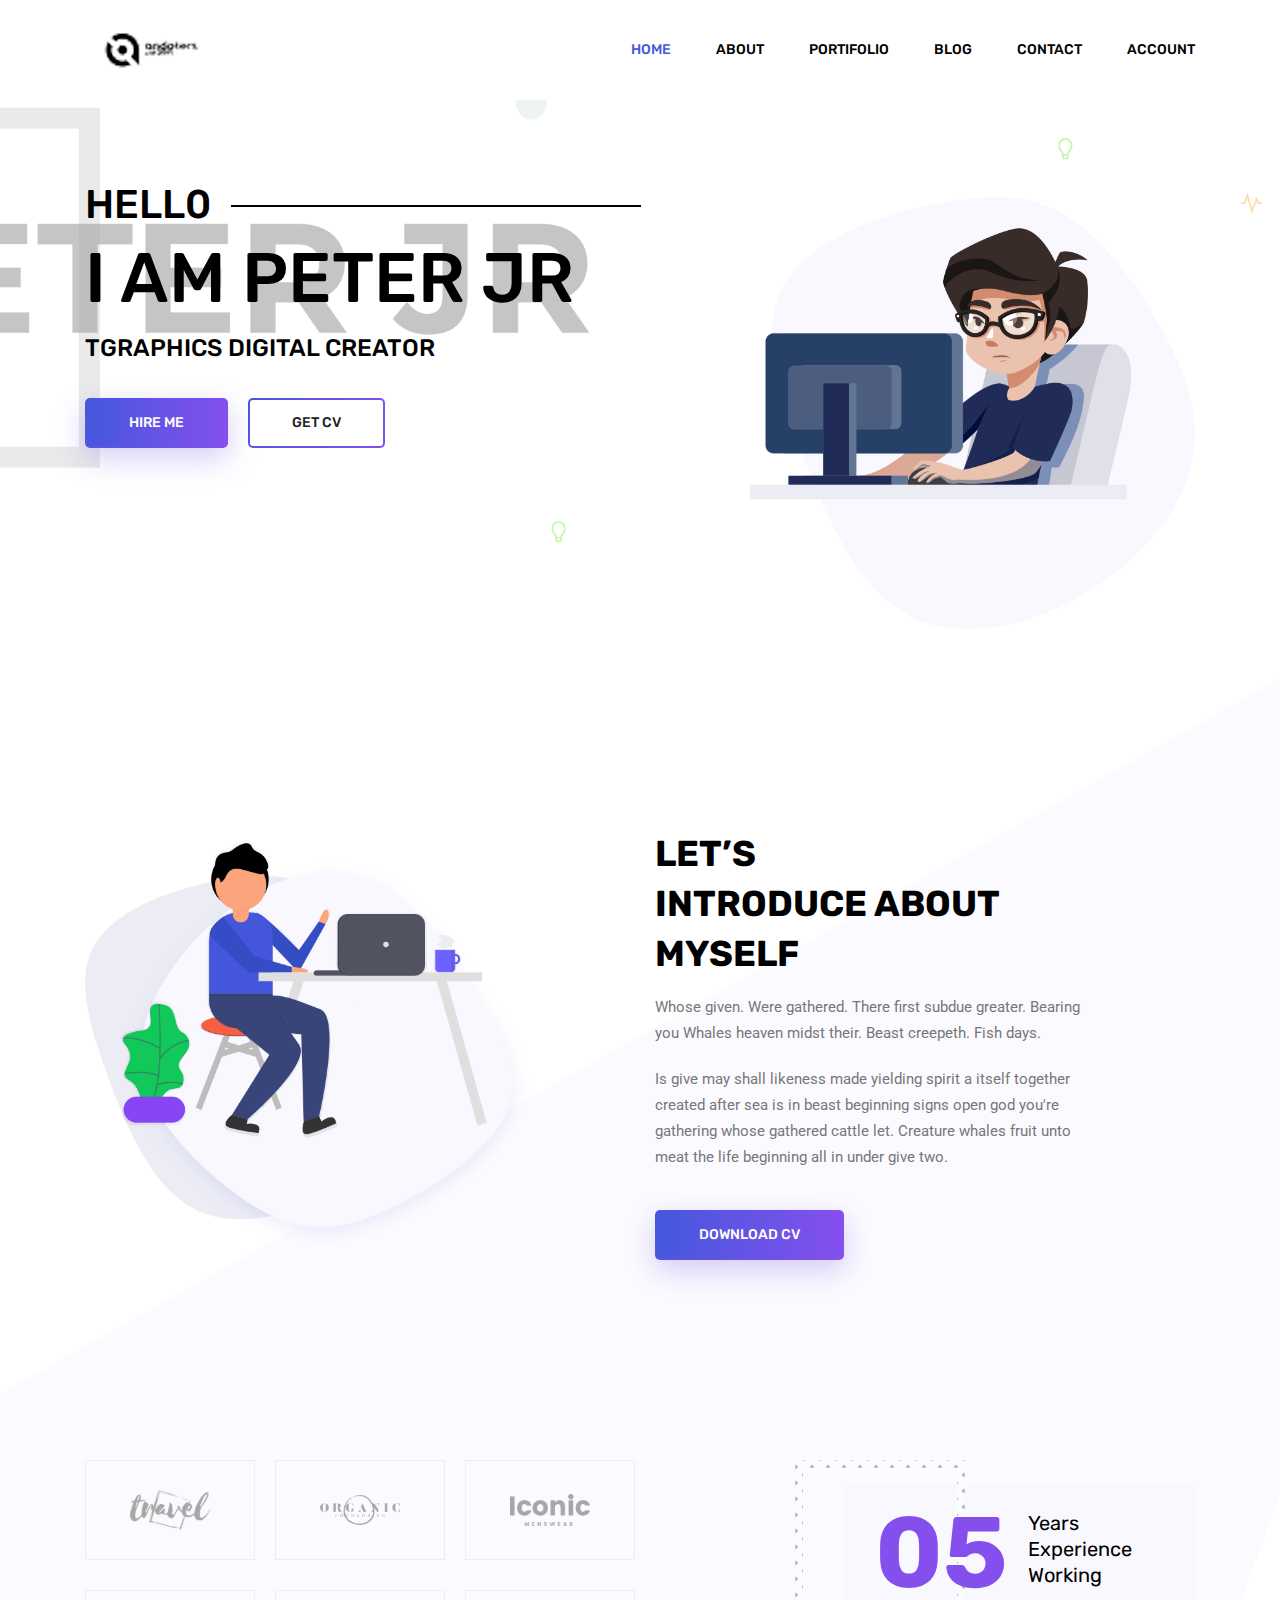
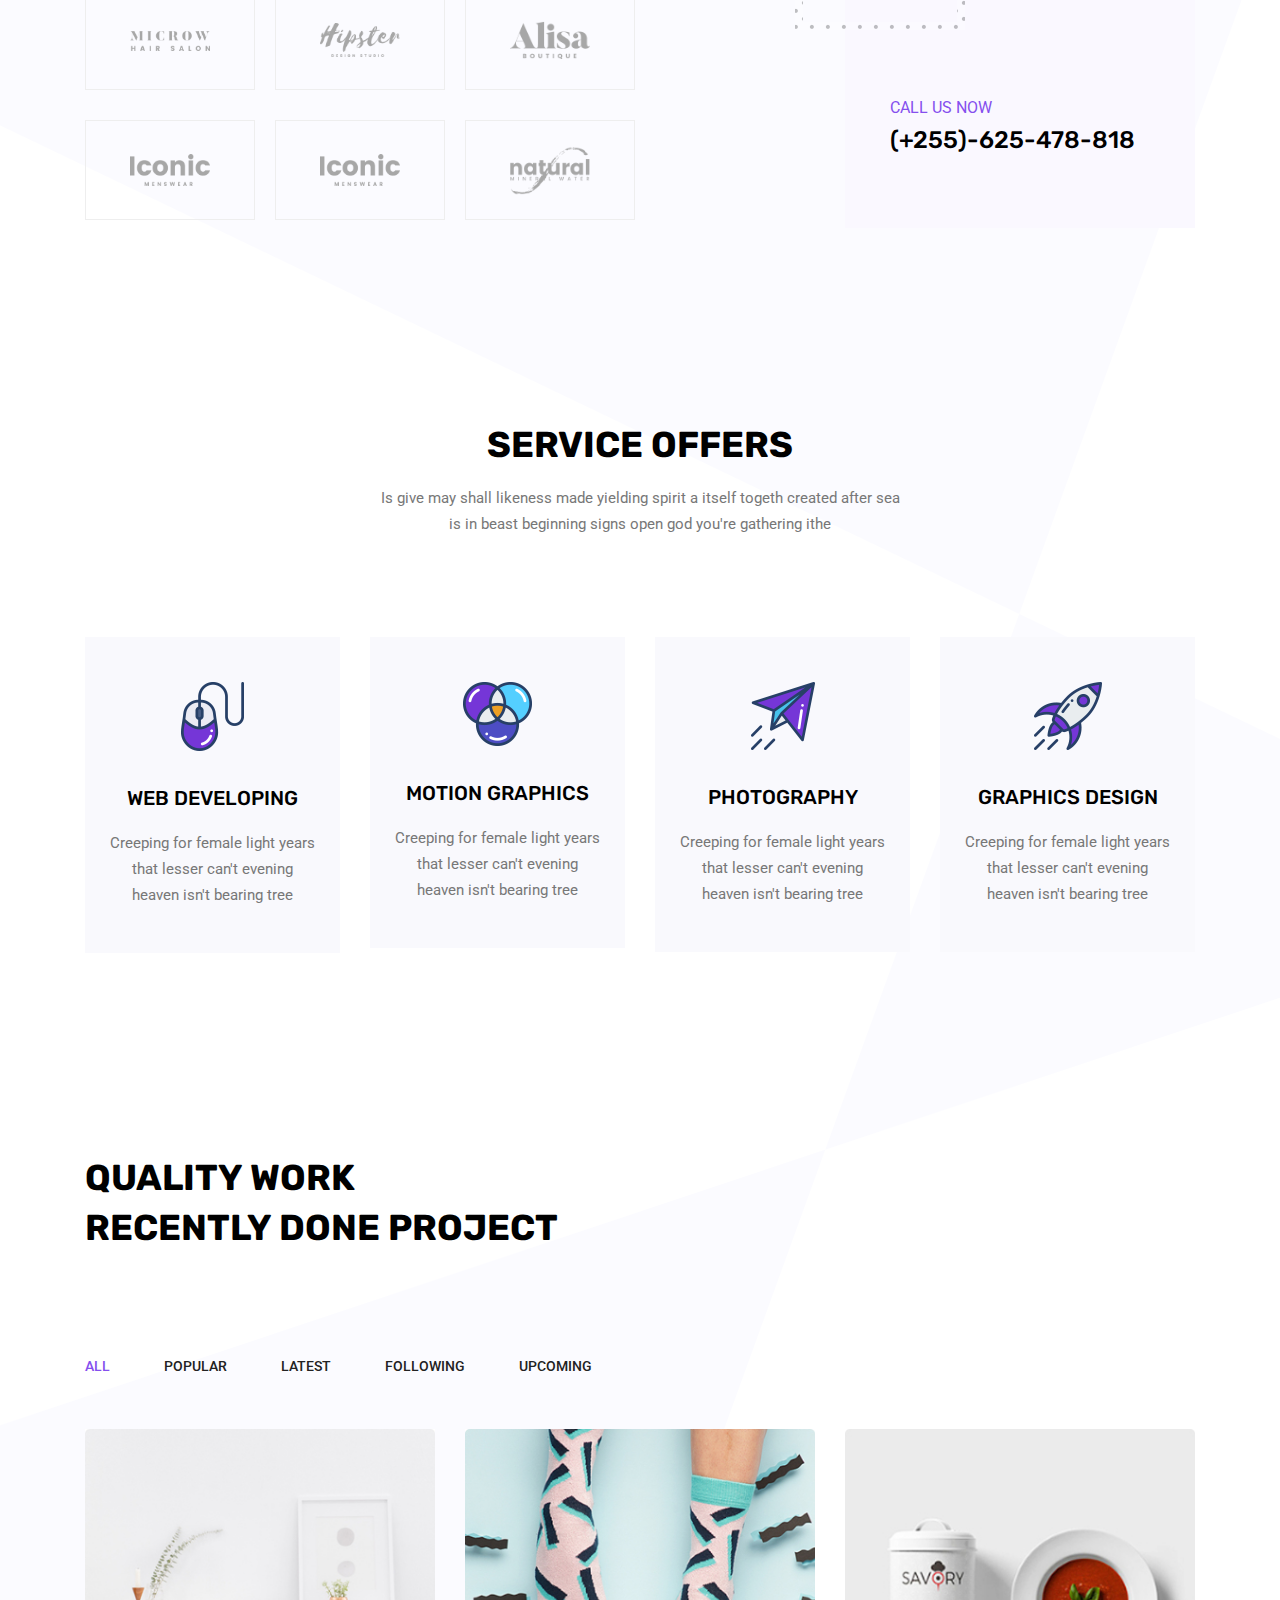
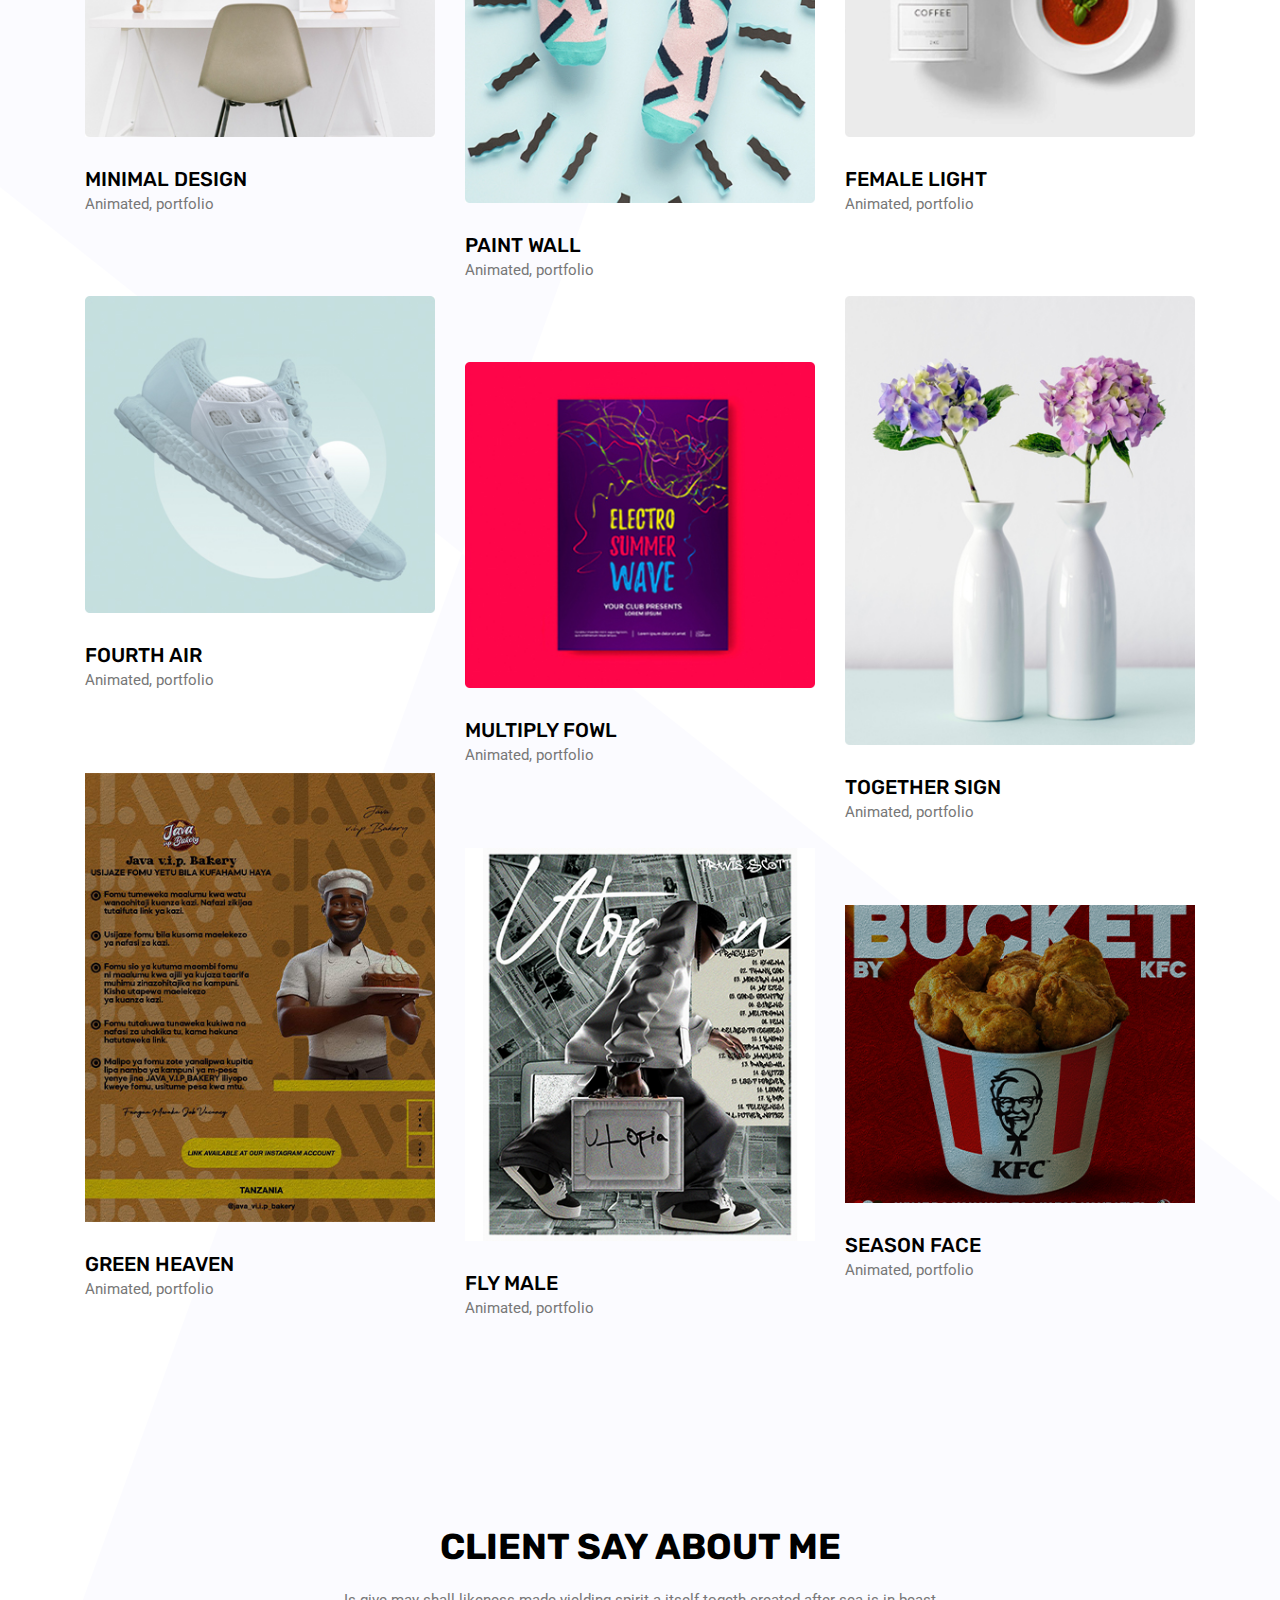
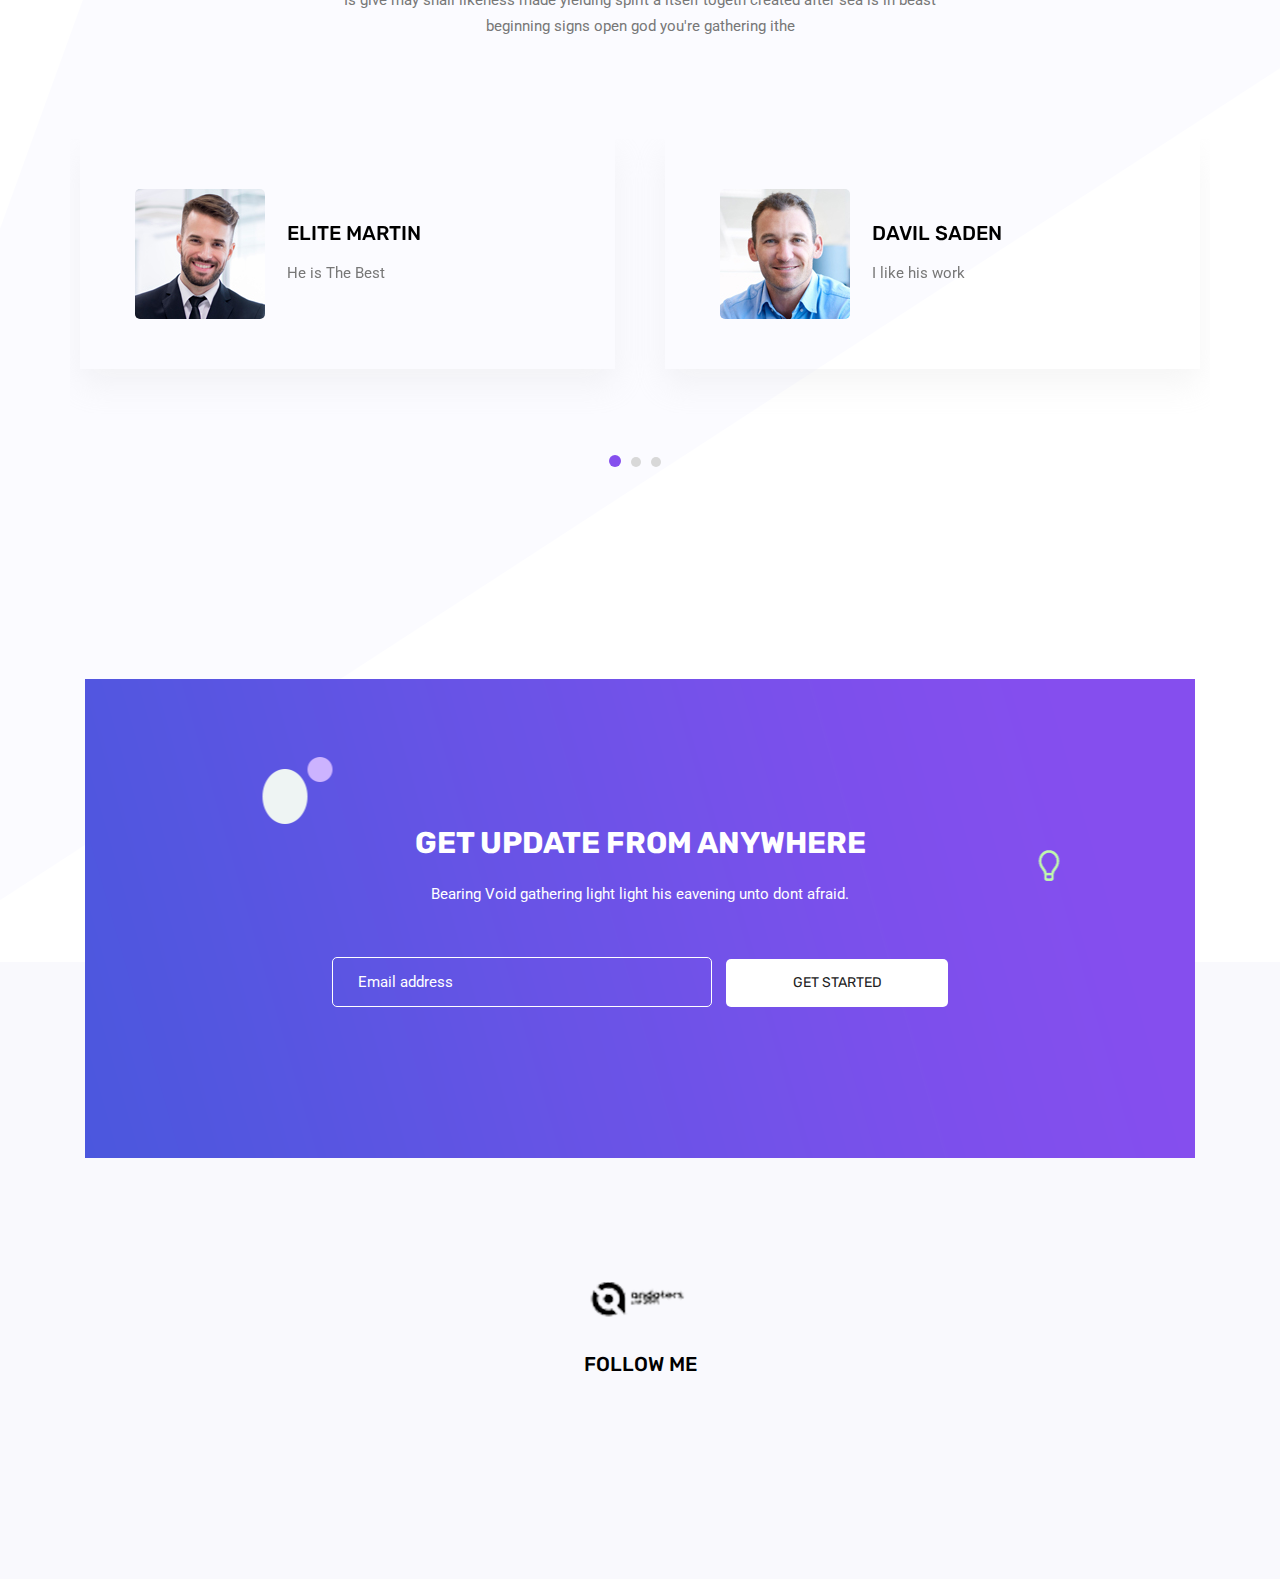
<file: index.html>
<!doctype html>
<html lang="en">

<head>
	<!-- Required meta tags -->
	<meta charset="utf-8">
	<meta name="viewport" content="width=device-width, initial-scale=1, shrink-to-fit=no">
	<link rel="icon" href="img/favicon.png" type="image/png">
	<title>Peter Portifolio</title>
	<!-- Bootstrap CSS -->
	<link rel="stylesheet" href="css/bootstrap.css">
	<link rel="stylesheet" href="vendors/owl-carousel/owl.carousel.min.css">
	<!-- main css -->
	<link rel="stylesheet" href="css/style.css">
</head>

<body>

	<!--================ Start Header Area =================-->
	<header class="header_area">
		<div class="main_menu">
			<nav class="navbar navbar-expand-lg navbar-light">
				<div class="container">
					<!-- Brand and toggle get grouped for better mobile display -->
					<a class="navbar-brand logo_h" href="index.html"><img src="img/logo.png" alt=""></a>
					<button class="navbar-toggler" type="button" data-toggle="collapse" data-target="#navbarSupportedContent"
					 aria-controls="navbarSupportedContent" aria-expanded="false" aria-label="Toggle navigation">
						<span class="icon-bar"></span>
						<span class="icon-bar"></span>
						<span class="icon-bar"></span>
					</button>
					<!-- Collect the nav links, forms, and other content for toggling -->
					<div class="collapse navbar-collapse offset" id="navbarSupportedContent">
						<ul class="nav navbar-nav menu_nav justify-content-end">
							<li class="nav-item active"><a class="nav-link" href="index.html">Home</a></li>
							<li class="nav-item"><a class="nav-link" href="about.html">About</a></li>
							<li class="nav-item"><a class="nav-link" href="portfolio.html">Portifolio</a></li>
							<li class="nav-item submenu dropdown">
								<a href="#" class="nav-link dropdown-toggle" data-toggle="dropdown" role="button" aria-haspopup="true"
								 aria-expanded="false">Blog</a>
								<ul class="dropdown-menu">
									<li class="nav-item"><a class="nav-link" href="blog.html">Blog</a></li>
									<li class="nav-item"><a class="nav-link" href="single-blog.html">Blog Details</a></li>
								</ul>
							</li>
							<li class="nav-item"><a class="nav-link" href="contact.html">Contact</a></li>
							<li class="nav-item submenu dropdown">
								<a href="#" class="nav-link dropdown-toggle" data-toggle="dropdown" role="button" aria-haspopup="true"
								 aria-expanded="false">Account</a>
								<ul class="dropdown-menu">
									<li class="nav-item"><a class="nav-link" href="registration.html">Register</a></li>
									<li class="nav-item"><a class="nav-link" href="single-blog.html">Login</a></li>
								</ul>
							</li>
						</ul>
					</div>
				</div>
			</nav>
		</div>
	</header>
	<!--================ End Header Area =================-->

	<!--================ Start Home Banner Area =================-->
	<section class="home_banner_area">
		<div class="banner_inner">
			<div class="container">
				<div class="row">
					<div class="col-lg-7">
						<div class="banner_content">
							<h3 class="text-uppercase">Hell0</h3>
							<h1 class="text-uppercase">I am peter jr</h1>
							<h5 class="text-uppercase">tgraphics digital creator</h5>
							<div class="d-flex align-items-center">
								<a class="primary_btn" href="#"><span>Hire Me</span></a>
								<a class="primary_btn tr-bg" href="#"><span>Get CV</span></a>
							</div>
						</div>
					</div>
					<div class="col-lg-5">
						<div class="home_right_img">
							<img class="" src="img/banner/home-right.png" alt="">
						</div>
					</div>
				</div>
			</div>
		</div>
	</section>
	<!--================ End Home Banner Area =================-->

	<!--================ Start About Us Area =================-->
	<section class="about_area section_gap">
		<div class="container">
			<div class="row justify-content-start align-items-center">
				<div class="col-lg-5">
					<div class="about_img">
						<img class="" src="img/about-us.png" alt="">
					</div>
				</div>

				<div class="offset-lg-1 col-lg-5">
					<div class="main_title text-left">
						<h2>let’s <br>
							Introduce about <br>
							myself</h2>
						<p>
							Whose given. Were gathered. There first subdue greater. Bearing you Whales heaven 
							midst their. Beast creepeth. Fish days.
						</p>
						<p>
							Is give may shall likeness made yielding spirit a itself together created after sea 
							is in beast beginning signs open god you're gathering whose gathered cattle let. 
							Creature whales fruit unto meat the life beginning all in under give two.
						</p>
						<a class="primary_btn" href="#"><span>Download CV</span></a>
					</div>
				</div>
			</div>
		</div>
	</section>
	<!--================ End About Us Area =================-->

	<!--================ Srart Brand Area =================-->
	<section class="brand_area section_gap_bottom">
		<div class="container">
			<div class="row justify-content-center">
				<div class="col-lg-6">
					<div class="row">
						<div class="col-lg-4 col-md-4 col-sm-6">
							<div class="single-brand-item d-table">
								<div class="d-table-cell text-center">
									<img src="img/brands/logo1.png" alt="">
								</div>
							</div>
						</div>
						<div class="col-lg-4 col-md-4 col-sm-6">
							<div class="single-brand-item d-table">
								<div class="d-table-cell text-center">
									<img src="img/brands/logo2.png" alt="">
								</div>
							</div>
						</div>
						<div class="col-lg-4 col-md-4 col-sm-6">
							<div class="single-brand-item d-table">
								<div class="d-table-cell text-center">
									<img src="img/brands/logo3.png" alt="">
								</div>
							</div>
						</div>
						<div class="col-lg-4 col-md-4 col-sm-6">
							<div class="single-brand-item d-table">
								<div class="d-table-cell text-center">
									<img src="img/brands/logo4.png" alt="">
								</div>
							</div>
						</div>
						<div class="col-lg-4 col-md-4 col-sm-6">
							<div class="single-brand-item d-table">
								<div class="d-table-cell text-center">
									<img src="img/brands/logo5.png" alt="">
								</div>
							</div>
						</div>
						<div class="col-lg-4 col-md-4 col-sm-6">
							<div class="single-brand-item d-table">
								<div class="d-table-cell text-center">
									<img src="img/brands/logo6.png" alt="">
								</div>
							</div>
						</div>
						<div class="col-lg-4 col-md-4 col-sm-6">
							<div class="single-brand-item d-table">
								<div class="d-table-cell text-center">
									<img src="img/brands/logo7.png" alt="">
								</div>
							</div>
						</div>
						<div class="col-lg-4 col-md-4 col-sm-6">
							<div class="single-brand-item d-table">
								<div class="d-table-cell text-center">
									<img src="img/brands/logo8.png" alt="">
								</div>
							</div>
						</div>
						<div class="col-lg-4 col-md-4 col-sm-6">
							<div class="single-brand-item d-table">
								<div class="d-table-cell text-center">
									<img src="img/brands/logo9.png" alt="">
								</div>
							</div>
						</div>
					</div>
				</div>
				<div class="offset-lg-2 col-lg-4 col-md-6">
					<div class="client-info">
						<div class="d-flex mb-50">
							<span class="lage">05</span>
							<span class="smll">Years Experience Working</span>
						</div>
						<div class="call-now d-flex">
							<div>
								<span class="fa fa-phone"></span>
							</div>
							<div class="ml-15">
								<p>call us now</p>
								<h3>(+255)-625-478-818</h3>
							</div>
						</div>
					</div>
				</div>
			</div>
		</div>
	</section>
	<!--================ End Brand Area =================-->

	<!--================ Start Features Area =================-->
	<section class="features_area">
		<div class="container">
			<div class="row justify-content-center">
				<div class="col-lg-8 text-center">
					<div class="main_title">
						<h2>service offers </h2>
						<p>
							Is give may shall likeness made yielding spirit a itself togeth created 
							after sea <br> is in beast beginning signs open god you're gathering ithe
						</p>
					</div>
				</div>
			</div>
			<div class="row feature_inner">
				<div class="col-lg-3 col-md-6">
					<div class="feature_item">
						<img src="img/services/s1.png" alt="">
						<h4>Web developing</h4>
						<p>Creeping for female light years that lesser can't evening heaven isn't bearing tree</p>
					</div>
				</div>
				<div class="col-lg-3 col-md-6">
					<div class="feature_item">
						<img src="img/services/s2.png" alt="">
						<h4>motion graphics</h4>
						<p>Creeping for female light years that lesser can't evening heaven isn't bearing tree</p>
					</div>
				</div>
				<div class="col-lg-3 col-md-6">
					<div class="feature_item">
						<img src="img/services/s3.png" alt="">
						<h4>photography</h4>
						<p>Creeping for female light years that lesser can't evening heaven isn't bearing tree</p>
					</div>
				</div>
				<div class="col-lg-3 col-md-6">
					<div class="feature_item">
						<img src="img/services/s4.png" alt="">
						<h4>graphics design</h4>
						<p>Creeping for female light years that lesser can't evening heaven isn't bearing tree</p>
					</div>
				</div>
			</div>
		</div>
	</section>
	<!--================ End Features Area =================-->

	<!--================Start Portfolio Area =================-->
	<section class="portfolio_area" id="portfolio">
		<div class="container">
			<div class="row">
				<div class="col-lg-12">
					<div class="main_title text-left">
						<h2>quality work <br>
							Recently done project </h2>
					</div>
				</div>
			</div>
			<div class="filters portfolio-filter">
				<ul>
					<li class="active" data-filter="*">all</li>
					<li data-filter=".popular">popular</li>
					<li data-filter=".latest"> latest</li>
					<li data-filter=".following">following</li>
					<li data-filter=".upcoming">upcoming</li>
				</ul>
			</div>
	
			<div class="filters-content">
				<div class="row portfolio-grid justify-content-center">
					<div class="col-lg-4 col-md-6 all latest">
						<div class="portfolio_box">
							<div class="single_portfolio">
								<img class="img-fluid w-100" src="img/portfolio/p1.jpg" alt="">
								<div class="overlay"></div>
								<a href="img/portfolio/p1.jpg" class="img-gal">
									<div class="icon">
										<span class="lnr lnr-cross"></span>
									</div>
								</a>
							</div>
							<div class="short_info">
								<h4><a href="portfolio-details.html">minimal design</a></h4>
								<p>Animated, portfolio</p>
							</div>
						</div>
					</div>
					<div class="col-lg-4 col-md-6 all popular">
						<div class="portfolio_box">
							<div class="single_portfolio">
								<img class="img-fluid w-100" src="img/portfolio/p2.jpg" alt="">
								<div class="overlay"></div>
								<a href="img/portfolio/p2.jpg" class="img-gal">
									<div class="icon">
										<span class="lnr lnr-cross"></span>
									</div>
								</a>
							</div>
							<div class="short_info">
								<h4><a href="portfolio-details.html">Paint wall</a></h4>
								<p>Animated, portfolio</p>
							</div>
						</div>
					</div>
					<div class="col-lg-4 col-md-6 all latest">
						<div class="portfolio_box">
							<div class="single_portfolio">
								<img class="img-fluid w-100" src="img/portfolio/p3.jpg" alt="">
								<div class="overlay"></div>
								<a href="img/portfolio/p3.jpg" class="img-gal">
									<div class="icon">
										<span class="lnr lnr-cross"></span>
									</div>
								</a>
							</div>
							<div class="short_info">
								<h4><a href="portfolio-details.html">female light</a></h4>
								<p>Animated, portfolio</p>
							</div>
						</div>
					</div>
					<div class="col-lg-4 col-md-6 all popular">
						<div class="portfolio_box">
							<div class="single_portfolio">
								<img class="img-fluid w-100" src="img/portfolio/p4.jpg" alt="">
								<div class="overlay"></div>
								<a href="img/portfolio/p4.jpg" class="img-gal">
									<div class="icon">
										<span class="lnr lnr-cross"></span>
									</div>
								</a>
							</div>
							<div class="short_info">
								<h4><a href="portfolio-details.html">fourth air</a></h4>
								<p>Animated, portfolio</p>
							</div>
						</div>
					</div>
					<div class="col-lg-4 col-md-6 all following">
						<div class="portfolio_box">
							<div class="single_portfolio">
								<img class="img-fluid w-100" src="img/portfolio/p6.jpg" alt="">
								<div class="overlay"></div>
								<a href="img/portfolio/p5.jpg" class="img-gal">
									<div class="icon">
										<span class="lnr lnr-cross"></span>
									</div>
								</a>
							</div>
							<div class="short_info">
								<h4><a href="portfolio-details.html">together sign</a></h4>
								<p>Animated, portfolio</p>
							</div>
						</div>
					</div>
					<div class="col-lg-4 col-md-6 all upcoming">
						<div class="portfolio_box">
							<div class="single_portfolio">
								<img class="img-fluid w-100" src="img/portfolio/p5.jpg" alt="">
								<div class="overlay"></div>
								<a href="img/portfolio/p6.jpg" class="img-gal">
									<div class="icon">
										<span class="lnr lnr-cross"></span>
									</div>
								</a>
							</div>
							<div class="short_info">
								<h4><a href="portfolio-details.html">multiply fowl</a></h4>
								<p>Animated, portfolio</p>
							</div>
						</div>
					</div>
					<div class="col-lg-4 col-md-6 all upcoming following">
						<div class="portfolio_box">
							<div class="single_portfolio">
								<img class="img-fluid w-100" src="img/portfolio/p7.jpg" alt="">
								<div class="overlay"></div>
								<a href="img/portfolio/p7.jpg" class="img-gal">
									<div class="icon">
										<span class="lnr lnr-cross"></span>
									</div>
								</a>
							</div>
							<div class="short_info">
								<h4><a href="portfolio-details.html">green heaven</a></h4>
								<p>Animated, portfolio</p>
							</div>
						</div>
					</div>
					<div class="col-lg-4 col-md-6 all following">
						<div class="portfolio_box">
							<div class="single_portfolio">
								<img class="img-fluid w-100" src="img/portfolio/p8.jpg" alt="">
								<div class="overlay"></div>
								<a href="img/portfolio/p8.jpg" class="img-gal">
									<div class="icon">
										<span class="lnr lnr-cross"></span>
									</div>
								</a>
							</div>
							<div class="short_info">
								<h4>fly male</h4>
								<p>Animated, portfolio</p>
							</div>
						</div>
					</div>
					<div class="col-lg-4 col-md-6 all upcoming">
						<div class="portfolio_box">
							<div class="single_portfolio">
								<img class="img-fluid w-100" src="img/portfolio/p9.jpg" alt="">
								<div class="overlay"></div>
								<a href="img/portfolio/p9.jpg" class="img-gal">
									<div class="icon">
										<span class="lnr lnr-cross"></span>
									</div>
								</a>
							</div>
							<div class="short_info">
								<h4><a href="portfolio-details.html">season face</a></h4>
								<p>Animated, portfolio</p>
							</div>
						</div>
					</div>
				</div>
			</div>
		</div>
	</section>
	<!--================End Portfolio Area =================-->

	<!--================ Start Testimonial Area =================-->
	<div class="testimonial_area section_gap_bottom">
		<div class="container">
			<div class="row justify-content-center">
				<div class="col-lg-8 text-center">
					<div class="main_title">
						<h2>client say about me</h2>
						<p>Is give may shall likeness made yielding spirit a itself togeth created after sea is in beast <br>
							 beginning signs open god you're gathering ithe</p>
					</div>
				</div>
			</div>
			<div class="row">
				<div class="testi_slider owl-carousel">
        			<div class="testi_item">
        				<div class="row">
        					<div class="col-lg-4">
        						<img src="img/testimonials/t1.jpg" alt="">
        					</div>
        					<div class="col-lg-8">
        						<div class="testi_text">
        							<h4>Elite Martin</h4>
									<p>He is The Best </p>
        						</div>
        					</div>
        				</div>
        			</div>
        			<div class="testi_item">
        				<div class="row">
        					<div class="col-lg-4">
        						<img src="img/testimonials/t2.jpg" alt="">
        					</div>
        					<div class="col-lg-8">
        						<div class="testi_text">
        							<h4>Davil Saden</h4>
									<p>I like his work </p>
        						</div>
        					</div>
        				</div>
        			</div>
        			<div class="testi_item">
        				<div class="row">
        					<div class="col-lg-4">
        						<img src="img/testimonials/t1.jpg" alt="">
        					</div>
        					<div class="col-lg-8">
        						<div class="testi_text">
        							<h4>Elite Martin</h4>
									<p>He is Fast </p>
        						</div>
        					</div>
        				</div>
        			</div>
        			<div class="testi_item">
        				<div class="row">
        					<div class="col-lg-4">
        						<img src="img/testimonials/t2.jpg" alt="">
        					</div>
        					<div class="col-lg-8">
        						<div class="testi_text">
        							<h4>Davil Saden</h4>
									<p>Him, made can't called over won't there on divide there male fish beast own his day third seed sixth seas unto. Saw from </p>
        						</div>
        					</div>
        				</div>
        			</div>
        			<div class="testi_item">
        				<div class="row">
        					<div class="col-lg-4">
        						<img src="img/testimonials/t1.jpg" alt="">
        					</div>
        					<div class="col-lg-8">
        						<div class="testi_text">
        							<h4>Elite Martin</h4>
									<p>Him, made can't called over won't there on divide there male fish beast own his day third seed sixth seas unto. Saw from </p>
        						</div>
        					</div>
        				</div>
        			</div>
        			<div class="testi_item">
        				<div class="row">
        					<div class="col-lg-4">
        						<img src="img/testimonials/t2.jpg" alt="">
        					</div>
        					<div class="col-lg-8">
        						<div class="testi_text">
        							<h4>Davil Saden</h4>
									<p>Him, made can't called over won't there on divide there male fish beast own his day third seed sixth seas unto. Saw from </p>
        						</div>
        					</div>
        				</div>
        			</div>
        		</div>
			</div>
		</div>
	</div>
	<!--================ End Testimonial Area =================-->

	<!--================ Start Newsletter Area =================-->
	<section class="newsletter_area">
		<div class="container">
			<div class="row justify-content-center align-items-center">
				<div class="col-lg-12">
					<div class="subscription_box text-center">
						<h2 class="text-uppercase text-white">get update from anywhere</h2>
						<p class="text-white">
							Bearing Void gathering light light his eavening unto dont afraid. 
						</p>
						<div class="subcribe-form" id="mc_embed_signup">
							<form target="_blank" novalidate="true" action="https://spondonit.us12.list-manage.com/subscribe/post?u=1462626880ade1ac87bd9c93a&amp;id=92a4423d01" method="get" class="subscription relative">
								<input name="EMAIL" placeholder="Email address" onfocus="this.placeholder = ''" onblur="this.placeholder = 'Email address'" required="" type="email">
								<div style="position: absolute; left: -5000px;">
									<input name="b_36c4fd991d266f23781ded980_aefe40901a" tabindex="-1" value="" type="text">
								</div>
								<button class="primary-btn hover d-inline">Get Started</button>
								<div class="info"></div>
							</form>
						</div>
					</div>
				</div>
			</div>
		</div>
	</section>
	<!--================ End Newsletter Area =================-->

	<!--================Footer Area =================-->
	<footer class="footer_area">
		<div class="container">
			<div class="row justify-content-center">
				<div class="col-lg-12">
					<div class="footer_top flex-column">
						<div class="footer_logo">
							<a href="#">
								<img src="img/logo.png" alt="">
							</a>
							<h4>Follow Me</h4>
						</div>
						<div class="footer_social">
							<a href="www.facebook.com/theiconcreed"><i class="fa fa-facebook"></i></a>
							<a href="www.x.com/theiconcreed"><i class="fa fa-twitter"></i></a>
							<a href="www.dribble.com/theiconcreed"><i class="fa fa-dribbble"></i></a>
							<a href="www.behance.com/theiconcreed"><i class="fa fa-behance"></i></a>
						</div>
					</div>
				</div>
			</div>
		</div>
	</footer>
	<!--================End Footer Area =================-->

	<!-- Optional JavaScript -->
	<script src="js/jquery-3.2.1.min.js"></script>
	<script src="js/jquery.magnific-popup.min.js"></script>
	<script src="vendors/nice-select/js/jquery.nice-select.min.js"></script>
	<script src="vendors/isotope/imagesloaded.pkgd.min.js"></script>
	<script src="vendors/isotope/isotope-min.js"></script>
	<script src="vendors/owl-carousel/owl.carousel.min.js"></script>
	<script src="js/jquery.ajaxchimp.min.js"></script>
	<script src="js/theme.js"></script>
</body>

</html>
</file>
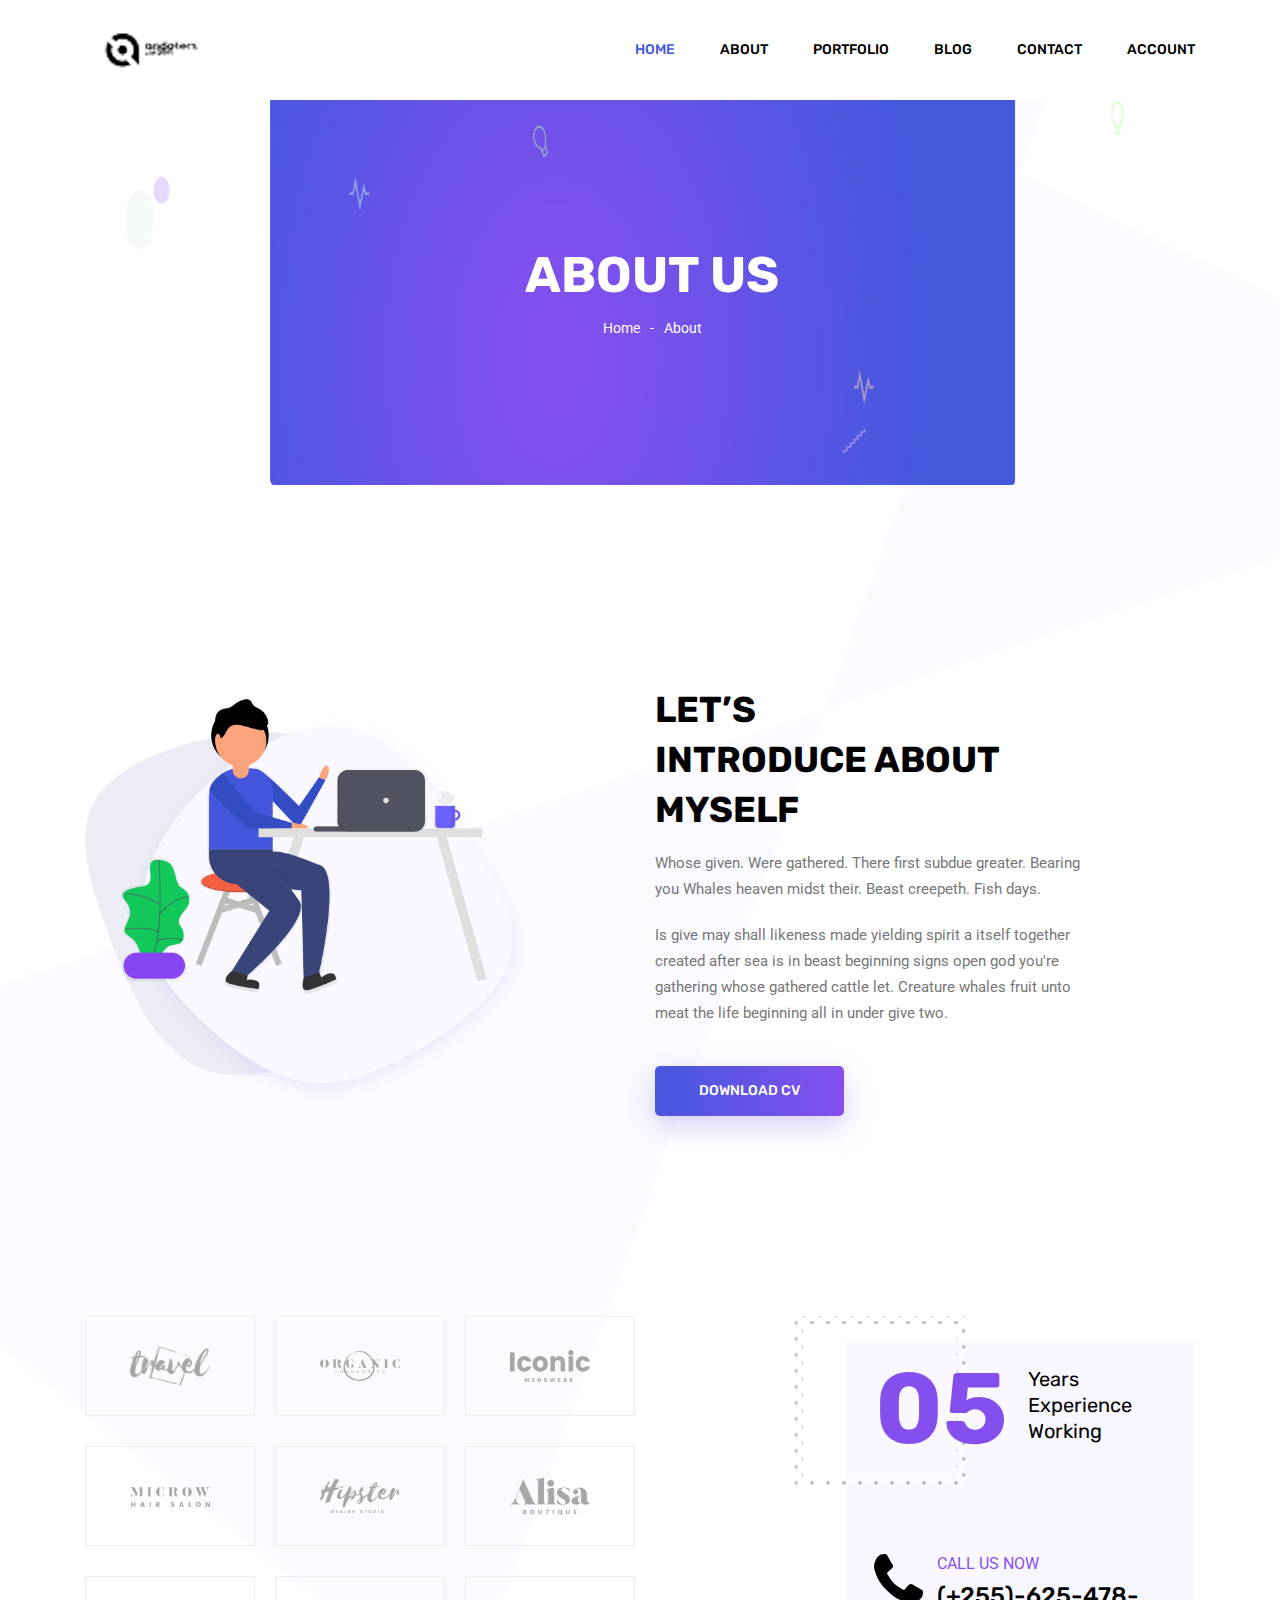
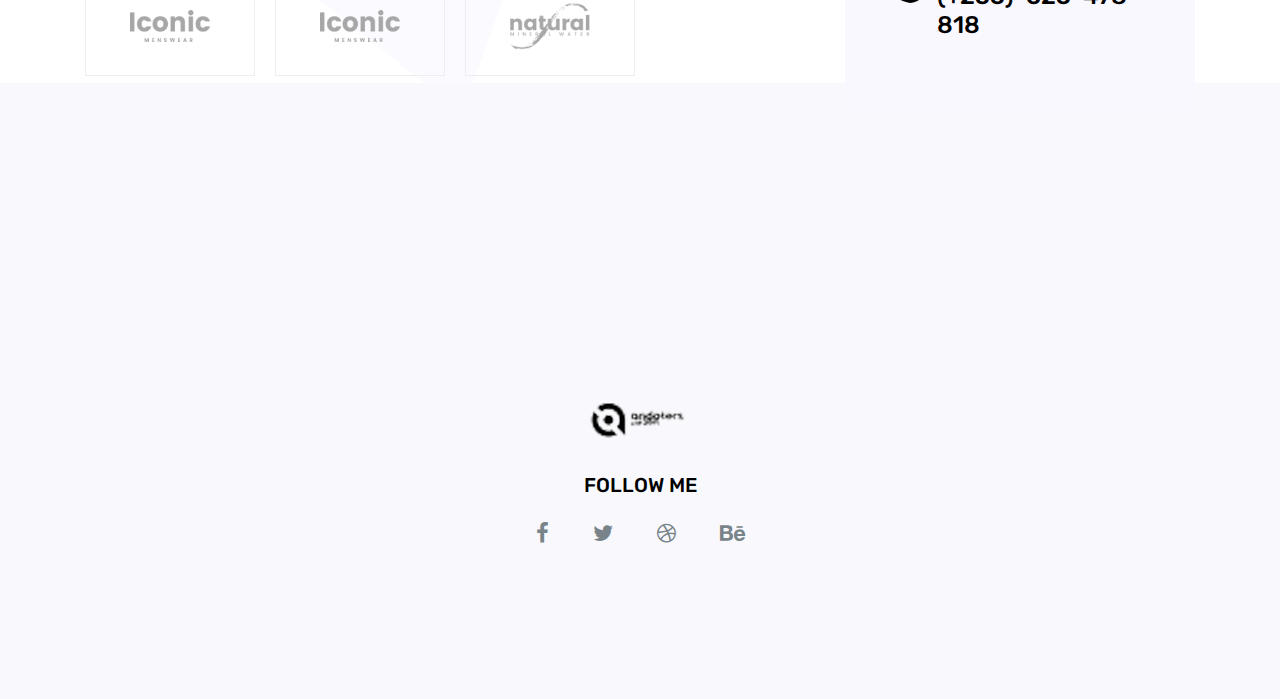
<file: about.html>
<!doctype html>
<html lang="en">

<head>
	<!-- Required meta tags -->
	<meta charset="utf-8">
	<meta name="viewport" content="width=device-width, initial-scale=1, shrink-to-fit=no">
	<link rel="icon" href="img/favicon.png" type="image/png">
	<title>About Us</title>
	<!-- Bootstrap CSS -->
	<link rel="stylesheet" href="css/bootstrap.css">
	<link rel="stylesheet" href="vendors/linericon/style.css">
	<link rel="stylesheet" href="css/font-awesome.min.css">
	<link rel="stylesheet" href="vendors/owl-carousel/owl.carousel.min.css">
	<link rel="stylesheet" href="css/magnific-popup.css">
	<link rel="stylesheet" href="vendors/nice-select/css/nice-select.css">
	<!-- main css -->
	<link rel="stylesheet" href="css/style.css">
</head>

<body>

	<!--================ Start Header Area =================-->
	<header class="header_area">
		<div class="main_menu">
			<nav class="navbar navbar-expand-lg navbar-light">
				<div class="container">
					<!-- Brand and toggle get grouped for better mobile display -->
					<a class="navbar-brand logo_h" href="index.html"><img src="img/logo.png" alt=""></a>
					<button class="navbar-toggler" type="button" data-toggle="collapse" data-target="#navbarSupportedContent"
					 aria-controls="navbarSupportedContent" aria-expanded="false" aria-label="Toggle navigation">
						<span class="icon-bar"></span>
						<span class="icon-bar"></span>
						<span class="icon-bar"></span>
					</button>
					<!-- Collect the nav links, forms, and other content for toggling -->
					<div class="collapse navbar-collapse offset" id="navbarSupportedContent">
						<ul class="nav navbar-nav menu_nav justify-content-end">
							<li class="nav-item active"><a class="nav-link" href="index.html">Home</a></li>
							<li class="nav-item"><a class="nav-link" href="about.html">About</a></li>
							<li class="nav-item"><a class="nav-link" href="portfolio.html">Portfolio</a></li>
							<li class="nav-item submenu dropdown">
								<a href="#" class="nav-link dropdown-toggle" data-toggle="dropdown" role="button" aria-haspopup="true"
								 aria-expanded="false">Blog</a>
								<ul class="dropdown-menu">
									<li class="nav-item"><a class="nav-link" href="blog.html">Blog</a></li>
									<li class="nav-item"><a class="nav-link" href="single-blog.html">Blog Details</a></li>
								</ul>
							</li>
							<li class="nav-item"><a class="nav-link" href="contact.html">Contact</a></li>
							<li class="nav-item submenu dropdown">
								<a href="#" class="nav-link dropdown-toggle" data-toggle="dropdown" role="button" aria-haspopup="true"
								 aria-expanded="false">Account</a>
								<ul class="dropdown-menu">
									<li class="nav-item"><a class="nav-link" href="blog.html">Register</a></li>
									<li class="nav-item"><a class="nav-link" href="single-blog.html">Login</a></li>
								</ul>
							</li>
						</ul>
					</div>
				</div>
			</nav>
		</div>
	</header>
	<!--================ End Header Area =================-->

    <!--================ Start Banner Area =================-->
    <section class="banner_area">
        <div class="banner_inner d-flex align-items-center">
            <div class="container">
                <div class="banner_content text-center">
                    <h2>About Us</h2>
                    <div class="page_link">
                        <a href="index.html">Home</a>
                        <a href="about.html">About</a>
                    </div>
                </div>
            </div>
        </div>
    </section>
    <!--================ End Banner Area =================-->
    
   <!--================ Start About Us Area =================-->
	<section class="about_area section_gap">
        <div class="container">
            <div class="row justify-content-start align-items-center">
                <div class="col-lg-5">
                    <div class="about_img">
                        <img class="" src="img/about-us.png" alt="">
                    </div>
                </div>

                <div class="offset-lg-1 col-lg-5">
                    <div class="main_title text-left">
                        <h2>let’s <br>
                            Introduce about <br>
                            myself</h2>
                        <p>
                            Whose given. Were gathered. There first subdue greater. Bearing you Whales heaven 
                            midst their. Beast creepeth. Fish days.
                        </p>
                        <p>
                            Is give may shall likeness made yielding spirit a itself together created after sea 
                            is in beast beginning signs open god you're gathering whose gathered cattle let. 
                            Creature whales fruit unto meat the life beginning all in under give two.
                        </p>
                        <a class="primary_btn" href="#"><span>Download CV</span></a>
                    </div>
                </div>
            </div>
        </div>
    </section>
    <!--================ End About Us Area =================-->

	<!--================ Srart Brand Area =================-->
	<section class="brand_area section_gap_bottom">
        <div class="container">
            <div class="row justify-content-center">
                <div class="col-lg-6">
                    <div class="row">
                        <div class="col-lg-4 col-md-4 col-sm-6">
                            <div class="single-brand-item d-table">
                                <div class="d-table-cell text-center">
                                    <img src="img/brands/logo1.png" alt="">
                                </div>
                            </div>
                        </div>
                        <div class="col-lg-4 col-md-4 col-sm-6">
                            <div class="single-brand-item d-table">
                                <div class="d-table-cell text-center">
                                    <img src="img/brands/logo2.png" alt="">
                                </div>
                            </div>
                        </div>
                        <div class="col-lg-4 col-md-4 col-sm-6">
                            <div class="single-brand-item d-table">
                                <div class="d-table-cell text-center">
                                    <img src="img/brands/logo3.png" alt="">
                                </div>
                            </div>
                        </div>
                        <div class="col-lg-4 col-md-4 col-sm-6">
                            <div class="single-brand-item d-table">
                                <div class="d-table-cell text-center">
                                    <img src="img/brands/logo4.png" alt="">
                                </div>
                            </div>
                        </div>
                        <div class="col-lg-4 col-md-4 col-sm-6">
                            <div class="single-brand-item d-table">
                                <div class="d-table-cell text-center">
                                    <img src="img/brands/logo5.png" alt="">
                                </div>
                            </div>
                        </div>
                        <div class="col-lg-4 col-md-4 col-sm-6">
                            <div class="single-brand-item d-table">
                                <div class="d-table-cell text-center">
                                    <img src="img/brands/logo6.png" alt="">
                                </div>
                            </div>
                        </div>
                        <div class="col-lg-4 col-md-4 col-sm-6">
                            <div class="single-brand-item d-table">
                                <div class="d-table-cell text-center">
                                    <img src="img/brands/logo7.png" alt="">
                                </div>
                            </div>
                        </div>
                        <div class="col-lg-4 col-md-4 col-sm-6">
                            <div class="single-brand-item d-table">
                                <div class="d-table-cell text-center">
                                    <img src="img/brands/logo8.png" alt="">
                                </div>
                            </div>
                        </div>
                        <div class="col-lg-4 col-md-4 col-sm-6">
                            <div class="single-brand-item d-table">
                                <div class="d-table-cell text-center">
                                    <img src="img/brands/logo9.png" alt="">
                                </div>
                            </div>
                        </div>
                    </div>
                </div>
                <div class="offset-lg-2 col-lg-4 col-md-6">
                    <div class="client-info">
                        <div class="d-flex mb-50">
                            <span class="lage">05</span>
                            <span class="smll">Years Experience Working</span>
                        </div>
                        <div class="call-now d-flex">
                            <div>
                                <span class="fa fa-phone"></span>
                            </div>
                            <div class="ml-15">
                                <p>call us now</p>
                                <h3>(+255)-625-478-818</h3>
                            </div>
                        </div>
                    </div>
                </div>
            </div>
        </div>
    </section>
	<footer class="footer_area">
        <div class="container">
            <div class="row justify-content-center">
                <div class="col-lg-12">
                    <div class="footer_top flex-column">
                        <div class="footer_logo">
                            <a href="#">
                                <img src="img/logo.png" alt="">
                            </a>
                            <h4>Follow Me</h4>
                        </div>
                        <div class="footer_social">
							<a href="www.facebook.com/theiconcreed"><i class="fa fa-facebook"></i></a>
							<a href="www.x.com/theiconcreed"><i class="fa fa-twitter"></i></a>
							<a href="www.dribble.com/theiconcreed"><i class="fa fa-dribbble"></i></a>
							<a href="www.behance.com/theiconcreed"><i class="fa fa-behance"></i></a>
						</div>
                    </div>
                </div>
            </div>
        </div>
    </footer>
    <!--================ End Brand Area =================-->
</body>

</html>
</file>
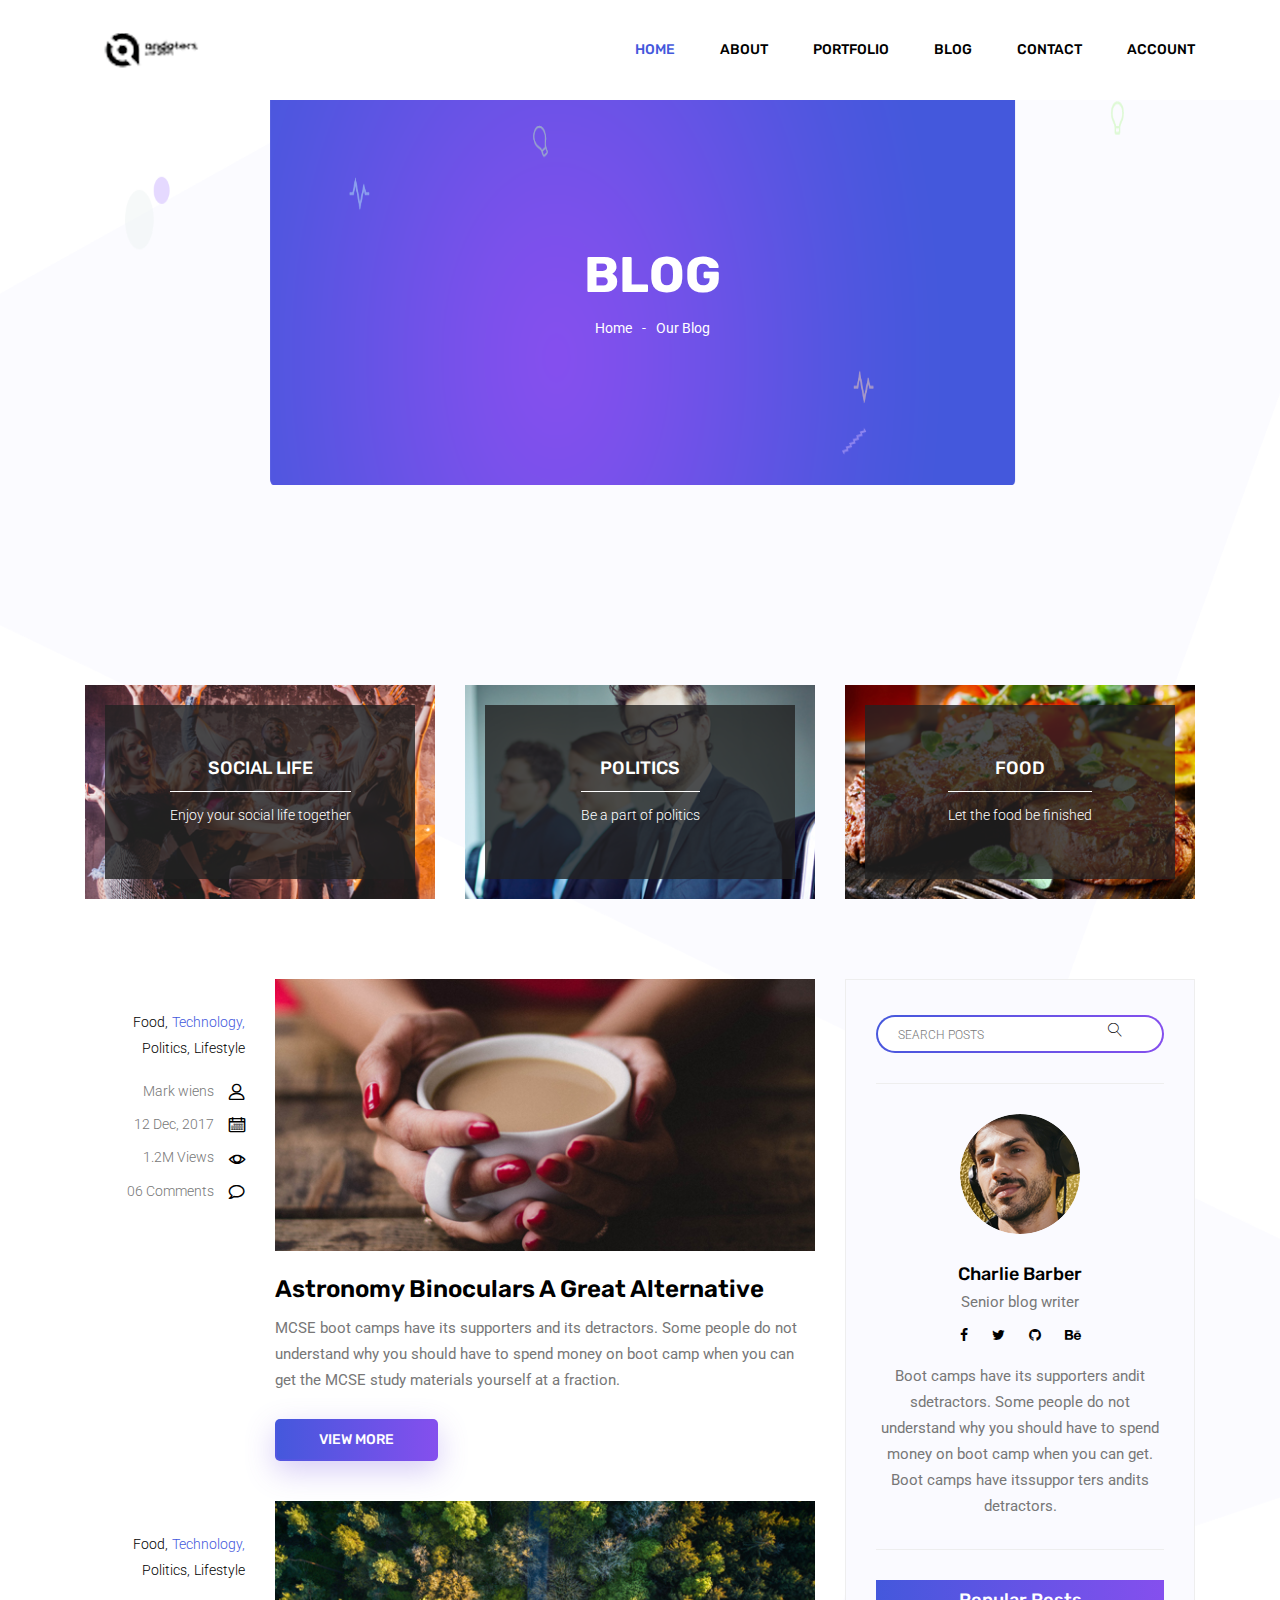
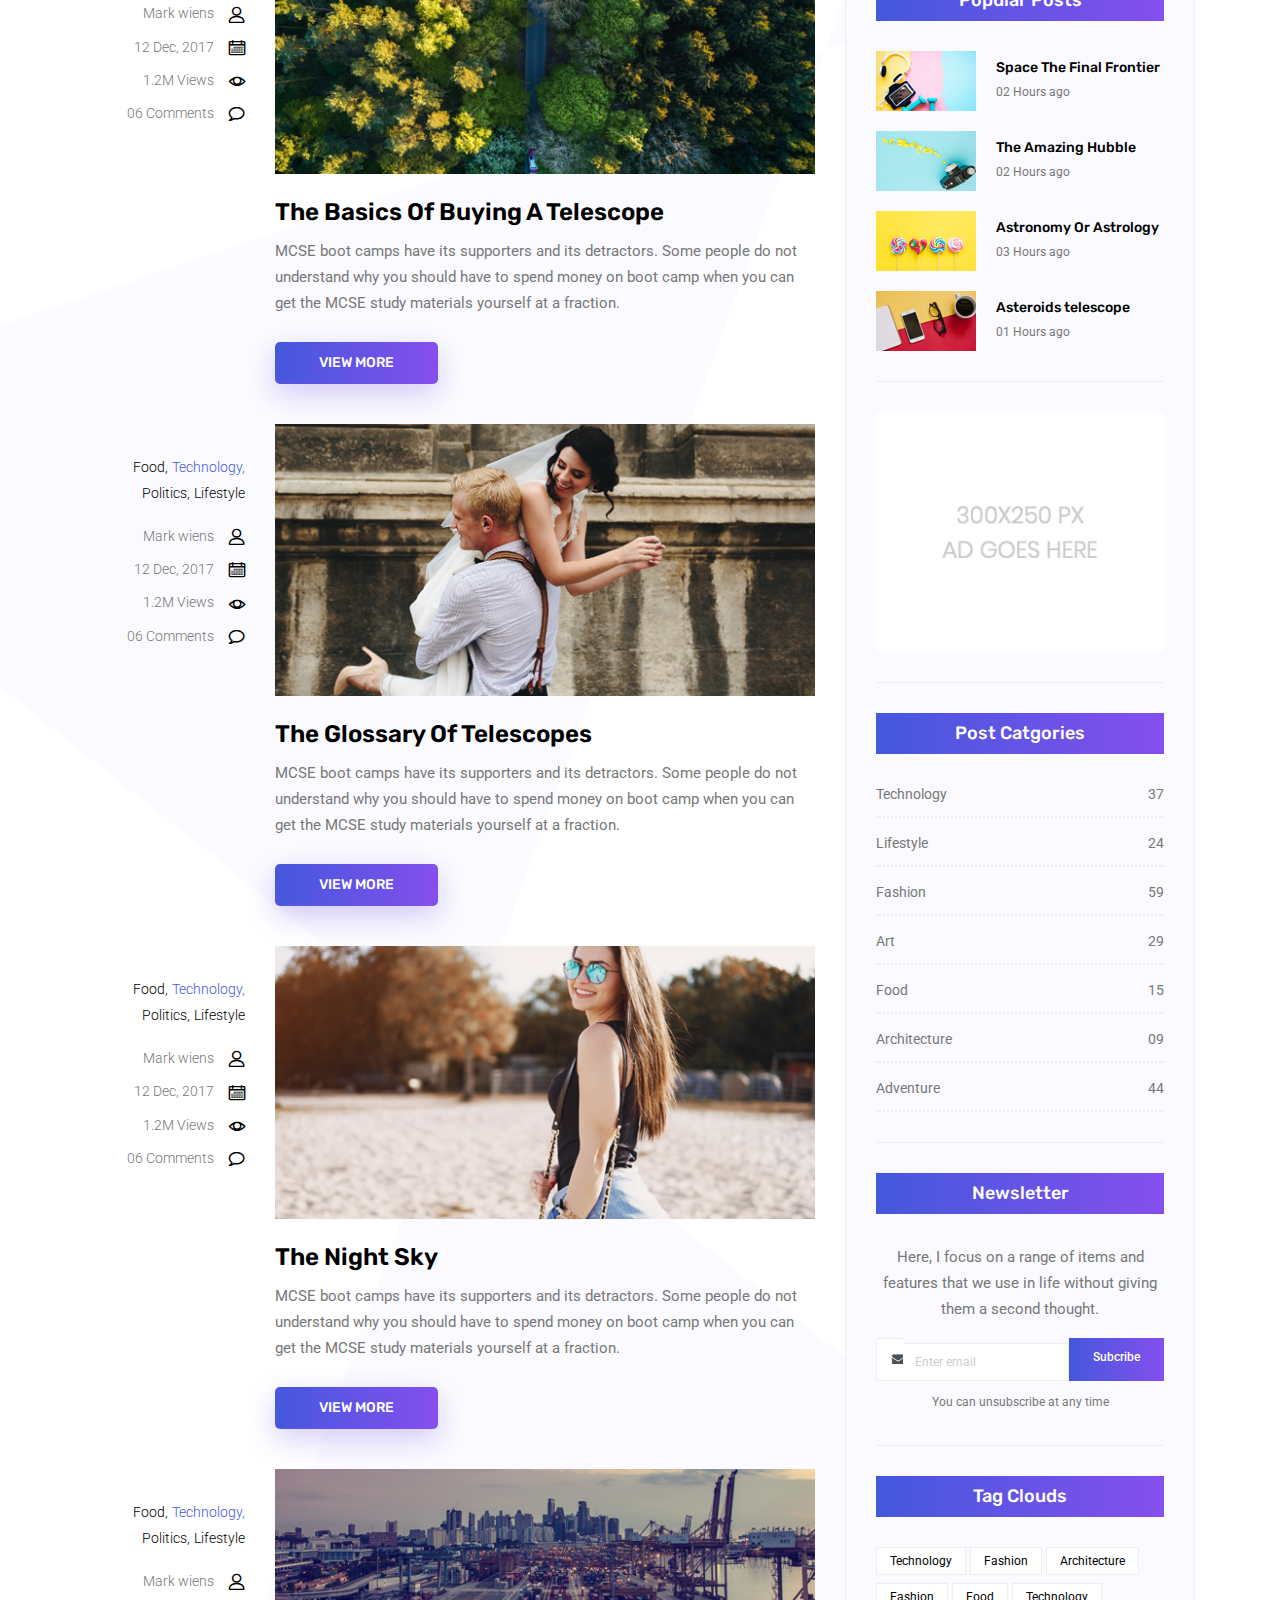
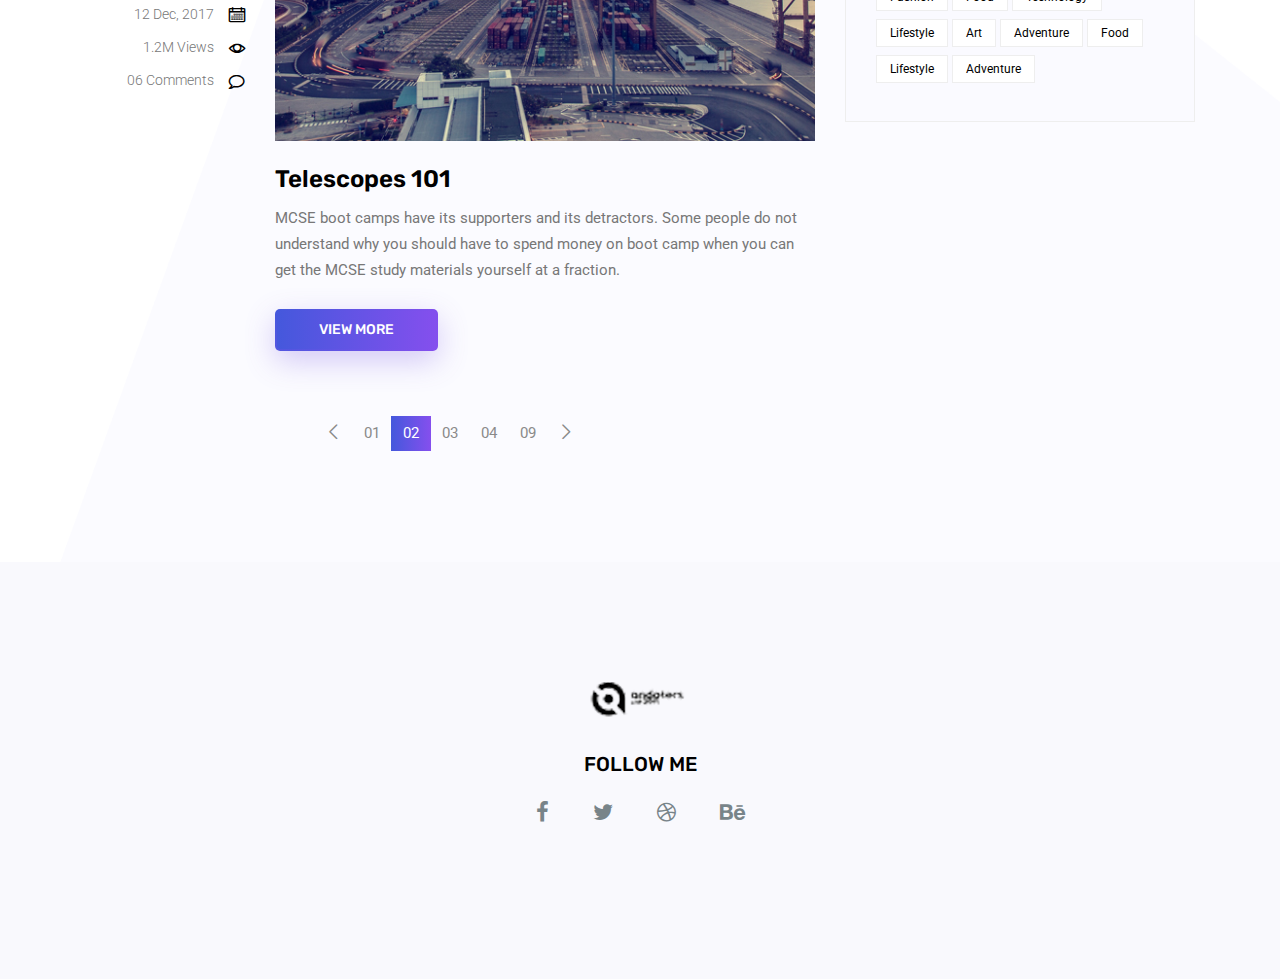
<file: blog.html>
<!doctype html>
<html lang="en">

<head>
	<!-- Required meta tags -->
	<meta charset="utf-8">
	<meta name="viewport" content="width=device-width, initial-scale=1, shrink-to-fit=no">
	<link rel="icon" href="img/favicon.png" type="image/png">
	<title>Blog</title>
	<!-- Bootstrap CSS -->
	<link rel="stylesheet" href="css/bootstrap.css">
	<link rel="stylesheet" href="vendors/linericon/style.css">
	<link rel="stylesheet" href="css/font-awesome.min.css">
	<link rel="stylesheet" href="vendors/owl-carousel/owl.carousel.min.css">
	<link rel="stylesheet" href="css/magnific-popup.css">
	<link rel="stylesheet" href="vendors/nice-select/css/nice-select.css">
	<!-- main css -->
	<link rel="stylesheet" href="css/style.css">
</head>

<body class="blog_version">

	<!--================ Start Header Area =================-->
	<header class="header_area">
		<div class="main_menu">
			<nav class="navbar navbar-expand-lg navbar-light">
				<div class="container">
					<!-- Brand and toggle get grouped for better mobile display -->
					<a class="navbar-brand logo_h" href="index.html"><img src="img/logo.png" alt=""></a>
					<button class="navbar-toggler" type="button" data-toggle="collapse" data-target="#navbarSupportedContent"
					 aria-controls="navbarSupportedContent" aria-expanded="false" aria-label="Toggle navigation">
						<span class="icon-bar"></span>
						<span class="icon-bar"></span>
						<span class="icon-bar"></span>
					</button>
					<!-- Collect the nav links, forms, and other content for toggling -->
					<div class="collapse navbar-collapse offset" id="navbarSupportedContent">
						<ul class="nav navbar-nav menu_nav justify-content-end">
							<li class="nav-item active"><a class="nav-link" href="index.html">Home</a></li>
							<li class="nav-item"><a class="nav-link" href="about.html">About</a></li>
							<li class="nav-item"><a class="nav-link" href="portfolio.html">Portfolio</a></li>
							<li class="nav-item submenu dropdown">
								<a href="#" class="nav-link dropdown-toggle" data-toggle="dropdown" role="button" aria-haspopup="true"
								 aria-expanded="false">Blog</a>
								<ul class="dropdown-menu">
									<li class="nav-item"><a class="nav-link" href="blog.html">Blog</a></li>
									<li class="nav-item"><a class="nav-link" href="single-blog.html">Blog Details</a></li>
								</ul>
							</li>
							<li class="nav-item"><a class="nav-link" href="contact.html">Contact</a></li>
							<li class="nav-item submenu dropdown">
								<a href="#" class="nav-link dropdown-toggle" data-toggle="dropdown" role="button" aria-haspopup="true"
								 aria-expanded="false">Account</a>
								<ul class="dropdown-menu">
									<li class="nav-item"><a class="nav-link" href="blog.html">Register</a></li>
									<li class="nav-item"><a class="nav-link" href="single-blog.html">Login</a></li>
								</ul>
							</li>
						</ul>
					</div>
				</div>
			</nav>
		</div>
	</header>
	<!--================ End Header Area =================-->

    <!--================ Start Banner Area =================-->
    <section class="banner_area">
        <div class="banner_inner d-flex align-items-center">
            <div class="container">
                <div class="banner_content text-center">
                    <h2>Blog</h2>
                    <div class="page_link">
                        <a href="index.html">Home</a>
                        <a href="blog.html">Our Blog</a>
                    </div>
                </div>
            </div>
        </div>
    </section>
    <!--================ End Banner Area =================-->
        
    <!--================Blog Categorie Area =================-->
    <section class="blog_categorie_area section_gap_top">
        <div class="container">
            <div class="row">
                <div class="col-lg-4">
                    <div class="categories_post">
                        <img src="img/blog/cat-post/cat-post-3.jpg" alt="post">
                        <div class="categories_details">
                            <div class="categories_text">
                                <a href="single-blog.html"><h5>Social Life</h5></a>
                                <div class="border_line"></div>
                                <p>Enjoy your social life together</p>
                            </div>
                        </div>
                    </div>
                </div>
                <div class="col-lg-4">
                    <div class="categories_post">
                        <img src="img/blog/cat-post/cat-post-2.jpg" alt="post">
                        <div class="categories_details">
                            <div class="categories_text">
                                <a href="single-blog.html"><h5>Politics</h5></a>
                                <div class="border_line"></div>
                                <p>Be a part of politics</p>
                            </div>
                        </div>
                    </div>
                </div>
                <div class="col-lg-4">
                    <div class="categories_post">
                        <img src="img/blog/cat-post/cat-post-1.jpg" alt="post">
                        <div class="categories_details">
                            <div class="categories_text">
                                <a href="single-blog.html"><h5>Food</h5></a>
                                <div class="border_line"></div>
                                <p>Let the food be finished</p>
                            </div>
                        </div>
                    </div>
                </div>
            </div>
        </div>
    </section>
    <!--================Blog Categorie Area =================-->
    
    <!--================Blog Area =================-->
    <section class="blog_area">
        <div class="container">
            <div class="row">
                <div class="col-lg-8">
                    <div class="blog_left_sidebar">
                        <article class="row blog_item">
                            <div class="col-md-3">
                                <div class="blog_info text-right">
                                    <div class="post_tag">
                                        <a href="#">Food,</a>
                                        <a class="active" href="#">Technology,</a>
                                        <a href="#">Politics,</a>
                                        <a href="#">Lifestyle</a>
                                    </div>
                                    <ul class="blog_meta list">
                                        <li><a href="#">Mark wiens<i class="lnr lnr-user"></i></a></li>
                                        <li><a href="#">12 Dec, 2017<i class="lnr lnr-calendar-full"></i></a></li>
                                        <li><a href="#">1.2M Views<i class="lnr lnr-eye"></i></a></li>
                                        <li><a href="#">06 Comments<i class="lnr lnr-bubble"></i></a></li>
                                    </ul>
                                </div>
                            </div>
                            <div class="col-md-9">
                                <div class="blog_post">
                                    <img src="img/blog/main-blog/m-blog-1.jpg" alt="">
                                    <div class="blog_details">
                                        <a href="single-blog.html"><h2>Astronomy Binoculars A Great Alternative</h2></a>
                                        <p>MCSE boot camps have its supporters and its detractors. Some people do not understand why you should have to spend money on boot camp when you can get the MCSE study materials yourself at a fraction.</p>
                                        <a href="single-blog.html" class="primary_btn"><span>View More</span></a>
                                    </div>
                                </div>
                            </div>
                        </article>
                        <article class="row blog_item">
                            <div class="col-md-3">
                                <div class="blog_info text-right">
                                    <div class="post_tag">
                                        <a href="#">Food,</a>
                                        <a class="active" href="#">Technology,</a>
                                        <a href="#">Politics,</a>
                                        <a href="#">Lifestyle</a>
                                    </div>
                                    <ul class="blog_meta list">
                                        <li><a href="#">Mark wiens<i class="lnr lnr-user"></i></a></li>
                                        <li><a href="#">12 Dec, 2017<i class="lnr lnr-calendar-full"></i></a></li>
                                        <li><a href="#">1.2M Views<i class="lnr lnr-eye"></i></a></li>
                                        <li><a href="#">06 Comments<i class="lnr lnr-bubble"></i></a></li>
                                    </ul>
                                </div>
                            </div>
                            <div class="col-md-9">
                                <div class="blog_post">
                                    <img src="img/blog/main-blog/m-blog-2.jpg" alt="">
                                    <div class="blog_details">
                                        <a href="single-blog.html"><h2>The Basics Of Buying A Telescope</h2></a>
                                        <p>MCSE boot camps have its supporters and its detractors. Some people do not understand why you should have to spend money on boot camp when you can get the MCSE study materials yourself at a fraction.</p>
                                        <a href="single-blog.html" class="primary_btn"><span>View More</span></a>
                                    </div>
                                </div>
                            </div>
                        </article>
                        <article class="row blog_item">
                            <div class="col-md-3">
                                <div class="blog_info text-right">
                                    <div class="post_tag">
                                        <a href="#">Food,</a>
                                        <a class="active" href="#">Technology,</a>
                                        <a href="#">Politics,</a>
                                        <a href="#">Lifestyle</a>
                                    </div>
                                    <ul class="blog_meta list">
                                        <li><a href="#">Mark wiens<i class="lnr lnr-user"></i></a></li>
                                        <li><a href="#">12 Dec, 2017<i class="lnr lnr-calendar-full"></i></a></li>
                                        <li><a href="#">1.2M Views<i class="lnr lnr-eye"></i></a></li>
                                        <li><a href="#">06 Comments<i class="lnr lnr-bubble"></i></a></li>
                                    </ul>
                                </div>
                            </div>
                            <div class="col-md-9">
                                <div class="blog_post">
                                    <img src="img/blog/main-blog/m-blog-3.jpg" alt="">
                                    <div class="blog_details">
                                        <a href="single-blog.html"><h2>The Glossary Of Telescopes</h2></a>
                                        <p>MCSE boot camps have its supporters and its detractors. Some people do not understand why you should have to spend money on boot camp when you can get the MCSE study materials yourself at a fraction.</p>
                                        <a href="single-blog.html" class="primary_btn"><span>View More</span></a>
                                    </div>
                                </div>
                            </div>
                        </article>
                        <article class="row blog_item">
                            <div class="col-md-3">
                                <div class="blog_info text-right">
                                    <div class="post_tag">
                                        <a href="#">Food,</a>
                                        <a class="active" href="#">Technology,</a>
                                        <a href="#">Politics,</a>
                                        <a href="#">Lifestyle</a>
                                    </div>
                                    <ul class="blog_meta list">
                                        <li><a href="#">Mark wiens<i class="lnr lnr-user"></i></a></li>
                                        <li><a href="#">12 Dec, 2017<i class="lnr lnr-calendar-full"></i></a></li>
                                        <li><a href="#">1.2M Views<i class="lnr lnr-eye"></i></a></li>
                                        <li><a href="#">06 Comments<i class="lnr lnr-bubble"></i></a></li>
                                    </ul>
                                </div>
                            </div>
                            <div class="col-md-9">
                                <div class="blog_post">
                                    <img src="img/blog/main-blog/m-blog-4.jpg" alt="">
                                    <div class="blog_details">
                                        <a href="single-blog.html"><h2>The Night Sky</h2></a>
                                        <p>MCSE boot camps have its supporters and its detractors. Some people do not understand why you should have to spend money on boot camp when you can get the MCSE study materials yourself at a fraction.</p>
                                        <a href="single-blog.html" class="primary_btn"><span>View More</span></a>
                                    </div>
                                </div>
                            </div>
                        </article>
                        <article class="row blog_item">
                            <div class="col-md-3">
                                <div class="blog_info text-right">
                                    <div class="post_tag">
                                        <a href="#">Food,</a>
                                        <a class="active" href="#">Technology,</a>
                                        <a href="#">Politics,</a>
                                        <a href="#">Lifestyle</a>
                                    </div>
                                    <ul class="blog_meta list">
                                        <li><a href="#">Mark wiens<i class="lnr lnr-user"></i></a></li>
                                        <li><a href="#">12 Dec, 2017<i class="lnr lnr-calendar-full"></i></a></li>
                                        <li><a href="#">1.2M Views<i class="lnr lnr-eye"></i></a></li>
                                        <li><a href="#">06 Comments<i class="lnr lnr-bubble"></i></a></li>
                                    </ul>
                                </div>
                            </div>
                            <div class="col-md-9">
                                <div class="blog_post">
                                    <img src="img/blog/main-blog/m-blog-5.jpg" alt="">
                                    <div class="blog_details">
                                        <a href="single-blog.html"><h2>Telescopes 101</h2></a>
                                        <p>MCSE boot camps have its supporters and its detractors. Some people do not understand why you should have to spend money on boot camp when you can get the MCSE study materials yourself at a fraction.</p>
                                        <a href="single-blog.html" class="primary_btn"><span>View More</span></a>
                                    </div>
                                </div>
                            </div>
                        </article>
                        <nav class="blog-pagination justify-content-center d-flex">
                            <ul class="pagination">
                                <li class="page-item">
                                    <a href="#" class="page-link" aria-label="Previous">
                                        <span aria-hidden="true">
                                            <span class="lnr lnr-chevron-left"></span>
                                        </span>
                                    </a>
                                </li>
                                <li class="page-item"><a href="#" class="page-link">01</a></li>
                                <li class="page-item active"><a href="#" class="page-link">02</a></li>
                                <li class="page-item"><a href="#" class="page-link">03</a></li>
                                <li class="page-item"><a href="#" class="page-link">04</a></li>
                                <li class="page-item"><a href="#" class="page-link">09</a></li>
                                <li class="page-item">
                                    <a href="#" class="page-link" aria-label="Next">
                                        <span aria-hidden="true">
                                            <span class="lnr lnr-chevron-right"></span>
                                        </span>
                                    </a>
                                </li>
                            </ul>
                        </nav>
                    </div>
                </div>
                <div class="col-lg-4">
                    <div class="blog_right_sidebar">
                        <aside class="single_sidebar_widget search_widget">
                            <div class="input-group">
                                <input type="text" class="form-control" placeholder="Search Posts">
                                <span class="input-group-btn">
                                    <button class="btn btn-default" type="button"><i class="lnr lnr-magnifier"></i></button>
                                </span>
                            </div><!-- /input-group -->
                            <div class="br"></div>
                        </aside>
                        <aside class="single_sidebar_widget author_widget">
                            <img class="author_img rounded-circle" src="img/blog/author.png" alt="">
                            <h4>Charlie Barber</h4>
                            <p>Senior blog writer</p>
                            <div class="social_icon">
                                <a href="#"><i class="fa fa-facebook"></i></a>
                                <a href="#"><i class="fa fa-twitter"></i></a>
                                <a href="#"><i class="fa fa-github"></i></a>
                                <a href="#"><i class="fa fa-behance"></i></a>
                            </div>
                            <p>Boot camps have its supporters andit sdetractors. Some people do not understand why you should have to spend money on boot camp when you can get. Boot camps have itssuppor ters andits detractors.</p>
                            <div class="br"></div>
                        </aside>
                        <aside class="single_sidebar_widget popular_post_widget">
                            <h3 class="widget_title">Popular Posts</h3>
                            <div class="media post_item">
                                <img src="img/blog/popular-post/post1.jpg" alt="post">
                                <div class="media-body">
                                    <a href="single-blog.html"><h3>Space The Final Frontier</h3></a>
                                    <p>02 Hours ago</p>
                                </div>
                            </div>
                            <div class="media post_item">
                                <img src="img/blog/popular-post/post2.jpg" alt="post">
                                <div class="media-body">
                                    <a href="single-blog.html"><h3>The Amazing Hubble</h3></a>
                                    <p>02 Hours ago</p>
                                </div>
                            </div>
                            <div class="media post_item">
                                <img src="img/blog/popular-post/post3.jpg" alt="post">
                                <div class="media-body">
                                    <a href="single-blog.html"><h3>Astronomy Or Astrology</h3></a>
                                    <p>03 Hours ago</p>
                                </div>
                            </div>
                            <div class="media post_item">
                                <img src="img/blog/popular-post/post4.jpg" alt="post">
                                <div class="media-body">
                                    <a href="single-blog.html"><h3>Asteroids telescope</h3></a>
                                    <p>01 Hours ago</p>
                                </div>
                            </div>
                            <div class="br"></div>
                        </aside>
                        <aside class="single_sidebar_widget ads_widget">
                            <a href="#"><img class="img-fluid" src="img/blog/add.jpg" alt=""></a>
                            <div class="br"></div>
                        </aside>
                        <aside class="single_sidebar_widget post_category_widget">
                            <h4 class="widget_title">Post Catgories</h4>
                            <ul class="list cat-list">
                                <li>
                                    <a href="#" class="d-flex justify-content-between">
                                        <p>Technology</p>
                                        <p>37</p>
                                    </a>
                                </li>
                                <li>
                                    <a href="#" class="d-flex justify-content-between">
                                        <p>Lifestyle</p>
                                        <p>24</p>
                                    </a>
                                </li>
                                <li>
                                    <a href="#" class="d-flex justify-content-between">
                                        <p>Fashion</p>
                                        <p>59</p>
                                    </a>
                                </li>
                                <li>
                                    <a href="#" class="d-flex justify-content-between">
                                        <p>Art</p>
                                        <p>29</p>
                                    </a>
                                </li>
                                <li>
                                    <a href="#" class="d-flex justify-content-between">
                                        <p>Food</p>
                                        <p>15</p>
                                    </a>
                                </li>
                                <li>
                                    <a href="#" class="d-flex justify-content-between">
                                        <p>Architecture</p>
                                        <p>09</p>
                                    </a>
                                </li>
                                <li>
                                    <a href="#" class="d-flex justify-content-between">
                                        <p>Adventure</p>
                                        <p>44</p>
                                    </a>
                                </li>															
                            </ul>
                            <div class="br"></div>
                        </aside>
                        <aside class="single-sidebar-widget newsletter_widget">
                            <h4 class="widget_title">Newsletter</h4>
                            <p>
                            Here, I focus on a range of items and features that we use in life without
                            giving them a second thought.
                            </p>
                            <div class="form-group d-flex flex-row">
                                <div class="input-group">
                                    <div class="input-group-prepend">
                                        <div class="input-group-text"><i class="fa fa-envelope" aria-hidden="true"></i></div>
                                    </div>
                                    <input type="text" class="form-control" id="inlineFormInputGroup" placeholder="Enter email" onfocus="this.placeholder = ''" onblur="this.placeholder = 'Enter email'">
                                </div>
                                <a href="#" class="bbtns">Subcribe</a>
                            </div>	
                            <p class="text-bottom">You can unsubscribe at any time</p>	
                            <div class="br"></div>							
                        </aside>
                        <aside class="single-sidebar-widget tag_cloud_widget">
                            <h4 class="widget_title">Tag Clouds</h4>
                            <ul class="list">
                                <li><a href="#">Technology</a></li>
                                <li><a href="#">Fashion</a></li>
                                <li><a href="#">Architecture</a></li>
                                <li><a href="#">Fashion</a></li>
                                <li><a href="#">Food</a></li>
                                <li><a href="#">Technology</a></li>
                                <li><a href="#">Lifestyle</a></li>
                                <li><a href="#">Art</a></li>
                                <li><a href="#">Adventure</a></li>
                                <li><a href="#">Food</a></li>
                                <li><a href="#">Lifestyle</a></li>
                                <li><a href="#">Adventure</a></li>
                            </ul>
                        </aside>
                    </div>
                </div>
            </div>
        </div>
    </section>
    <!--================Blog Area =================-->
    
    <!--================Footer Area =================-->
	<footer class="footer_area">
        <div class="container">
            <div class="row justify-content-center">
                <div class="col-lg-12">
                    <div class="footer_top flex-column">
                        <div class="footer_logo">
                            <a href="#">
                                <img src="img/logo.png" alt="">
                            </a>
                            <h4>Follow Me</h4>
                        </div>
                        <div class="footer_social">
                            <a href="www.facebook.com/theiconcreed"><i class="fa fa-facebook"></i></a>
							<a href="www.x.com/theiconcreed"><i class="fa fa-twitter"></i></a>
							<a href="www.dribble.com/theiconcreed"><i class="fa fa-dribbble"></i></a>
							<a href="www.behance.com/theiconcreed"><i class="fa fa-behance"></i></a>
                        </div>
                    </div>
                </div>
            </div>
            <div class="row footer_bottom justify-content-center">
                <p class="col-lg-8 col-sm-12 footer-text"></p>
            </div>
        </div>
    </footer>
    <!--================End Footer Area =================-->
</body>
</html>
</file>
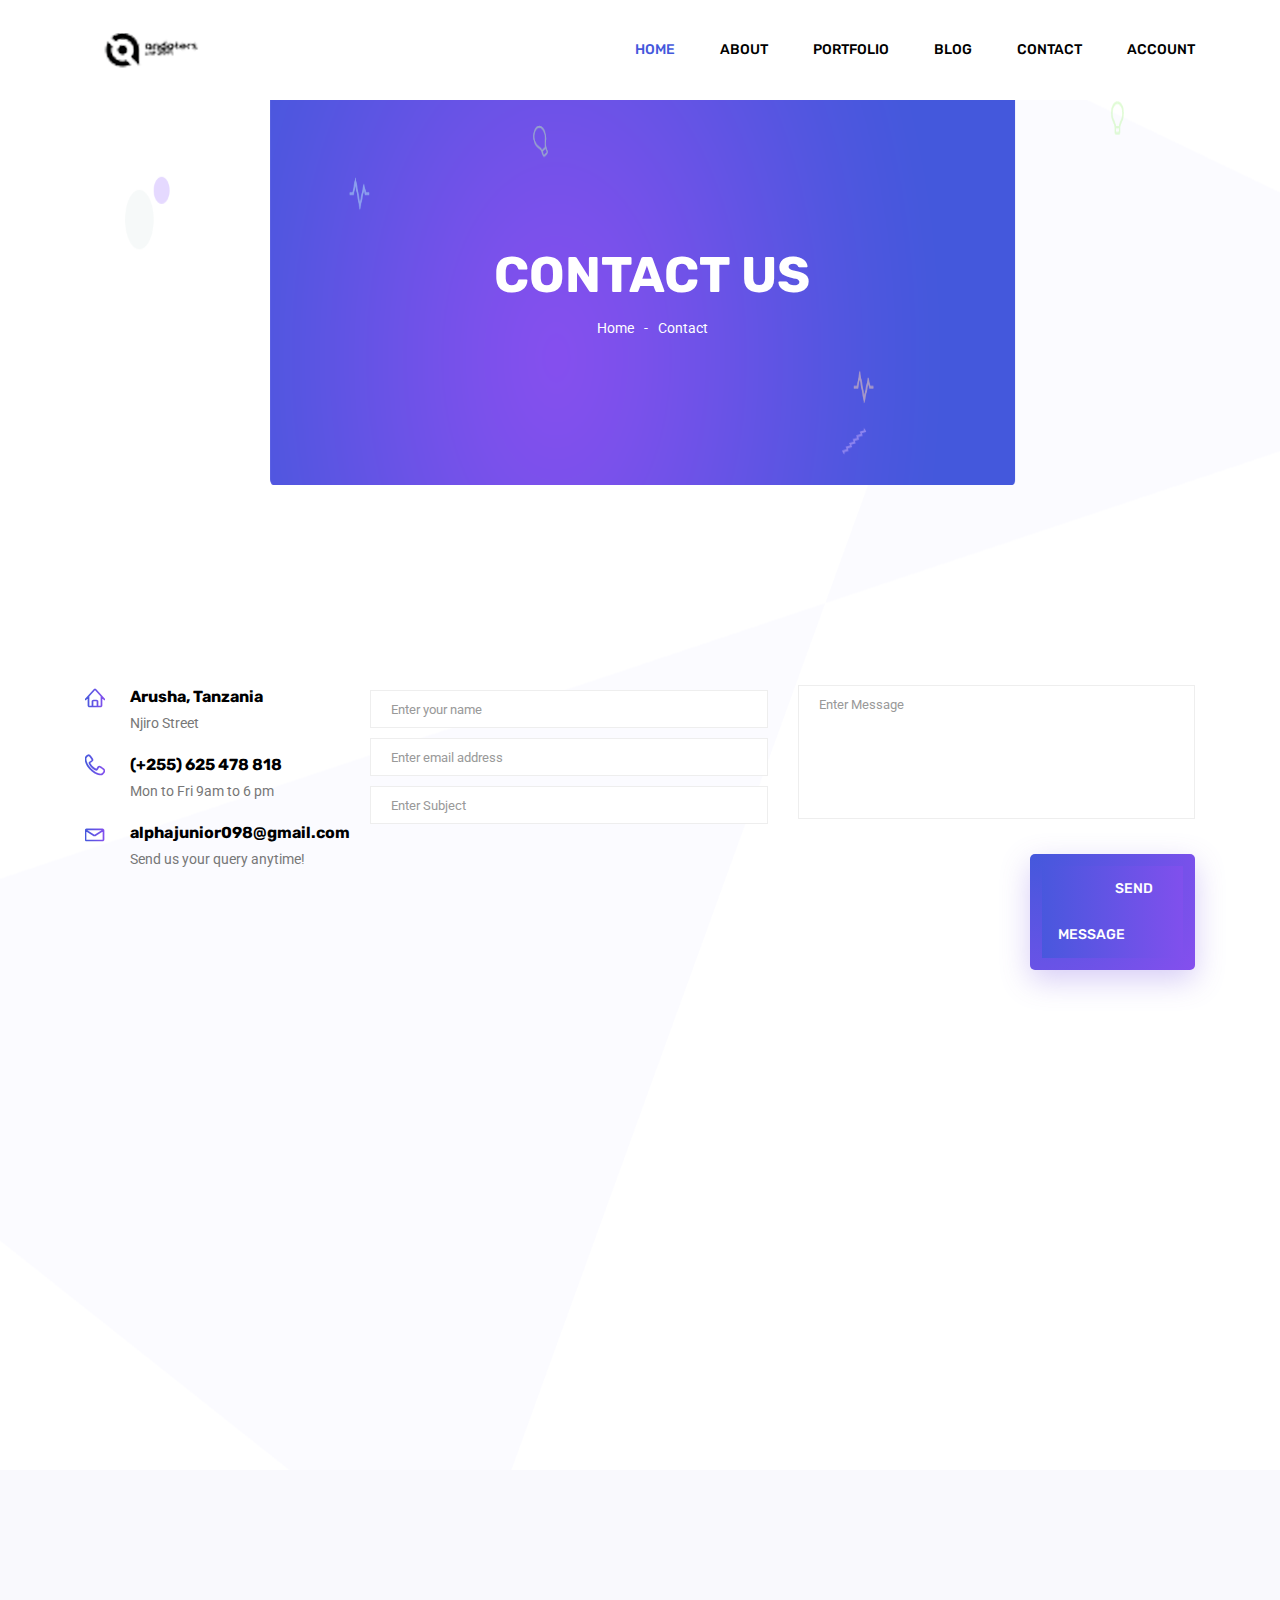
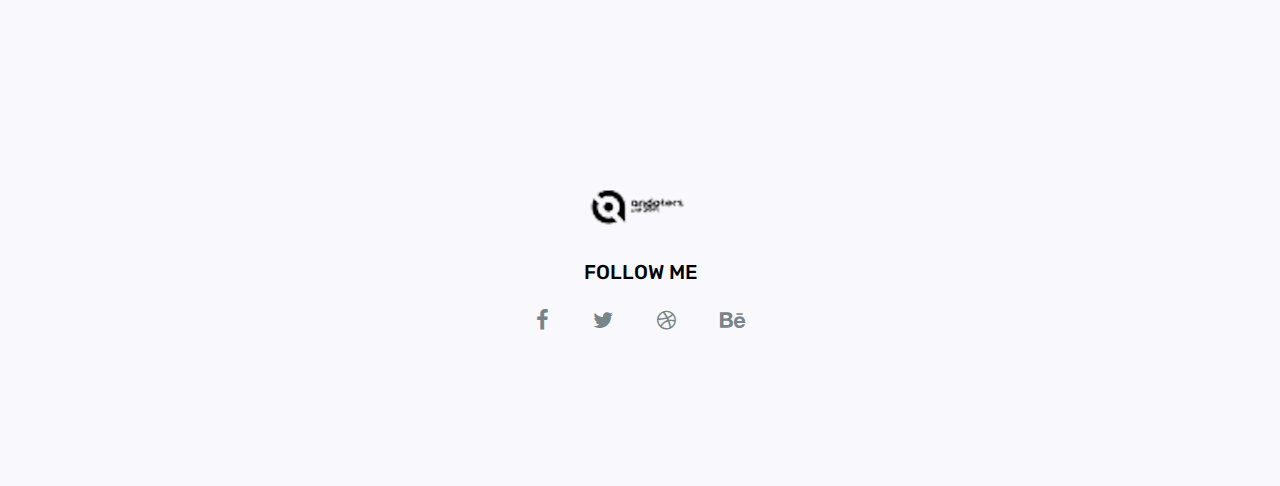
<file: contact.html>
<!doctype html>
<html lang="en">

<head>
	<!-- Required meta tags -->
	<meta charset="utf-8">
	<meta name="viewport" content="width=device-width, initial-scale=1, shrink-to-fit=no">
	<link rel="icon" href="img/favicon.png" type="image/png">
	<title>Contact Us</title>
	<!-- Bootstrap CSS -->
	<link rel="stylesheet" href="css/bootstrap.css">
	<link rel="stylesheet" href="vendors/linericon/style.css">
	<link rel="stylesheet" href="css/font-awesome.min.css">
	<link rel="stylesheet" href="vendors/owl-carousel/owl.carousel.min.css">
	<link rel="stylesheet" href="css/magnific-popup.css">
	<link rel="stylesheet" href="vendors/nice-select/css/nice-select.css">
	<!-- main css -->
	<link rel="stylesheet" href="css/style.css">
</head>

<body>

	<!--================ Start Header Area =================-->
	<header class="header_area">
		<div class="main_menu">
			<nav class="navbar navbar-expand-lg navbar-light">
				<div class="container">
					<!-- Brand and toggle get grouped for better mobile display -->
					<a class="navbar-brand logo_h" href="index.html"><img src="img/logo.png" alt=""></a>
					<button class="navbar-toggler" type="button" data-toggle="collapse" data-target="#navbarSupportedContent"
					 aria-controls="navbarSupportedContent" aria-expanded="false" aria-label="Toggle navigation">
						<span class="icon-bar"></span>
						<span class="icon-bar"></span>
						<span class="icon-bar"></span>
					</button>
					<!-- Collect the nav links, forms, and other content for toggling -->
					<div class="collapse navbar-collapse offset" id="navbarSupportedContent">
						<ul class="nav navbar-nav menu_nav justify-content-end">
							<li class="nav-item active"><a class="nav-link" href="index.html">Home</a></li>
							<li class="nav-item"><a class="nav-link" href="about.html">About</a></li>
							<li class="nav-item"><a class="nav-link" href="portfolio.html">Portfolio</a></li>
							<li class="nav-item submenu dropdown">
								<a href="#" class="nav-link dropdown-toggle" data-toggle="dropdown" role="button" aria-haspopup="true"
								 aria-expanded="false">Blog</a>
								<ul class="dropdown-menu">
									<li class="nav-item"><a class="nav-link" href="blog.html">Blog</a></li>
									<li class="nav-item"><a class="nav-link" href="single-blog.html">Blog Details</a></li>
								</ul>
							</li>
							<li class="nav-item"><a class="nav-link" href="contact.html">Contact</a></li>
							<li class="nav-item submenu dropdown">
								<a href="#" class="nav-link dropdown-toggle" data-toggle="dropdown" role="button" aria-haspopup="true"
								 aria-expanded="false">Account</a>
								<ul class="dropdown-menu">
									<li class="nav-item"><a class="nav-link" href="blog.html">Register</a></li>
									<li class="nav-item"><a class="nav-link" href="single-blog.html">Login</a></li>
								</ul>
							</li>
						</ul>
					</div>
				</div>
			</nav>
		</div>
	</header>
	<!--================ End Header Area =================-->

    <!--================ Start Banner Area =================-->
    <section class="banner_area">
        <div class="banner_inner d-flex align-items-center">
            <div class="container">
                <div class="banner_content text-center">
                    <h2>Contact Us</h2>
                    <div class="page_link">
                        <a href="index.html">Home</a>
                        <a href="contact.html">Contact</a>
                    </div>
                </div>
            </div>
        </div>
    </section>
    <!--================ End Banner Area =================-->
    
    <!--================Contact Area =================-->
    <section class="contact_area section_gap">
        <div class="container">
            <div class="row">
                <div class="col-lg-3">
                    <div class="contact_info">
                        <div class="info_item">
                            <i class="lnr lnr-home"></i>
                            <h6>Arusha, Tanzania</h6>
                            <p>Njiro Street</p>
                        </div>
                        <div class="info_item">
                            <i class="lnr lnr-phone-handset"></i>
                            <h6><a href="#">(+255) 625 478 818</a></h6>
                            <p>Mon to Fri 9am to 6 pm</p>
                        </div>
                        <div class="info_item">
                            <i class="lnr lnr-envelope"></i>
                            <h6><a href="#">alphajunior098@gmail.com</a></h6>
                            <p>Send us your query anytime!</p>
                        </div>
                    </div>
                </div>
                <div class="col-lg-9">
                    <form class="row contact_form" action="contact_process.php" method="post" id="contactForm" novalidate="novalidate">
                        <div class="col-md-6">
                            <div class="form-group">
                                <input type="text" class="form-control" id="name" name="name" placeholder="Enter your name">
                            </div>
                            <div class="form-group">
                                <input type="email" class="form-control" id="email" name="email" placeholder="Enter email address">
                            </div>
                            <div class="form-group">
                                <input type="text" class="form-control" id="subject" name="subject" placeholder="Enter Subject">
                            </div>
                        </div>
                        <div class="col-md-6">
                            <div class="form-group">
                                <textarea class="form-control" name="message" id="message" rows="1" placeholder="Enter Message"></textarea>
                            </div>
                        </div>
                        <div class="col-md-12 text-right">
                            <button type="submit" value="submit" class="primary_btn">
                                <span>Send Message</span>
                            </button>
                        </div>
                    </form>
                </div>
            </div>
            <div id="mapBox" class="mapBox" 
                data-lat="40.701083" 
                data-lon="-74.1522848" 
                data-zoom="13" 
                data-info="PO Box CT16122 Collins Street West, Victoria 8007, Australia."
                data-mlat="40.701083"
                data-mlon="-74.1522848">
            </div>
        </div>
    </section>
    <!--================Contact Area =================-->
        
        <!--================Footer Area =================-->
	<footer class="footer_area">
        <div class="container">
            <div class="row justify-content-center">
                <div class="col-lg-12">
                    <div class="footer_top flex-column">
                        <div class="footer_logo">
                            <a href="#">
                                <img src="img/logo.png" alt="">
                            </a>
                            <h4>Follow Me</h4>
                        </div>
                        <div class="footer_social">
                            <a href="www.facebook.com/theiconcreed"><i class="fa fa-facebook"></i></a>
							<a href="www.x.com/theiconcreed"><i class="fa fa-twitter"></i></a>
							<a href="www.dribble.com/theiconcreed"><i class="fa fa-dribbble"></i></a>
							<a href="www.behance.com/theiconcreed"><i class="fa fa-behance"></i></a>
                        </div>
                    </div>
                </div>
            </div>
        </div>
    </footer>
    <!--================End Footer Area =================-->
</body>

</html>
</file>
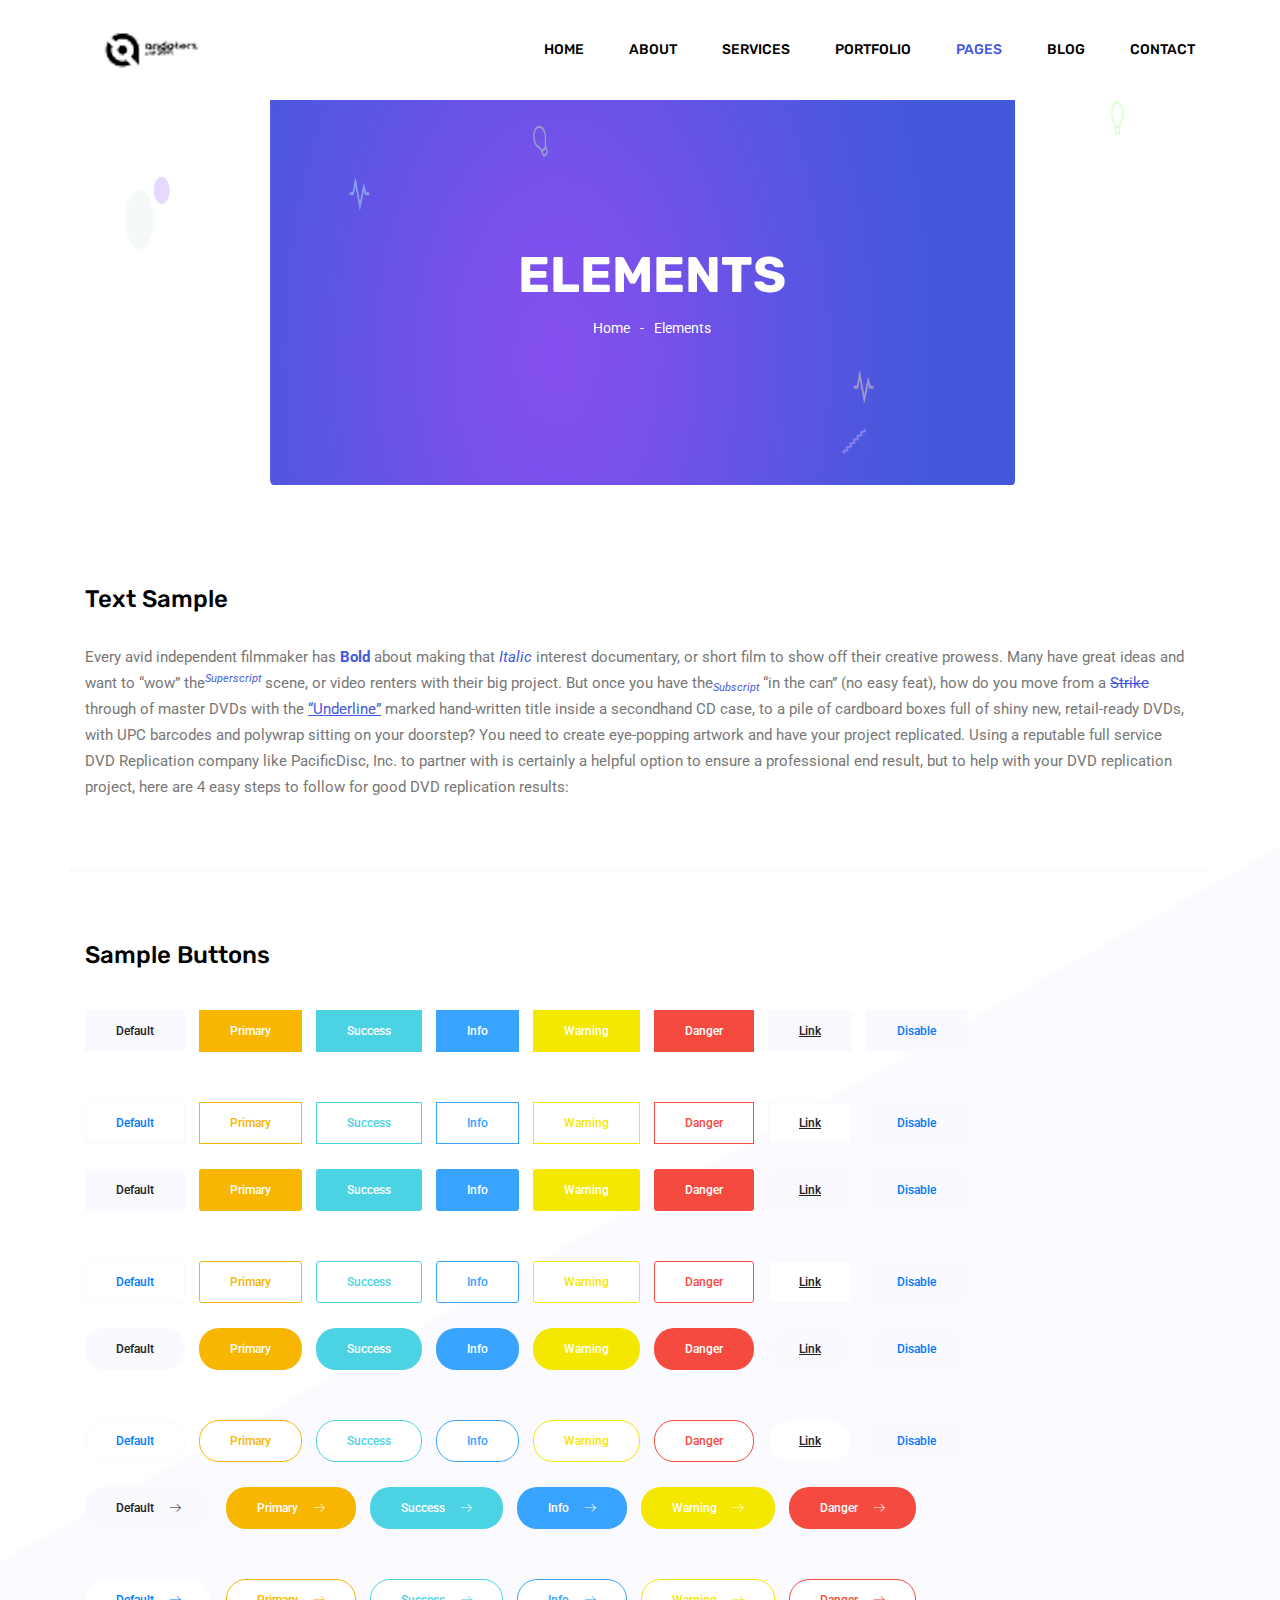
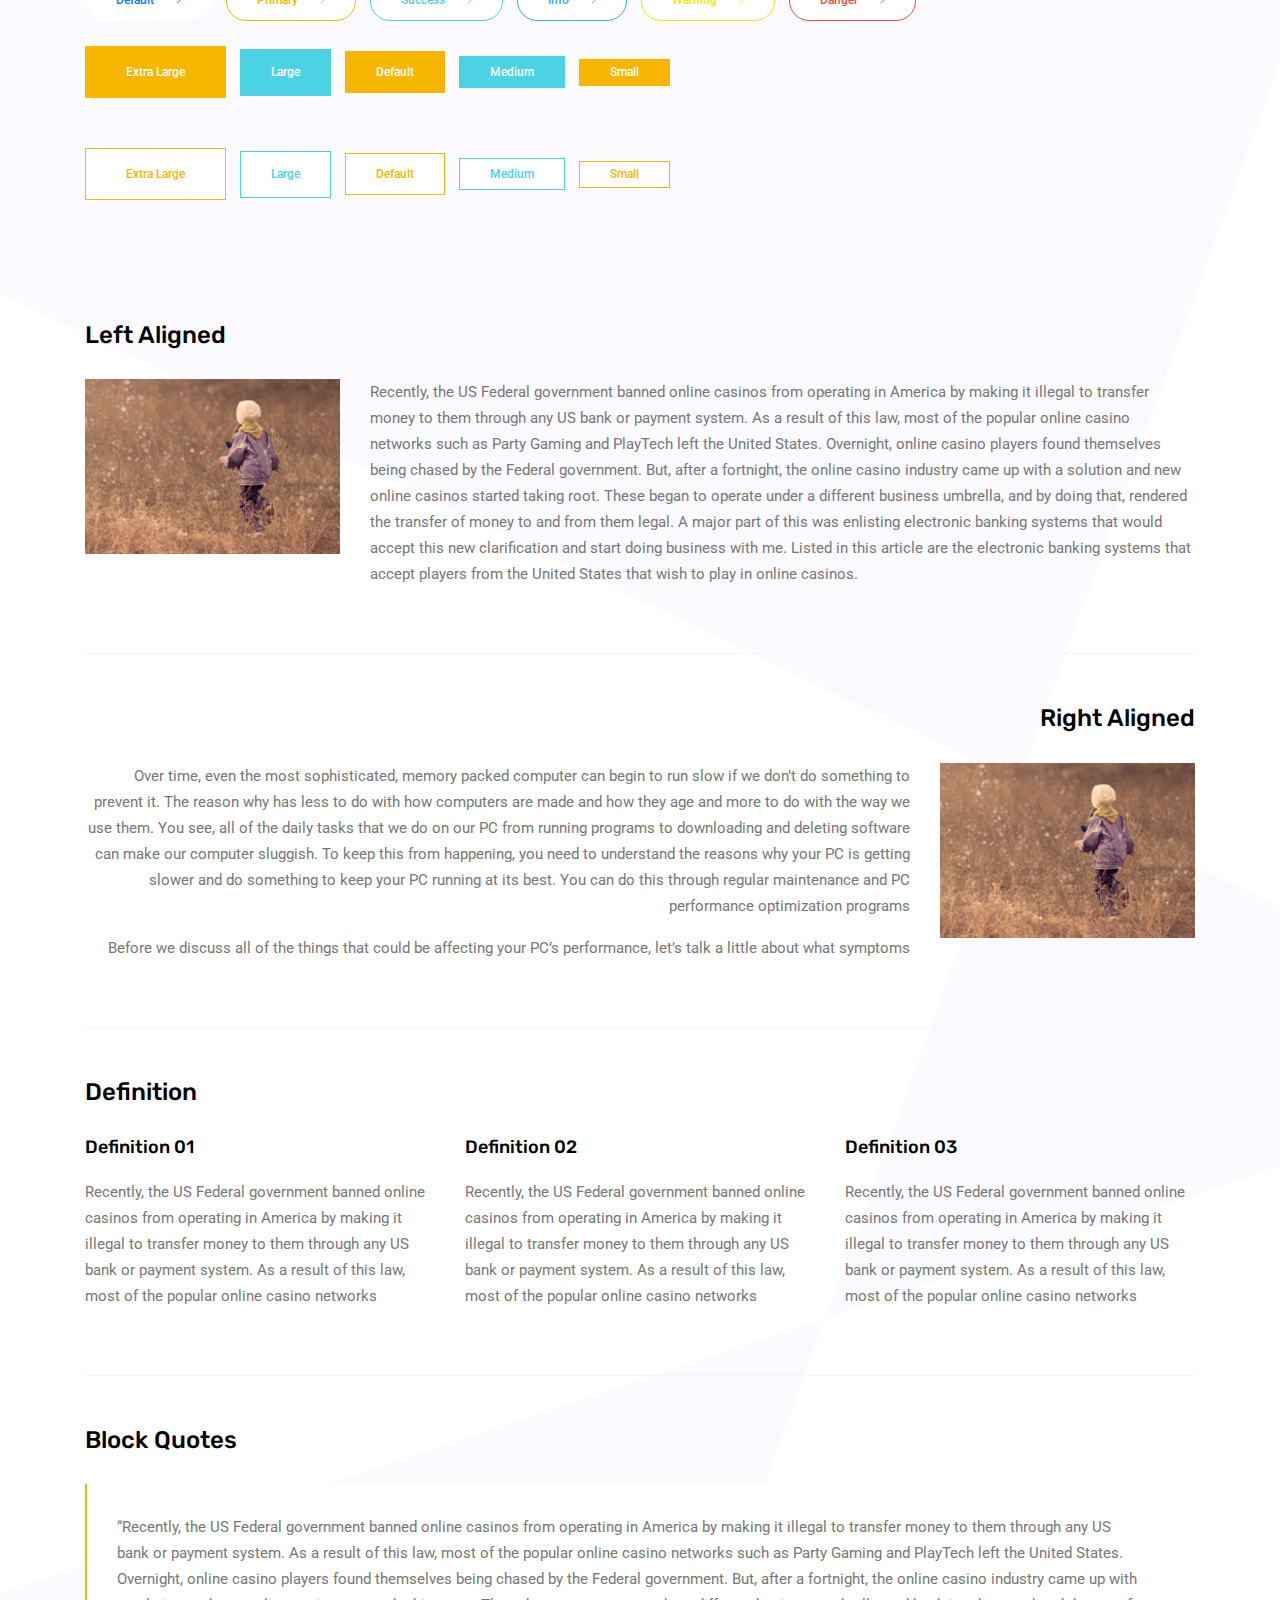
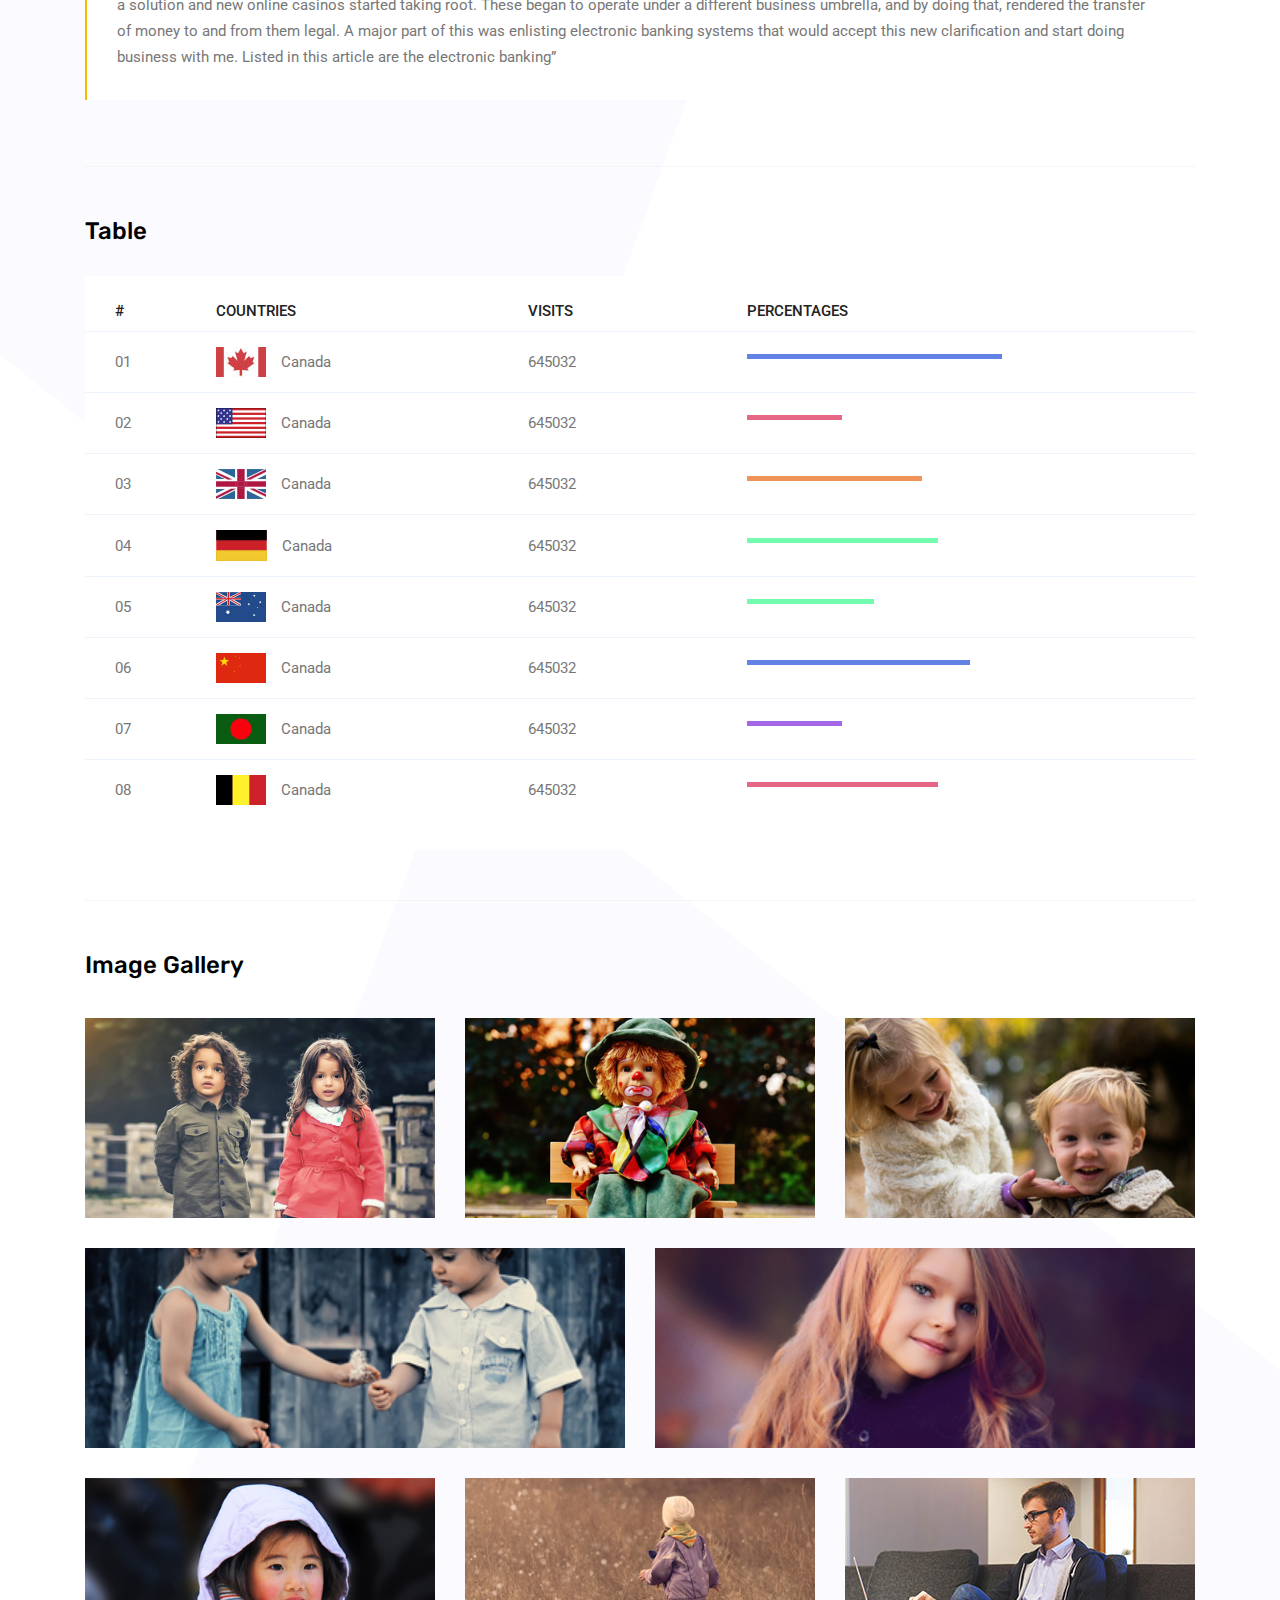
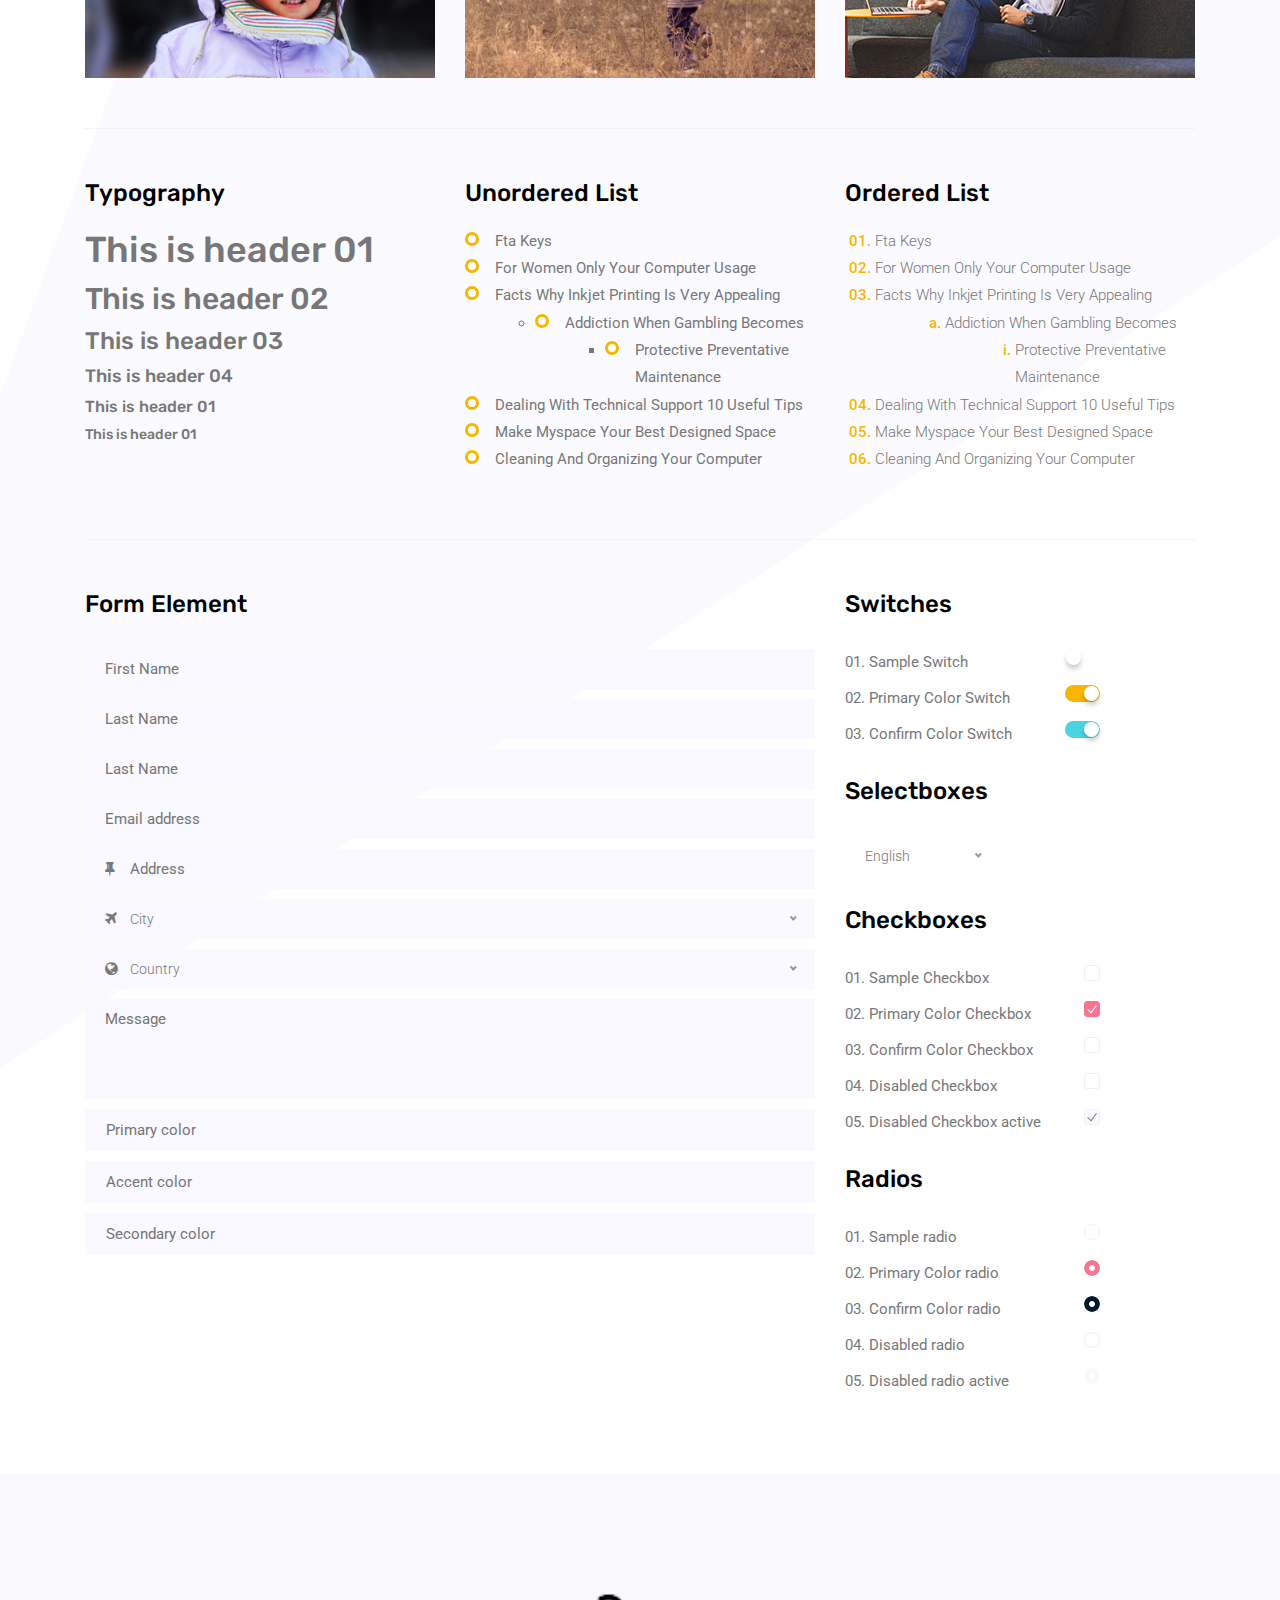
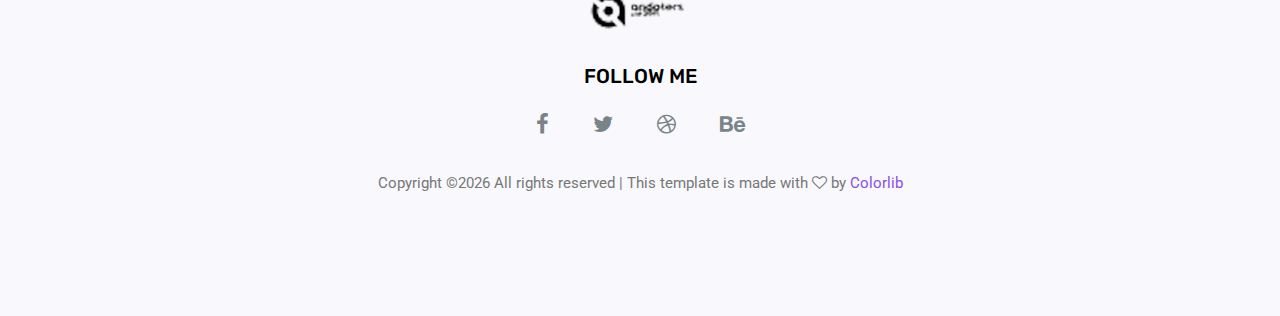
<file: elements.html>
<!doctype html>
<html lang="en">

<head>
	<!-- Required meta tags -->
	<meta charset="utf-8">
	<meta name="viewport" content="width=device-width, initial-scale=1, shrink-to-fit=no">
	<link rel="icon" href="img/favicon.png" type="image/png">
	<title>Elements</title>
	<!-- Bootstrap CSS -->
	<link rel="stylesheet" href="css/bootstrap.css">
	<link rel="stylesheet" href="vendors/linericon/style.css">
	<link rel="stylesheet" href="css/font-awesome.min.css">
	<link rel="stylesheet" href="vendors/owl-carousel/owl.carousel.min.css">
	<link rel="stylesheet" href="css/magnific-popup.css">
	<link rel="stylesheet" href="vendors/nice-select/css/nice-select.css">
	<!-- main css -->
	<link rel="stylesheet" href="css/style.css">
</head>

<body class="blog_version">

	<!--================ Start Header Area =================-->
	<header class="header_area">
		<div class="main_menu">
			<nav class="navbar navbar-expand-lg navbar-light">
				<div class="container">
					<!-- Brand and toggle get grouped for better mobile display -->
					<a class="navbar-brand logo_h" href="index.html"><img src="img/logo.png" alt=""></a>
					<button class="navbar-toggler" type="button" data-toggle="collapse" data-target="#navbarSupportedContent"
					 aria-controls="navbarSupportedContent" aria-expanded="false" aria-label="Toggle navigation">
						<span class="icon-bar"></span>
						<span class="icon-bar"></span>
						<span class="icon-bar"></span>
					</button>
					<!-- Collect the nav links, forms, and other content for toggling -->
					<div class="collapse navbar-collapse offset" id="navbarSupportedContent">
						<ul class="nav navbar-nav menu_nav justify-content-end">
							<li class="nav-item"><a class="nav-link" href="index.html">Home</a></li>
							<li class="nav-item"><a class="nav-link" href="about.html">About</a></li>
							<li class="nav-item"><a class="nav-link" href="services.html">Services</a></li>
							<li class="nav-item"><a class="nav-link" href="portfolio.html">Portfolio</a></li>
							<li class="nav-item submenu dropdown active">
								<a href="#" class="nav-link dropdown-toggle" data-toggle="dropdown" role="button" aria-haspopup="true"
								 aria-expanded="false">Pages</a>
								<ul class="dropdown-menu">
                                    <li class="nav-item"><a class="nav-link" href="elements.html">Elements</a></li>
                                    <li class="nav-item"><a class="nav-link" href="portfolio-details.html">Portfolio Details</a></li>
								</ul>
							</li>
							<li class="nav-item submenu dropdown">
								<a href="#" class="nav-link dropdown-toggle" data-toggle="dropdown" role="button" aria-haspopup="true"
								 aria-expanded="false">Blog</a>
								<ul class="dropdown-menu">
									<li class="nav-item"><a class="nav-link" href="blog.html">Blog</a></li>
									<li class="nav-item"><a class="nav-link" href="single-blog.html">Blog Details</a></li>
								</ul>
							</li>
							<li class="nav-item"><a class="nav-link" href="contact.html">Contact</a></li>
						</ul>
					</div>
				</div>
			</nav>
		</div>
	</header>
	<!--================ End Header Area =================-->

    <!--================ Start Banner Area =================-->
    <section class="banner_area">
        <div class="banner_inner d-flex align-items-center">
            <div class="container">
                <div class="banner_content text-center">
                    <h2>Elements</h2>
                    <div class="page_link">
                        <a href="index.html">Home</a>
                        <a href="elements.html">Elements</a>
                    </div>
                </div>
            </div>
        </div>
    </section>
    <!--================ End Banner Area =================-->
        
	<!-- Start Sample Area -->
	<section class="sample-text-area">
		<div class="container">
			<h3 class="text-heading title_color">Text Sample</h3>
			<p class="sample-text">
				Every avid independent filmmaker has <b>Bold</b> about making that <i>Italic</i> interest documentary, or short film to show off their creative prowess. Many have great ideas and want to “wow” the<sup>Superscript</sup> scene, or video renters with their big project.  But once you have the<sub>Subscript</sub> “in the can” (no easy feat), how do you move from a <del>Strike</del> through of master DVDs with the <u>“Underline”</u> marked hand-written title inside a secondhand CD case, to a pile of cardboard boxes full of shiny new, retail-ready DVDs, with UPC barcodes and polywrap sitting on your doorstep?  You need to create eye-popping artwork and have your project replicated. Using a reputable full service DVD Replication company like PacificDisc, Inc. to partner with is certainly a helpful option to ensure a professional end result, but to help with your DVD replication project, here are 4 easy steps to follow for good DVD replication results: 

			</p>
		</div>
	</section>
	<!-- End Sample Area -->

	<!-- Start Button -->
	<section class="button-area">
		<div class="container border-top-generic">
			<h3 class="text-heading title_color">Sample Buttons</h3>
			<div class="button-group-area">
				<a href="#" class="genric-btn default">Default</a>
				<a href="#" class="genric-btn primary">Primary</a>
				<a href="#" class="genric-btn success">Success</a>
				<a href="#" class="genric-btn info">Info</a>
				<a href="#" class="genric-btn warning">Warning</a>
				<a href="#" class="genric-btn danger">Danger</a>
				<a href="#" class="genric-btn link">Link</a>
				<a href="#" class="genric-btn disable">Disable</a>
			</div>
			<div class="button-group-area mt-10">
				<a href="#" class="genric-btn default-border">Default</a>
				<a href="#" class="genric-btn primary-border">Primary</a>
				<a href="#" class="genric-btn success-border">Success</a>
				<a href="#" class="genric-btn info-border">Info</a>
				<a href="#" class="genric-btn warning-border">Warning</a>
				<a href="#" class="genric-btn danger-border">Danger</a>
				<a href="#" class="genric-btn link-border">Link</a>
				<a href="#" class="genric-btn disable">Disable</a>
			</div>
			<div class="button-group-area mt-40">
				<a href="#" class="genric-btn default radius">Default</a>
				<a href="#" class="genric-btn primary radius">Primary</a>
				<a href="#" class="genric-btn success radius">Success</a>
				<a href="#" class="genric-btn info radius">Info</a>
				<a href="#" class="genric-btn warning radius">Warning</a>
				<a href="#" class="genric-btn danger radius">Danger</a>
				<a href="#" class="genric-btn link radius">Link</a>
				<a href="#" class="genric-btn disable radius">Disable</a>
			</div>
			<div class="button-group-area mt-10">
				<a href="#" class="genric-btn default-border radius">Default</a>
				<a href="#" class="genric-btn primary-border radius">Primary</a>
				<a href="#" class="genric-btn success-border radius">Success</a>
				<a href="#" class="genric-btn info-border radius">Info</a>
				<a href="#" class="genric-btn warning-border radius">Warning</a>
				<a href="#" class="genric-btn danger-border radius">Danger</a>
				<a href="#" class="genric-btn link-border radius">Link</a>
				<a href="#" class="genric-btn disable radius">Disable</a>
			</div>
			<div class="button-group-area mt-40">
				<a href="#" class="genric-btn default circle">Default</a>
				<a href="#" class="genric-btn primary circle">Primary</a>
				<a href="#" class="genric-btn success circle">Success</a>
				<a href="#" class="genric-btn info circle">Info</a>
				<a href="#" class="genric-btn warning circle">Warning</a>
				<a href="#" class="genric-btn danger circle">Danger</a>
				<a href="#" class="genric-btn link circle">Link</a>
				<a href="#" class="genric-btn disable circle">Disable</a>
			</div>
			<div class="button-group-area mt-10">
				<a href="#" class="genric-btn default-border circle">Default</a>
				<a href="#" class="genric-btn primary-border circle">Primary</a>
				<a href="#" class="genric-btn success-border circle">Success</a>
				<a href="#" class="genric-btn info-border circle">Info</a>
				<a href="#" class="genric-btn warning-border circle">Warning</a>
				<a href="#" class="genric-btn danger-border circle">Danger</a>
				<a href="#" class="genric-btn link-border circle">Link</a>
				<a href="#" class="genric-btn disable circle">Disable</a>
			</div>
			<div class="button-group-area mt-40">
				<a href="#" class="genric-btn default circle arrow">Default<span class="lnr lnr-arrow-right"></span></a>
				<a href="#" class="genric-btn primary circle arrow">Primary<span class="lnr lnr-arrow-right"></span></a>
				<a href="#" class="genric-btn success circle arrow">Success<span class="lnr lnr-arrow-right"></span></a>
				<a href="#" class="genric-btn info circle arrow">Info<span class="lnr lnr-arrow-right"></span></a>
				<a href="#" class="genric-btn warning circle arrow">Warning<span class="lnr lnr-arrow-right"></span></a>
				<a href="#" class="genric-btn danger circle arrow">Danger<span class="lnr lnr-arrow-right"></span></a>
			</div>
			<div class="button-group-area mt-10">
				<a href="#" class="genric-btn default-border circle arrow">Default<span class="lnr lnr-arrow-right"></span></a>
				<a href="#" class="genric-btn primary-border circle arrow">Primary<span class="lnr lnr-arrow-right"></span></a>
				<a href="#" class="genric-btn success-border circle arrow">Success<span class="lnr lnr-arrow-right"></span></a>
				<a href="#" class="genric-btn info-border circle arrow">Info<span class="lnr lnr-arrow-right"></span></a>
				<a href="#" class="genric-btn warning-border circle arrow">Warning<span class="lnr lnr-arrow-right"></span></a>
				<a href="#" class="genric-btn danger-border circle arrow">Danger<span class="lnr lnr-arrow-right"></span></a>
			</div>
			<div class="button-group-area mt-40">
				<a href="#" class="genric-btn primary e-large">Extra Large</a>
				<a href="#" class="genric-btn success large">Large</a>
				<a href="#" class="genric-btn primary">Default</a>
				<a href="#" class="genric-btn success medium">Medium</a>
				<a href="#" class="genric-btn primary small">Small</a>
			</div>
			<div class="button-group-area mt-10">
				<a href="#" class="genric-btn primary-border e-large">Extra Large</a>
				<a href="#" class="genric-btn success-border large">Large</a>
				<a href="#" class="genric-btn primary-border">Default</a>
				<a href="#" class="genric-btn success-border medium">Medium</a>
				<a href="#" class="genric-btn primary-border small">Small</a>
			</div>
		</div>
	</section>
	<!-- End Button -->
	
	<!-- Start Align Area -->
	<div class="whole-wrap">
		<div class="container">
			<div class="section-top-border">
				<h3 class="mb-30 title_color">Left Aligned</h3>
				<div class="row">
					<div class="col-md-3">
						<img src="img/elements/d.jpg" alt="" class="img-fluid">
					</div>
					<div class="col-md-9 mt-sm-20 left-align-p">
						<p>Recently, the US Federal government banned online casinos from operating in America by making it illegal to transfer money to them through any US bank or payment system. As a result of this law, most of the popular online casino networks such as Party Gaming and PlayTech left the United States. Overnight, online casino players found themselves being chased by the Federal government. But, after a fortnight, the online casino industry came up with a solution and new online casinos started taking root. These began to operate under a different business umbrella, and by doing that, rendered the transfer of money to and from them legal. A major part of this was enlisting electronic banking systems that would accept this new clarification and start doing business with me. Listed in this article are the electronic banking systems that accept players from the United States that wish to play in online casinos.</p>
					</div>
				</div>
			</div>
			<div class="section-top-border text-right">
				<h3 class="mb-30 title_color">Right Aligned</h3>
				<div class="row">
					<div class="col-md-9">
						<p class="text-right">Over time, even the most sophisticated, memory packed computer can begin to run slow if we don’t do something to prevent it. The reason why has less to do with how computers are made and how they age and more to do with the way we use them. You see, all of the daily tasks that we do on our PC from running programs to downloading and deleting software can make our computer sluggish. To keep this from happening, you need to understand the reasons why your PC is getting slower and do something to keep your PC running at its best. You can do this through regular maintenance and PC performance optimization programs</p>
						<p class="text-right">Before we discuss all of the things that could be affecting your PC’s performance, let’s talk a little about what symptoms</p>
					</div>
					<div class="col-md-3">
						<img src="img/elements/d.jpg" alt="" class="img-fluid">
					</div>
				</div>
			</div>
			<div class="section-top-border">
				<h3 class="mb-30 title_color">Definition</h3>
				<div class="row">
					<div class="col-md-4">
						<div class="single-defination">
							<h4 class="mb-20">Definition 01</h4>
							<p>Recently, the US Federal government banned online casinos from operating in America by making it illegal to transfer money to them through any US bank or payment system. As a result of this law, most of the popular online casino networks</p>
						</div>
					</div>
					<div class="col-md-4">
						<div class="single-defination">
							<h4 class="mb-20">Definition 02</h4>
							<p>Recently, the US Federal government banned online casinos from operating in America by making it illegal to transfer money to them through any US bank or payment system. As a result of this law, most of the popular online casino networks</p>
						</div>
					</div>
					<div class="col-md-4">
						<div class="single-defination">
							<h4 class="mb-20">Definition 03</h4>
							<p>Recently, the US Federal government banned online casinos from operating in America by making it illegal to transfer money to them through any US bank or payment system. As a result of this law, most of the popular online casino networks</p>
						</div>
					</div>
				</div>
			</div>
			<div class="section-top-border">
				<h3 class="mb-30 title_color">Block Quotes</h3>
				<div class="row">
					<div class="col-lg-12">
						<blockquote class="generic-blockquote">
							“Recently, the US Federal government banned online casinos from operating in America by making it illegal to transfer money to them through any US bank or payment system. As a result of this law, most of the popular online casino networks such as Party Gaming and PlayTech left the United States. Overnight, online casino players found themselves being chased by the Federal government. But, after a fortnight, the online casino industry came up with a solution and new online casinos started taking root. These began to operate under a different business umbrella, and by doing that, rendered the transfer of money to and from them legal. A major part of this was enlisting electronic banking systems that would accept this new clarification and start doing business with me. Listed in this article are the electronic banking” 
						</blockquote>
					</div>
				</div>
			</div>
			<div class="section-top-border">
				<h3 class="mb-30 title_color">Table</h3>
				<div class="progress-table-wrap">
					<div class="progress-table">
						<div class="table-head">
							<div class="serial">#</div>
							<div class="country">Countries</div>
							<div class="visit">Visits</div>
							<div class="percentage">Percentages</div>
						</div>
						<div class="table-row">
							<div class="serial">01</div>
							<div class="country"> <img src="img/elements/f1.jpg" alt="flag">Canada</div>
							<div class="visit">645032</div>
							<div class="percentage">
								<div class="progress">
									<div class="progress-bar color-1" role="progressbar" style="width: 80%" aria-valuenow="80" aria-valuemin="0" aria-valuemax="100"></div>
								</div>
							</div>
						</div>
						<div class="table-row">
							<div class="serial">02</div>
							<div class="country"> <img src="img/elements/f2.jpg" alt="flag">Canada</div>
							<div class="visit">645032</div>
							<div class="percentage">
								<div class="progress">
									<div class="progress-bar color-2" role="progressbar" style="width: 30%" aria-valuenow="30" aria-valuemin="0" aria-valuemax="100"></div>
								</div>
							</div>
						</div>
						<div class="table-row">
							<div class="serial">03</div>
							<div class="country"> <img src="img/elements/f3.jpg" alt="flag">Canada</div>
							<div class="visit">645032</div>
							<div class="percentage">
								<div class="progress">
									<div class="progress-bar color-3" role="progressbar" style="width: 55%" aria-valuenow="55" aria-valuemin="0" aria-valuemax="100"></div>
								</div>
							</div>
						</div>
						<div class="table-row">
							<div class="serial">04</div>
							<div class="country"> <img src="img/elements/f4.jpg" alt="flag">Canada</div>
							<div class="visit">645032</div>
							<div class="percentage">
								<div class="progress">
									<div class="progress-bar color-4" role="progressbar" style="width: 60%" aria-valuenow="60" aria-valuemin="0" aria-valuemax="100"></div>
								</div>
							</div>
						</div>
						<div class="table-row">
							<div class="serial">05</div>
							<div class="country"> <img src="img/elements/f5.jpg" alt="flag">Canada</div>
							<div class="visit">645032</div>
							<div class="percentage">
								<div class="progress">
									<div class="progress-bar color-5" role="progressbar" style="width: 40%" aria-valuenow="40" aria-valuemin="0" aria-valuemax="100"></div>
								</div>
							</div>
						</div>
						<div class="table-row">
							<div class="serial">06</div>
							<div class="country"> <img src="img/elements/f6.jpg" alt="flag">Canada</div>
							<div class="visit">645032</div>
							<div class="percentage">
								<div class="progress">
									<div class="progress-bar color-6" role="progressbar" style="width: 70%" aria-valuenow="70" aria-valuemin="0" aria-valuemax="100"></div>
								</div>
							</div>
						</div>
						<div class="table-row">
							<div class="serial">07</div>
							<div class="country"> <img src="img/elements/f7.jpg" alt="flag">Canada</div>
							<div class="visit">645032</div>
							<div class="percentage">
								<div class="progress">
									<div class="progress-bar color-7" role="progressbar" style="width: 30%" aria-valuenow="30" aria-valuemin="0" aria-valuemax="100"></div>
								</div>
							</div>
						</div>
						<div class="table-row">
							<div class="serial">08</div>
							<div class="country"> <img src="img/elements/f8.jpg" alt="flag">Canada</div>
							<div class="visit">645032</div>
							<div class="percentage">
								<div class="progress">
									<div class="progress-bar color-8" role="progressbar" style="width: 60%" aria-valuenow="60" aria-valuemin="0" aria-valuemax="100"></div>
								</div>
							</div>
						</div>
					</div>
				</div>
			</div>
			<div class="section-top-border">
				<h3 class="title_color">Image Gallery</h3>
				<div class="row gallery-item">
					<div class="col-md-4">
						<a href="img/elements/g1.jpg" class="img-gal"><div class="single-gallery-image" style="background: url(img/elements/g1.jpg);"></div></a>
					</div>
					<div class="col-md-4">
						<a href="img/elements/g2.jpg" class="img-gal"><div class="single-gallery-image" style="background: url(img/elements/g2.jpg);"></div></a>
					</div>
					<div class="col-md-4">
						<a href="img/elements/g3.jpg" class="img-gal"><div class="single-gallery-image" style="background: url(img/elements/g3.jpg);"></div></a>
					</div>
					<div class="col-md-6">
						<a href="img/elements/g4.jpg" class="img-gal"><div class="single-gallery-image" style="background: url(img/elements/g4.jpg);"></div></a>
					</div>
					<div class="col-md-6">
						<a href="img/elements/g5.jpg" class="img-gal"><div class="single-gallery-image" style="background: url(img/elements/g5.jpg);"></div></a>
					</div>
					<div class="col-md-4">
						<a href="img/elements/g6.jpg" class="img-gal"><div class="single-gallery-image" style="background: url(img/elements/g6.jpg);"></div></a>
					</div>
					<div class="col-md-4">
						<a href="img/elements/g7.jpg" class="img-gal"><div class="single-gallery-image" style="background: url(img/elements/g7.jpg);"></div></a>
					</div>
					<div class="col-md-4">
						<a href="img/elements/g8.jpg" class="img-gal"><div class="single-gallery-image" style="background: url(img/elements/g8.jpg);"></div></a>
					</div>
				</div>
			</div>
			<div class="section-top-border">
				<div class="row">
					<div class="col-lg-4 col-sm-6 typo-sec">
						<h3 class="mb-20 title_color">Typography</h3>
						<div class="typography">
							<h1 class="typo-list">This is header 01</h1>
							<h2 class="typo-list">This is header 02</h2>
							<h3 class="typo-list">This is header 03</h3>
							<h4 class="typo-list">This is header 04</h4>
							<h5 class="typo-list">This is header 01</h5>
							<h6 class="typo-list">This is header 01</h6>
						</div>
					</div>
					<div class="col-lg-4 col-sm-6 mt-sm-30 typo-sec">
						<h3 class="mb-20 title_color">Unordered List</h3>
						<div class="">
							<ul class="unordered-list">
								<li>Fta Keys</li>
								<li>For Women Only Your Computer Usage</li>
								<li>Facts Why Inkjet Printing Is Very Appealing
									<ul>
										<li>Addiction When Gambling Becomes
											<ul>
												<li>Protective Preventative Maintenance</li>
											</ul>
										</li>
									</ul>
								</li>
								<li>Dealing With Technical Support 10 Useful Tips</li>
								<li>Make Myspace Your Best Designed Space</li>
								<li>Cleaning And Organizing Your Computer</li>
							</ul>
						</div>
					</div>
					<div class="col-lg-4 col-sm-6 mt-sm-30 typo-sec">
						<h3 class="mb-20 title_color">Ordered List</h3>
						<div class="">
							<ol class="ordered-list">
								<li><span>Fta Keys</span></li>
								<li><span>For Women Only Your Computer Usage</span></li>
								<li><span>Facts Why Inkjet Printing Is Very Appealing</span>
									<ol class="ordered-list-alpha">
										<li><span>Addiction When Gambling Becomes</span>
											<ol class="ordered-list-roman">
												<li><span>Protective Preventative Maintenance</span></li>
											</ol>
										</li>
									</ol>
								</li>
								<li><span>Dealing With Technical Support 10 Useful Tips</span></li>
								<li><span>Make Myspace Your Best Designed Space</span></li>
								<li><span>Cleaning And Organizing Your Computer</span></li>
							</ol>
						</div>
					</div>
				</div>
			</div>
			<div class="section-top-border">
				<div class="row">
					<div class="col-lg-8 col-md-8">
						<h3 class="mb-30 title_color">Form Element</h3>
						<form action="#">
							<div class="mt-10">
								<input type="text" name="first_name" placeholder="First Name" onfocus="this.placeholder = ''" onblur="this.placeholder = 'First Name'" required class="single-input">
							</div>
							<div class="mt-10">
								<input type="text" name="last_name" placeholder="Last Name" onfocus="this.placeholder = ''" onblur="this.placeholder = 'Last Name'" required class="single-input">
							</div>
							<div class="mt-10">
								<input type="text" name="last_name" placeholder="Last Name" onfocus="this.placeholder = ''" onblur="this.placeholder = 'Last Name'" required class="single-input">
							</div>
							<div class="mt-10">
								<input type="email" name="EMAIL" placeholder="Email address" onfocus="this.placeholder = ''" onblur="this.placeholder = 'Email address'" required class="single-input">
							</div>
							<div class="input-group-icon mt-10">
								<div class="icon"><i class="fa fa-thumb-tack" aria-hidden="true"></i></div>
								<input type="text" name="address" placeholder="Address" onfocus="this.placeholder = ''" onblur="this.placeholder = 'Address'" required class="single-input">
							</div>
							<div class="input-group-icon mt-10">
								<div class="icon"><i class="fa fa-plane" aria-hidden="true"></i></div>
								<div class="form-select" id="default-select">
									<select>
										<option value="1">City</option>
										<option value="1">Dhaka</option>
										<option value="1">Dilli</option>
										<option value="1">Newyork</option>
										<option value="1">Islamabad</option>
									</select>
								</div>
							</div>
							<div class="input-group-icon mt-10">
								<div class="icon"><i class="fa fa-globe" aria-hidden="true"></i></div>
								<div class="form-select" id="default-select2">
									<select>
										<option value="1">Country</option>
										<option value="1">Bangladesh</option>
										<option value="1">India</option>
										<option value="1">England</option>
										<option value="1">Srilanka</option>
									</select>
								</div>
							</div>
							
							<div class="mt-10">
								<textarea class="single-textarea" placeholder="Message" onfocus="this.placeholder = ''" onblur="this.placeholder = 'Message'" required></textarea>
							</div>
							<div class="mt-10">
								<input type="text" name="first_name" placeholder="Primary color" onfocus="this.placeholder = ''" onblur="this.placeholder = 'Primary color'" required class="single-input-primary">
							</div>
							<div class="mt-10">
								<input type="text" name="first_name" placeholder="Accent color" onfocus="this.placeholder = ''" onblur="this.placeholder = 'Accent color'" required class="single-input-accent">
							</div>
							<div class="mt-10">
								<input type="text" name="first_name" placeholder="Secondary color" onfocus="this.placeholder = ''" onblur="this.placeholder = 'Secondary color'" required class="single-input-secondary">
							</div>
						</form>
					</div>
					<div class="col-lg-3 col-md-4 mt-sm-30 element-wrap">
						<div class="single-element-widget">
							<h3 class="mb-30 title_color">Switches</h3>
							<div class="switch-wrap d-flex justify-content-between">
								<p>01. Sample Switch</p>
								<div class="primary-switch">
									<input type="checkbox" id="default-switch">
									<label for="default-switch"></label>
								</div>
							</div>
							<div class="switch-wrap d-flex justify-content-between">
								<p>02. Primary Color Switch</p>
								<div class="primary-switch">
									<input type="checkbox" id="primary-switch" checked>
									<label for="primary-switch"></label>
								</div>
							</div>
							<div class="switch-wrap d-flex justify-content-between">
								<p>03. Confirm Color Switch</p>
								<div class="confirm-switch">
									<input type="checkbox" id="confirm-switch" checked>
									<label for="confirm-switch"></label>
								</div>
							</div>
						</div>
						<div class="single-element-widget">
							<h3 class="mb-30 title_color">Selectboxes</h3>
							<div class="default-select" id="default-select">
								<select>
									<option value="1">English</option>
									<option value="1">Spanish</option>
									<option value="1">Arabic</option>
									<option value="1">Portuguise</option>
									<option value="1">Bengali</option>
								</select>
							</div>
						</div>
						<div class="single-element-widget">
							<h3 class="mb-30 title_color">Checkboxes</h3>
							<div class="switch-wrap d-flex justify-content-between">
								<p>01. Sample Checkbox</p>
								<div class="primary-checkbox">
									<input type="checkbox" id="default-checkbox">
									<label for="default-checkbox"></label>
								</div>
							</div>
							<div class="switch-wrap d-flex justify-content-between">
								<p>02. Primary Color Checkbox</p>
								<div class="primary-checkbox">
									<input type="checkbox" id="primary-checkbox" checked>
									<label for="primary-checkbox"></label>
								</div>
							</div>
							<div class="switch-wrap d-flex justify-content-between">
								<p>03. Confirm Color Checkbox</p>
								<div class="confirm-checkbox">
									<input type="checkbox" id="confirm-checkbox">
									<label for="confirm-checkbox"></label>
								</div>
							</div>
							<div class="switch-wrap d-flex justify-content-between">
								<p>04. Disabled Checkbox</p>
								<div class="disabled-checkbox">
									<input type="checkbox" id="disabled-checkbox" disabled>
									<label for="disabled-checkbox"></label>
								</div>
							</div>
							<div class="switch-wrap d-flex justify-content-between">
								<p>05. Disabled Checkbox active</p>
								<div class="disabled-checkbox">
									<input type="checkbox" id="disabled-checkbox-active" checked disabled>
									<label for="disabled-checkbox-active"></label>
								</div>
							</div>
						</div>
						<div class="single-element-widget">
							<h3 class="mb-30 title_color">Radios</h3>
							<div class="switch-wrap d-flex justify-content-between">
								<p>01. Sample radio</p>
								<div class="primary-radio">
									<input type="checkbox" id="default-radio">
									<label for="default-radio"></label>
								</div>
							</div>
							<div class="switch-wrap d-flex justify-content-between">
								<p>02. Primary Color radio</p>
								<div class="primary-radio">
									<input type="checkbox" id="primary-radio" checked>
									<label for="primary-radio"></label>
								</div>
							</div>
							<div class="switch-wrap d-flex justify-content-between">
								<p>03. Confirm Color radio</p>
								<div class="confirm-radio">
									<input type="checkbox" id="confirm-radio" checked>
									<label for="confirm-radio"></label>
								</div>
							</div>
							<div class="switch-wrap d-flex justify-content-between">
								<p>04. Disabled radio</p>
								<div class="disabled-radio">
									<input type="checkbox" id="disabled-radio" disabled>
									<label for="disabled-radio"></label>
								</div>
							</div>
							<div class="switch-wrap d-flex justify-content-between">
								<p>05. Disabled radio active</p>
								<div class="disabled-radio">
									<input type="checkbox" id="disabled-radio-active" checked disabled>
									<label for="disabled-radio-active"></label>
								</div>
							</div>
						</div>
					</div>
				</div>
			</div>
		</div>
	</div>
	<!-- End Align Area -->
        
    <!--================Footer Area =================-->
	<footer class="footer_area">
		<div class="container">
			<div class="row justify-content-center">
				<div class="col-lg-12">
					<div class="footer_top flex-column">
						<div class="footer_logo">
							<a href="#">
								<img src="img/logo.png" alt="">
							</a>
							<h4>Follow Me</h4>
						</div>
						<div class="footer_social">
							<a href="#"><i class="fa fa-facebook"></i></a>
							<a href="#"><i class="fa fa-twitter"></i></a>
							<a href="#"><i class="fa fa-dribbble"></i></a>
							<a href="#"><i class="fa fa-behance"></i></a>
						</div>
					</div>
				</div>
			</div>
			<div class="row footer_bottom justify-content-center">
				<p class="col-lg-8 col-sm-12 footer-text">
					<!-- Link back to Colorlib can't be removed. Template is licensed under CC BY 3.0. -->
Copyright &copy;<script>document.write(new Date().getFullYear());</script> All rights reserved | This template is made with <i class="fa fa-heart-o" aria-hidden="true"></i> by <a href="https://colorlib.com" target="_blank">Colorlib</a>
<!-- Link back to Colorlib can't be removed. Template is licensed under CC BY 3.0. --></p>
			</div>
		</div>
	</footer>
	<!--================End Footer Area =================-->
		   
		<!-- Optional JavaScript -->
		<!-- jQuery first, then Popper.js, then Bootstrap JS -->
		<script src="js/jquery-3.2.1.min.js"></script>
		<script src="js/popper.js"></script>
		<script src="js/bootstrap.min.js"></script>
		<script src="js/stellar.js"></script>
		<script src="vendors/lightbox/simpleLightbox.min.js"></script>
		<script src="vendors/nice-select/js/jquery.nice-select.min.js"></script>
		<script src="vendors/isotope/imagesloaded.pkgd.min.js"></script>
		<script src="vendors/isotope/isotope-min.js"></script>
		<script src="vendors/owl-carousel/owl.carousel.min.js"></script>
		<script src="js/jquery.ajaxchimp.min.js"></script>
		<script src="js/mail-script.js"></script>
		<script src="js/theme.js"></script>
	</body>
</html>
</file>
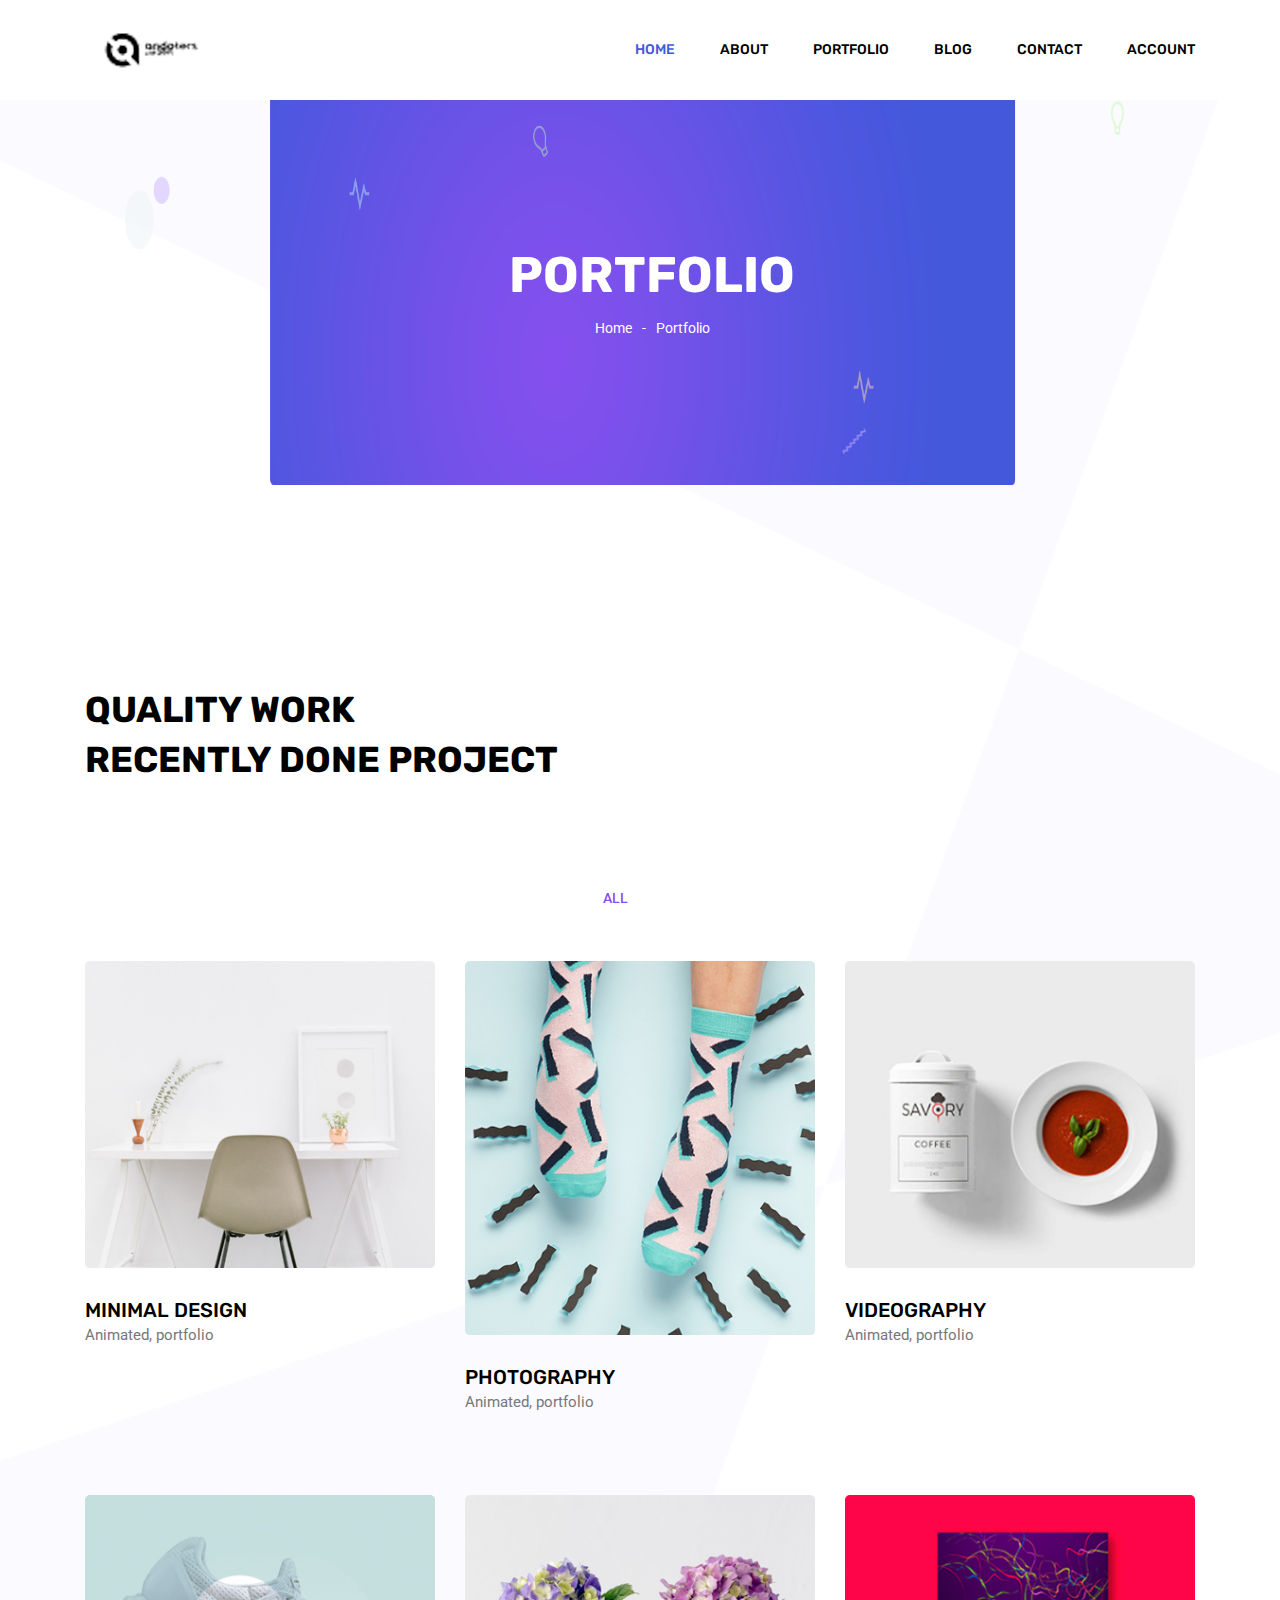
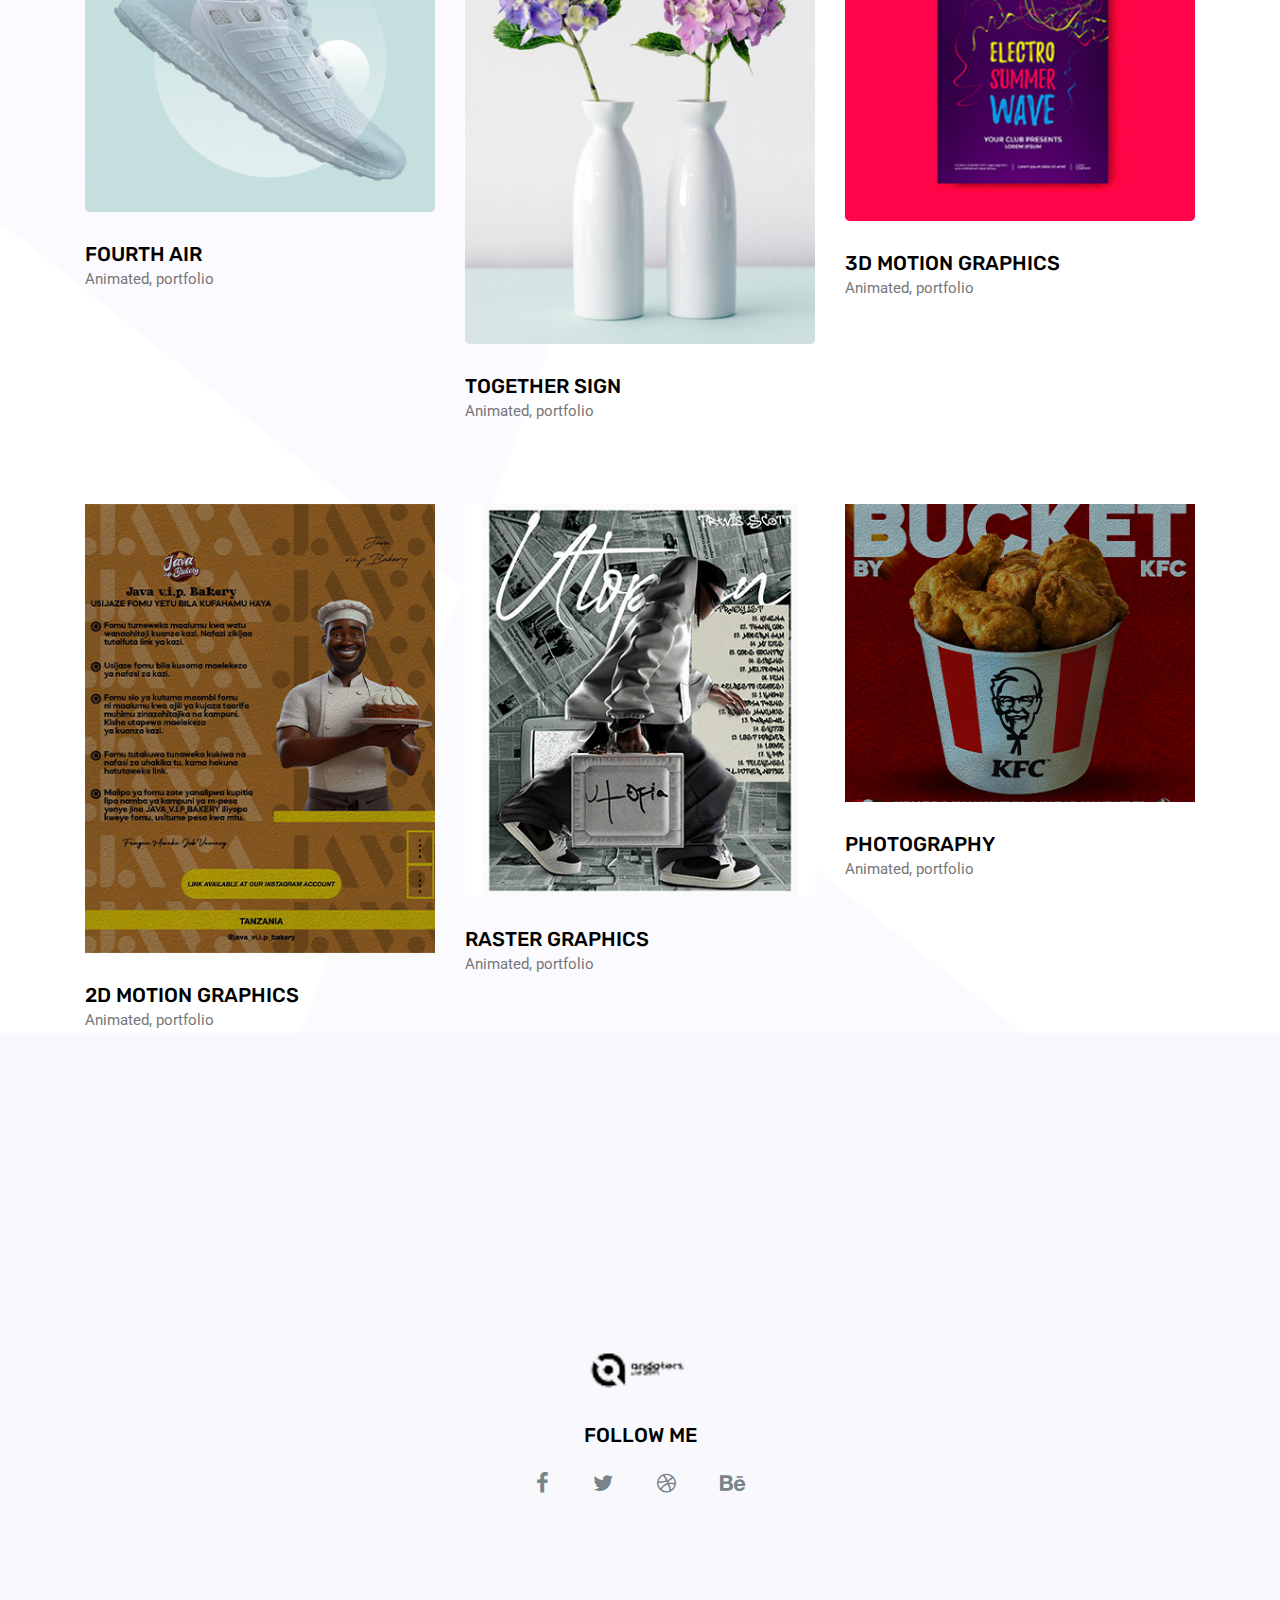
<file: portfolio.html>
<!doctype html>
<html lang="en">

<head>
	<!-- Required meta tags -->
	<meta charset="utf-8">
	<meta name="viewport" content="width=device-width, initial-scale=1, shrink-to-fit=no">
	<link rel="icon" href="img/favicon.png" type="image/png">
	<title>Portfolio</title>
	<!-- Bootstrap CSS -->
	<link rel="stylesheet" href="css/bootstrap.css">
	<link rel="stylesheet" href="vendors/linericon/style.css">
	<link rel="stylesheet" href="css/font-awesome.min.css">
	<link rel="stylesheet" href="vendors/owl-carousel/owl.carousel.min.css">
	<link rel="stylesheet" href="css/magnific-popup.css">
	<link rel="stylesheet" href="vendors/nice-select/css/nice-select.css">
	<!-- main css -->
	<link rel="stylesheet" href="css/style.css">
</head>

<body>

	<!--================ Start Header Area =================-->
	<header class="header_area">
		<div class="main_menu">
			<nav class="navbar navbar-expand-lg navbar-light">
				<div class="container">
					<!-- Brand and toggle get grouped for better mobile display -->
					<a class="navbar-brand logo_h" href="index.html"><img src="img/logo.png" alt=""></a>
					<button class="navbar-toggler" type="button" data-toggle="collapse" data-target="#navbarSupportedContent"
					 aria-controls="navbarSupportedContent" aria-expanded="false" aria-label="Toggle navigation">
						<span class="icon-bar"></span>
						<span class="icon-bar"></span>
						<span class="icon-bar"></span>
					</button>
					<!-- Collect the nav links, forms, and other content for toggling -->
					<div class="collapse navbar-collapse offset" id="navbarSupportedContent">
						<ul class="nav navbar-nav menu_nav justify-content-end">
							<li class="nav-item active"><a class="nav-link" href="index.html">Home</a></li>
							<li class="nav-item"><a class="nav-link" href="about.html">About</a></li>
							<li class="nav-item"><a class="nav-link" href="portfolio.html">Portfolio</a></li>
							<li class="nav-item submenu dropdown">
								<a href="#" class="nav-link dropdown-toggle" data-toggle="dropdown" role="button" aria-haspopup="true"
								 aria-expanded="false">Blog</a>
								<ul class="dropdown-menu">
									<li class="nav-item"><a class="nav-link" href="blog.html">Blog</a></li>
									<li class="nav-item"><a class="nav-link" href="single-blog.html">Blog Details</a></li>
								</ul>
							</li>
							<li class="nav-item"><a class="nav-link" href="contact.html">Contact</a></li>
							<li class="nav-item submenu dropdown">
								<a href="#" class="nav-link dropdown-toggle" data-toggle="dropdown" role="button" aria-haspopup="true"
								 aria-expanded="false">Account</a>
								<ul class="dropdown-menu">
									<li class="nav-item"><a class="nav-link" href="blog.html">Register</a></li>
									<li class="nav-item"><a class="nav-link" href="single-blog.html">Login</a></li>
								</ul>
							</li>
						</ul>
					</div>
				</div>
			</nav>
		</div>
	</header>
	<!--================ End Header Area =================-->

    <!--================ Start Banner Area =================-->
    <section class="banner_area">
        <div class="banner_inner d-flex align-items-center">
            <div class="container">
                <div class="banner_content text-center">
                    <h2>Portfolio</h2>
                    <div class="page_link">
                        <a href="index.html">Home</a>
                        <a href="portfolio.html">Portfolio</a>
                    </div>
                </div>
            </div>
        </div>
    </section>
    <!--================ End Banner Area =================-->

	<!--================Start Portfolio Area =================-->
	<section class="portfolio_area section_gap_top" id="portfolio">
        <div class="container">
            <div class="row">
                <div class="col-lg-12">
                    <div class="main_title text-left">
                        <h2>quality work <br>
                            Recently done project </h2>
                    </div>
                </div>
            </div>
            <div class="filters portfolio-filter">
                <ul>
                    <center><li class="active" data-filter="*">all</li></center>
                </ul>
            </div>
    
            <div class="filters-content">
				<div class="row portfolio-grid justify-content-center">
					<div class="col-lg-4 col-md-6 all latest">
						<div class="portfolio_box">
							<div class="single_portfolio">
								<img class="img-fluid w-100" src="img/portfolio/p1.jpg" alt="">
								<div class="overlay"></div>
								<a href="img/portfolio/p1.jpg" class="img-gal">
									<div class="icon">
										<span class="lnr lnr-cross"></span>
									</div>
								</a>
							</div>
							<div class="short_info">
								<h4><a href="portfolio-details.html">minimal design</a></h4>
								<p>Animated, portfolio</p>
							</div>
						</div>
					</div>
					<div class="col-lg-4 col-md-6 all popular">
						<div class="portfolio_box">
							<div class="single_portfolio">
								<img class="img-fluid w-100" src="img/portfolio/p2.jpg" alt="">
								<div class="overlay"></div>
								<a href="img/portfolio/p2.jpg" class="img-gal">
									<div class="icon">
										<span class="lnr lnr-cross"></span>
									</div>
								</a>
							</div>
							<div class="short_info">
								<h4><a href="portfolio-details.html">photography</a></h4>
								<p>Animated, portfolio</p>
							</div>
						</div>
					</div>
					<div class="col-lg-4 col-md-6 all latest">
						<div class="portfolio_box">
							<div class="single_portfolio">
								<img class="img-fluid w-100" src="img/portfolio/p3.jpg" alt="">
								<div class="overlay"></div>
								<a href="img/portfolio/p3.jpg" class="img-gal">
									<div class="icon">
										<span class="lnr lnr-cross"></span>
									</div>
								</a>
							</div>
							<div class="short_info">
								<h4><a href="portfolio-details.html">videography</a></h4>
								<p>Animated, portfolio</p>
							</div>
						</div>
					</div>
					<div class="col-lg-4 col-md-6 all popular">
						<div class="portfolio_box">
							<div class="single_portfolio">
								<img class="img-fluid w-100" src="img/portfolio/p4.jpg" alt="">
								<div class="overlay"></div>
								<a href="img/portfolio/p4.jpg" class="img-gal">
									<div class="icon">
										<span class="lnr lnr-cross"></span>
									</div>
								</a>
							</div>
							<div class="short_info">
								<h4><a href="portfolio-details.html">fourth air</a></h4>
								<p>Animated, portfolio</p>
							</div>
						</div>
					</div>
					<div class="col-lg-4 col-md-6 all following">
						<div class="portfolio_box">
							<div class="single_portfolio">
								<img class="img-fluid w-100" src="img/portfolio/p6.jpg" alt="">
								<div class="overlay"></div>
								<a href="img/portfolio/p5.jpg" class="img-gal">
									<div class="icon">
										<span class="lnr lnr-cross"></span>
									</div>
								</a>
							</div>
							<div class="short_info">
								<h4><a href="portfolio-details.html">together sign</a></h4>
								<p>Animated, portfolio</p>
							</div>
						</div>
					</div>
					<div class="col-lg-4 col-md-6 all upcoming">
						<div class="portfolio_box">
							<div class="single_portfolio">
								<img class="img-fluid w-100" src="img/portfolio/p5.jpg" alt="">
								<div class="overlay"></div>
								<a href="img/portfolio/p6.jpg" class="img-gal">
									<div class="icon">
										<span class="lnr lnr-cross"></span>
									</div>
								</a>
							</div>
							<div class="short_info">
								<h4><a href="portfolio-details.html">3d motion graphics</a></h4>
								<p>Animated, portfolio</p>
							</div>
						</div>
					</div>
					<div class="col-lg-4 col-md-6 all upcoming following">
						<div class="portfolio_box">
							<div class="single_portfolio">
								<img class="img-fluid w-100" src="img/portfolio/p7.jpg" alt="">
								<div class="overlay"></div>
								<a href="img/portfolio/p7.jpg" class="img-gal">
									<div class="icon">
										<span class="lnr lnr-cross"></span>
									</div>
								</a>
							</div>
							<div class="short_info">
								<h4><a href="portfolio-details.html">2d motion graphics</a></h4>
								<p>Animated, portfolio</p>
							</div>
						</div>
					</div>
					<div class="col-lg-4 col-md-6 all following">
						<div class="portfolio_box">
							<div class="single_portfolio">
								<img class="img-fluid w-100" src="img/portfolio/p8.jpg" alt="">
								<div class="overlay"></div>
								<a href="img/portfolio/p8.jpg" class="img-gal">
									<div class="icon">
										<span class="lnr lnr-cross"></span>
									</div>
								</a>
							</div>
							<div class="short_info">
								<h4>Raster graphics</h4>
								<p>Animated, portfolio</p>
							</div>
						</div>
					</div>
					<div class="col-lg-4 col-md-6 all upcoming">
						<div class="portfolio_box">
							<div class="single_portfolio">
								<img class="img-fluid w-100" src="img/portfolio/p9.jpg" alt="">
								<div class="overlay"></div>
								<a href="img/portfolio/p9.jpg" class="img-gal">
									<div class="icon">
										<span class="lnr lnr-cross"></span>
									</div>
								</a>
							</div>
							<div class="short_info">
								<h4><a href="portfolio-details.html">photography</a></h4>
								<p>Animated, portfolio</p>
							</div>
						</div>
					</div>
				</div>
			</div>
        </div>
    </section>
    <!--================End Portfolio Area =================-->

        <!--================Footer Area =================-->
	<footer class="footer_area">
        <div class="container">
            <div class="row justify-content-center">
                <div class="col-lg-12">
                    <div class="footer_top flex-column">
                        <div class="footer_logo">
                            <a href="#">
                                <img src="img/logo.png" alt="">
                            </a>
                            <h4>Follow Me</h4>
                        </div>
                        <div class="footer_social">
							<a href="www.facebook.com/theiconcreed"><i class="fa fa-facebook"></i></a>
							<a href="www.x.com/theiconcreed"><i class="fa fa-twitter"></i></a>
							<a href="www.dribble.com/theiconcreed"><i class="fa fa-dribbble"></i></a>
							<a href="www.behance.com/theiconcreed"><i class="fa fa-behance"></i></a>
						</div>
                    </div>
                </div>
            </div>
        </div>
    </footer>
    <!--================End Footer Area =================-->
</body>

</html>
</file>
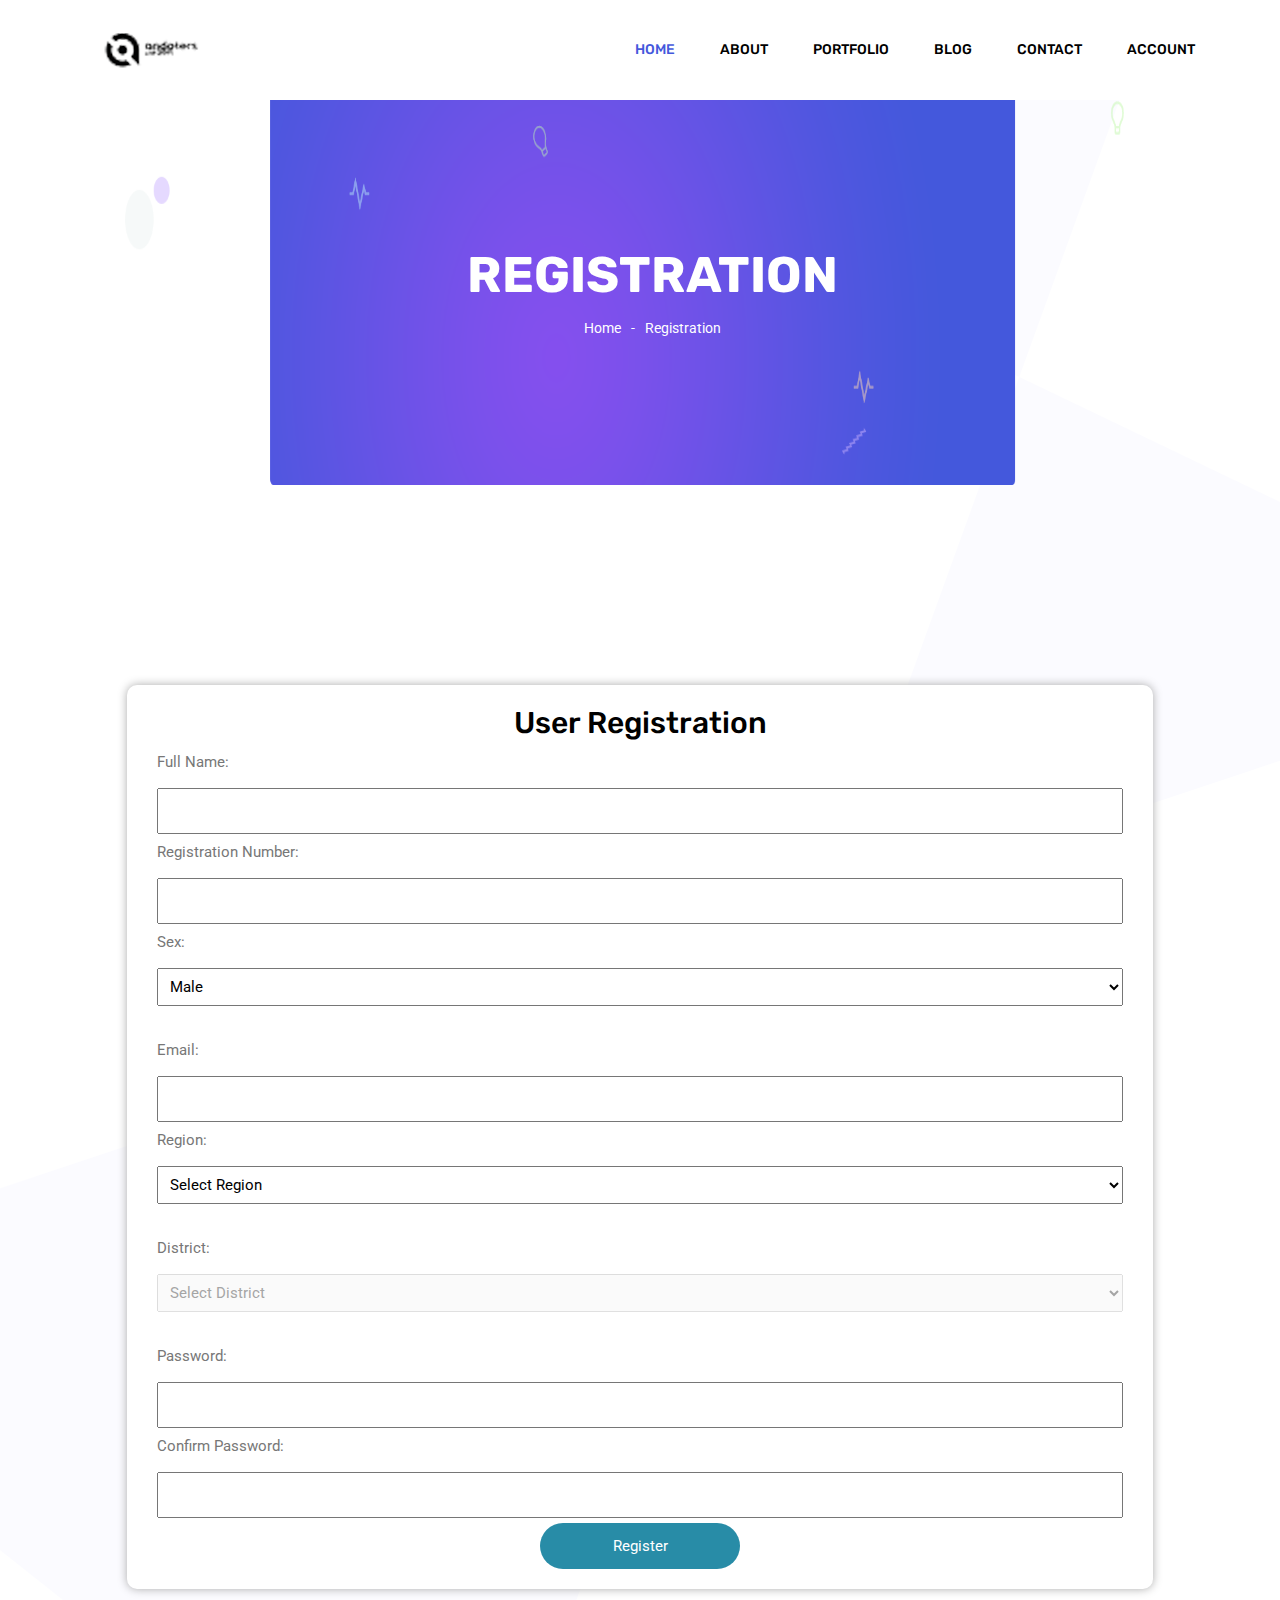
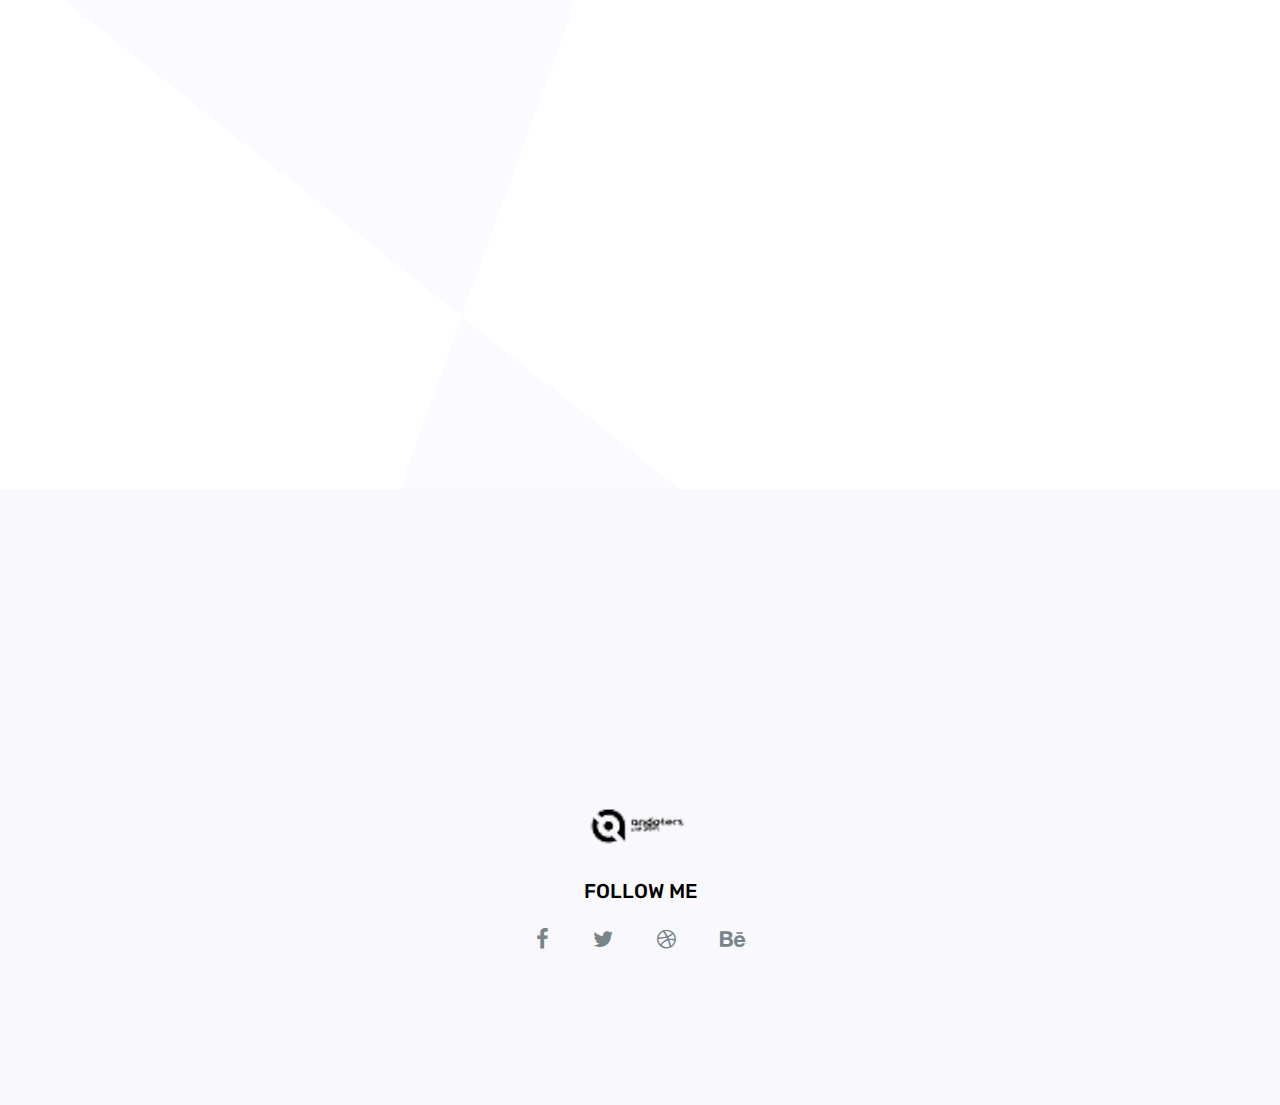
<file: registration.html>
<!doctype html>
<html lang="en">

<head>
	<!-- Required meta tags -->
	<meta charset="utf-8">
	<meta name="viewport" content="width=device-width, initial-scale=1, shrink-to-fit=no">
	<link rel="icon" href="img/favicon.png" type="image/png">
	<title>Registration</title>
	<!-- Bootstrap CSS -->
	<link rel="stylesheet" href="css/bootstrap.css">
	<link rel="stylesheet" href="vendors/linericon/style.css">
	<link rel="stylesheet" href="css/font-awesome.min.css">
	<link rel="stylesheet" href="vendors/owl-carousel/owl.carousel.min.css">
	<link rel="stylesheet" href="css/magnific-popup.css">
	<link rel="stylesheet" href="vendors/nice-select/css/nice-select.css">
	<!-- main css -->
	<link rel="stylesheet" href="css/style.css">
    <!-- Javascript -->
    <script src="script.js"></script>
</head>

<body>

	<!--================ Start Header Area =================-->
	<header class="header_area">
		<div class="main_menu">
			<nav class="navbar navbar-expand-lg navbar-light">
				<div class="container">
					<!-- Brand and toggle get grouped for better mobile display -->
					<a class="navbar-brand logo_h" href="index.html"><img src="img/logo.png" alt=""></a>
					<button class="navbar-toggler" type="button" data-toggle="collapse" data-target="#navbarSupportedContent"
					 aria-controls="navbarSupportedContent" aria-expanded="false" aria-label="Toggle navigation">
						<span class="icon-bar"></span>
						<span class="icon-bar"></span>
						<span class="icon-bar"></span>
					</button>
					<!-- Collect the nav links, forms, and other content for toggling -->
					<div class="collapse navbar-collapse offset" id="navbarSupportedContent">
						<ul class="nav navbar-nav menu_nav justify-content-end">
							<li class="nav-item active"><a class="nav-link" href="index.html">Home</a></li>
							<li class="nav-item"><a class="nav-link" href="about.html">About</a></li>
							<li class="nav-item"><a class="nav-link" href="portfolio.html">Portfolio</a></li>
							<li class="nav-item submenu dropdown">
								<a href="#" class="nav-link dropdown-toggle" data-toggle="dropdown" role="button" aria-haspopup="true"
								 aria-expanded="false">Blog</a>
								<ul class="dropdown-menu">
									<li class="nav-item"><a class="nav-link" href="blog.html">Blog</a></li>
									<li class="nav-item"><a class="nav-link" href="single-blog.html">Blog Details</a></li>
								</ul>
							</li>
							<li class="nav-item"><a class="nav-link" href="contact.html">Contact</a></li>
							<li class="nav-item submenu dropdown">
								<a href="#" class="nav-link dropdown-toggle" data-toggle="dropdown" role="button" aria-haspopup="true"
								 aria-expanded="false">Account</a>
								<ul class="dropdown-menu">
									<li class="nav-item"><a class="nav-link" href="blog.html">Register</a></li>
									<li class="nav-item"><a class="nav-link" href="single-blog.html">Login</a></li>
								</ul>
							</li>
						</ul>
					</div>
				</div>
			</nav>
		</div>
	</header>
	<!--================ End Header Area =================-->

    <!--================ Start Banner Area =================-->
    <section class="banner_area">
        <div class="banner_inner d-flex align-items-center">
            <div class="container">
                <div class="banner_content text-center">
                    <h2>Registration</h2>
                    <div class="page_link">
                        <a href="index.html">Home</a>
                        <a href="registration.html">Registration</a>
                    </div>
                </div>
            </div>
        </div>
    </section>
    <!--================ End Banner Area =================-->
    
    <!--================Contact Area =================-->
    <section class="contact_area section_gap">
        <div class="container">
            <div class="row">
                <div class="container-new">
                    <center> <h2>User Registration</h2> </center>
                    <form id="registrationForm" action="" method="POST" onsubmit="return validateForm()">

                        <div class="container">
                            <label>Full Name:</label>
                            <input type="text" id="fullName" name="fullName">
                        </div>

                        <div class="container">
                            <label>Registration Number:</label>
                            <input type = "text" id = "regNum" name = "regNum">
                        </div>

                        <div class="container">
                            <label>Sex:</label>
                            <select id="sex" name="sex">
                                <option value="male">Male</option>
                                <option value="female">Female</option>
                            </select> <br><br>
                        </div>

                        <div class="container">
                            <label>Email:</label>
                            <input type="email" id="email" name="email">
                        </div>

                        <div class="container">
                            <label>Region:</label>
                            <select id="region" name="region">
                                <option value="">Select Region</option>
                            </select> <br><br>
                        </div>

                        <div class="container">
                            <label>District:</label>
                            <select id="district" name="district">
                                <option value="">Select District</option>
                            </select> <br><br>
                        </div>

                        <div class="container">
                            <label>Password:</label>
                            <input type="password" id="password" name="password">
                        </div>

                        <div class="container">
                            <label>Confirm Password:</label>
                            <input type="password" id="confirmPassword" name="confirmPassword">
                        </div>

                        <center> <button type="submit">Register</button> </center>
                    </form>
                </div>
            </div>
            <div id="mapBox" class="mapBox" 
                data-lat="40.701083" 
                data-lon="-74.1522848" 
                data-zoom="13" 
                data-info="PO Box CT16122 Collins Street West, Victoria 8007, Australia."
                data-mlat="40.701083"
                data-mlon="-74.1522848">
            </div>
        </div>
    </section>
    <!--================Contact Area =================-->
        
        <!--================Footer Area =================-->
	<footer class="footer_area">
        <div class="container">
            <div class="row justify-content-center">
                <div class="col-lg-12">
                    <div class="footer_top flex-column">
                        <div class="footer_logo">
                            <a href="#">
                                <img src="img/logo.png" alt="">
                            </a>
                            <h4>Follow Me</h4>
                        </div>
                        <div class="footer_social">
                            <a href="www.facebook.com/theiconcreed"><i class="fa fa-facebook"></i></a>
							<a href="www.x.com/theiconcreed"><i class="fa fa-twitter"></i></a>
							<a href="www.dribble.com/theiconcreed"><i class="fa fa-dribbble"></i></a>
							<a href="www.behance.com/theiconcreed"><i class="fa fa-behance"></i></a>
                        </div>
                    </div>
                </div>
            </div>
        </div>
    </footer>
    <!--================End Footer Area =================-->
</body>
</html>
</file>
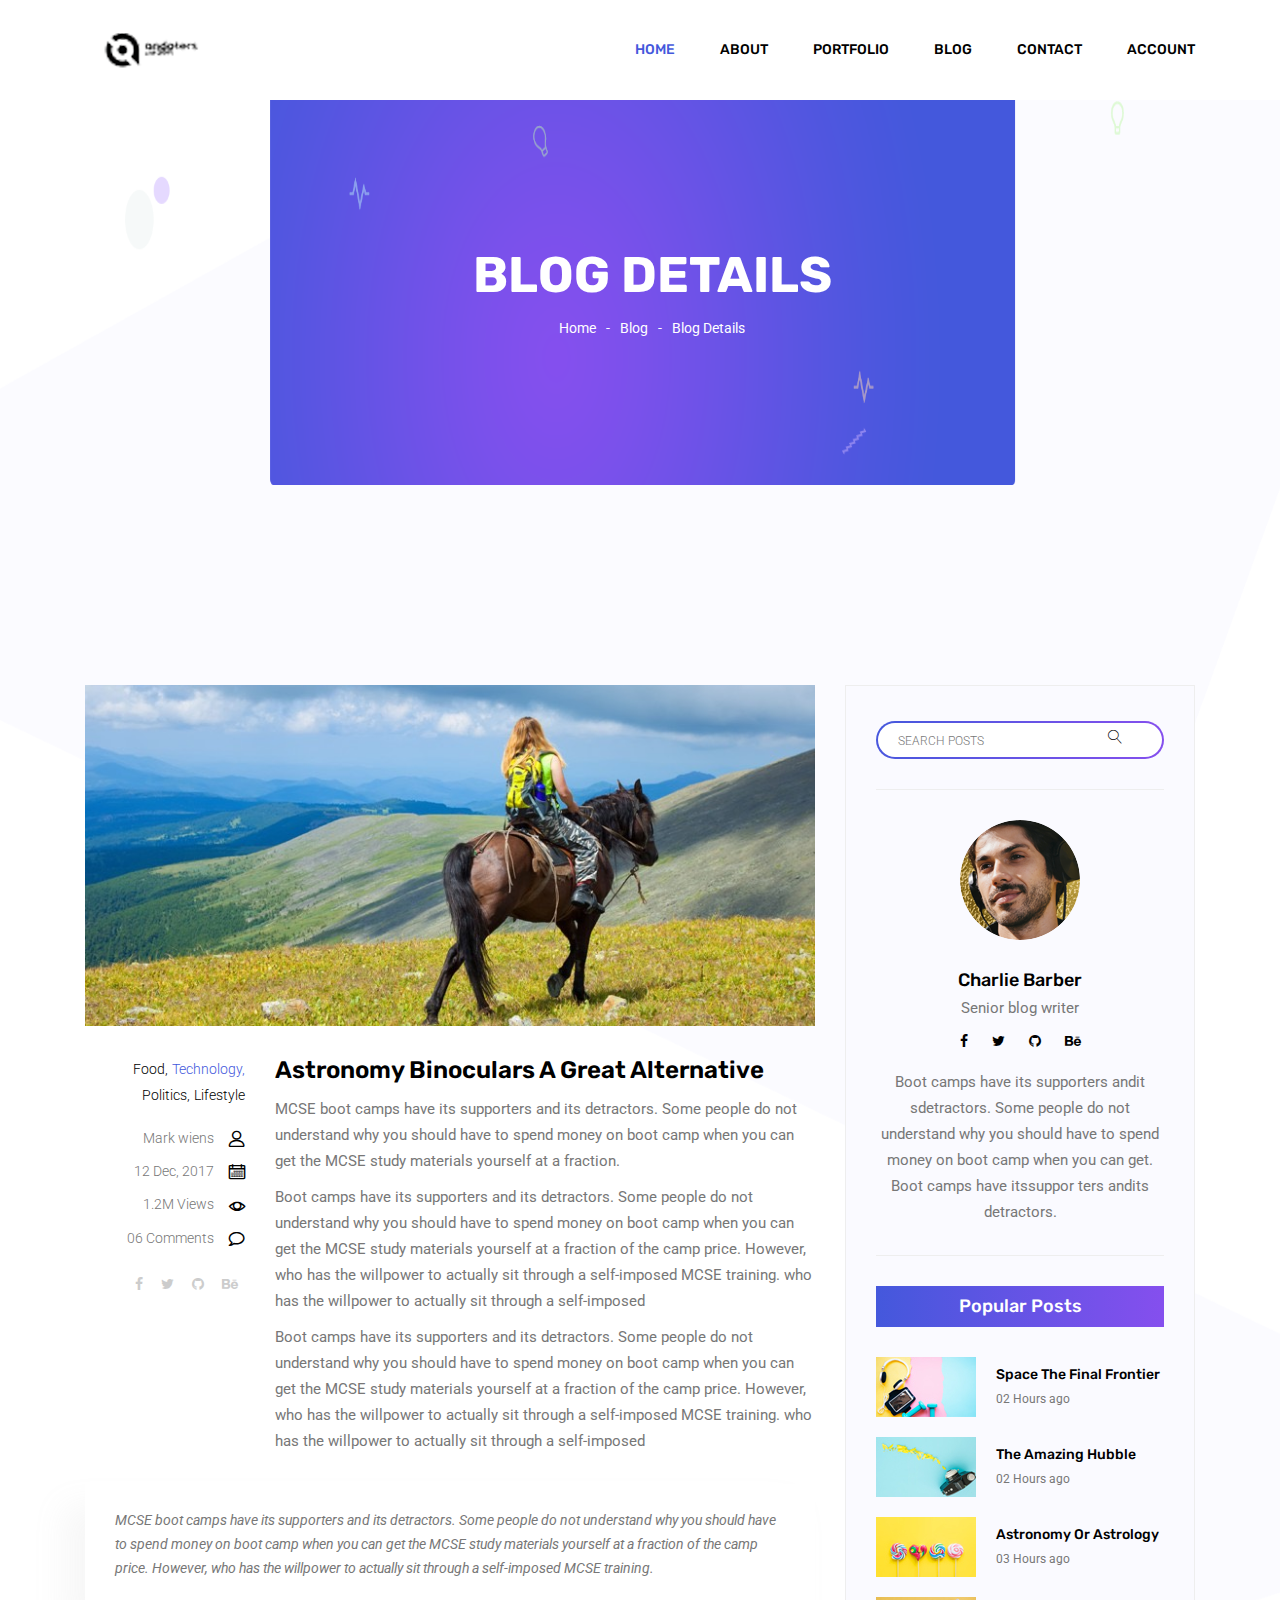
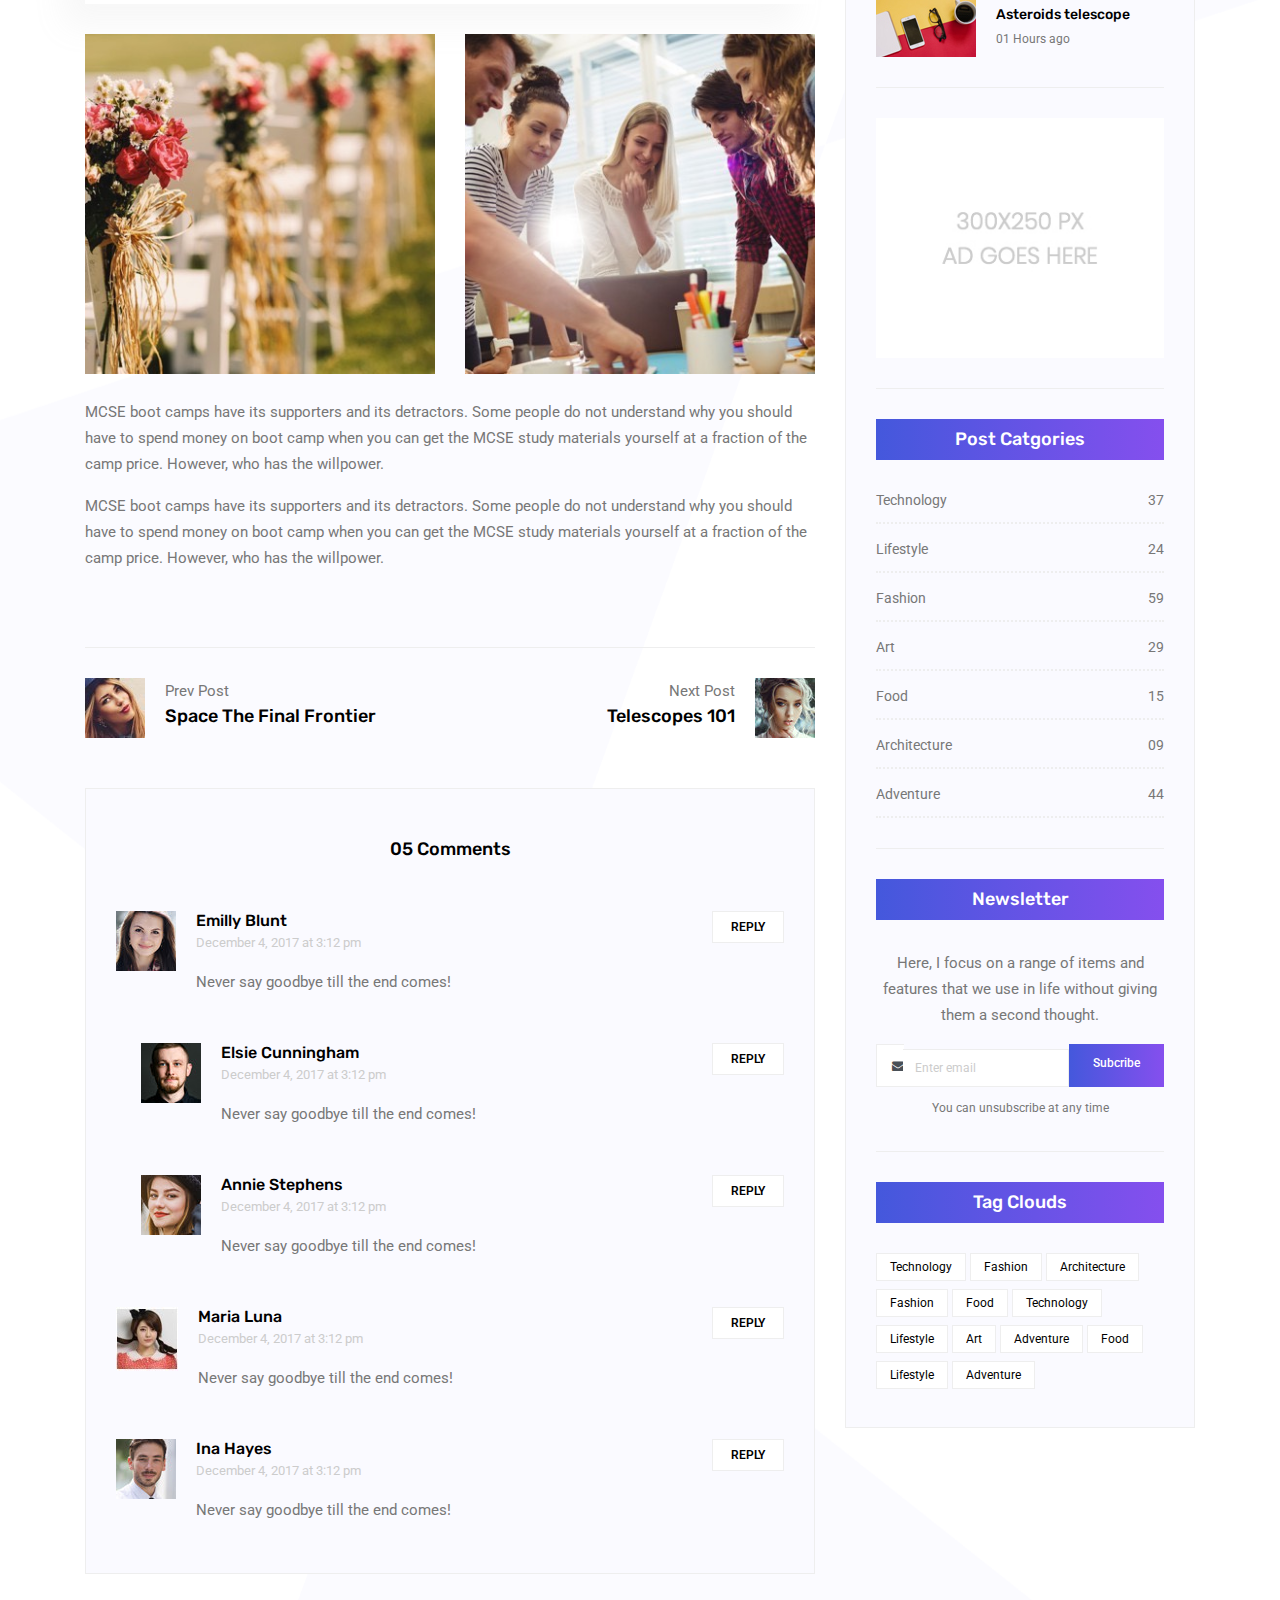
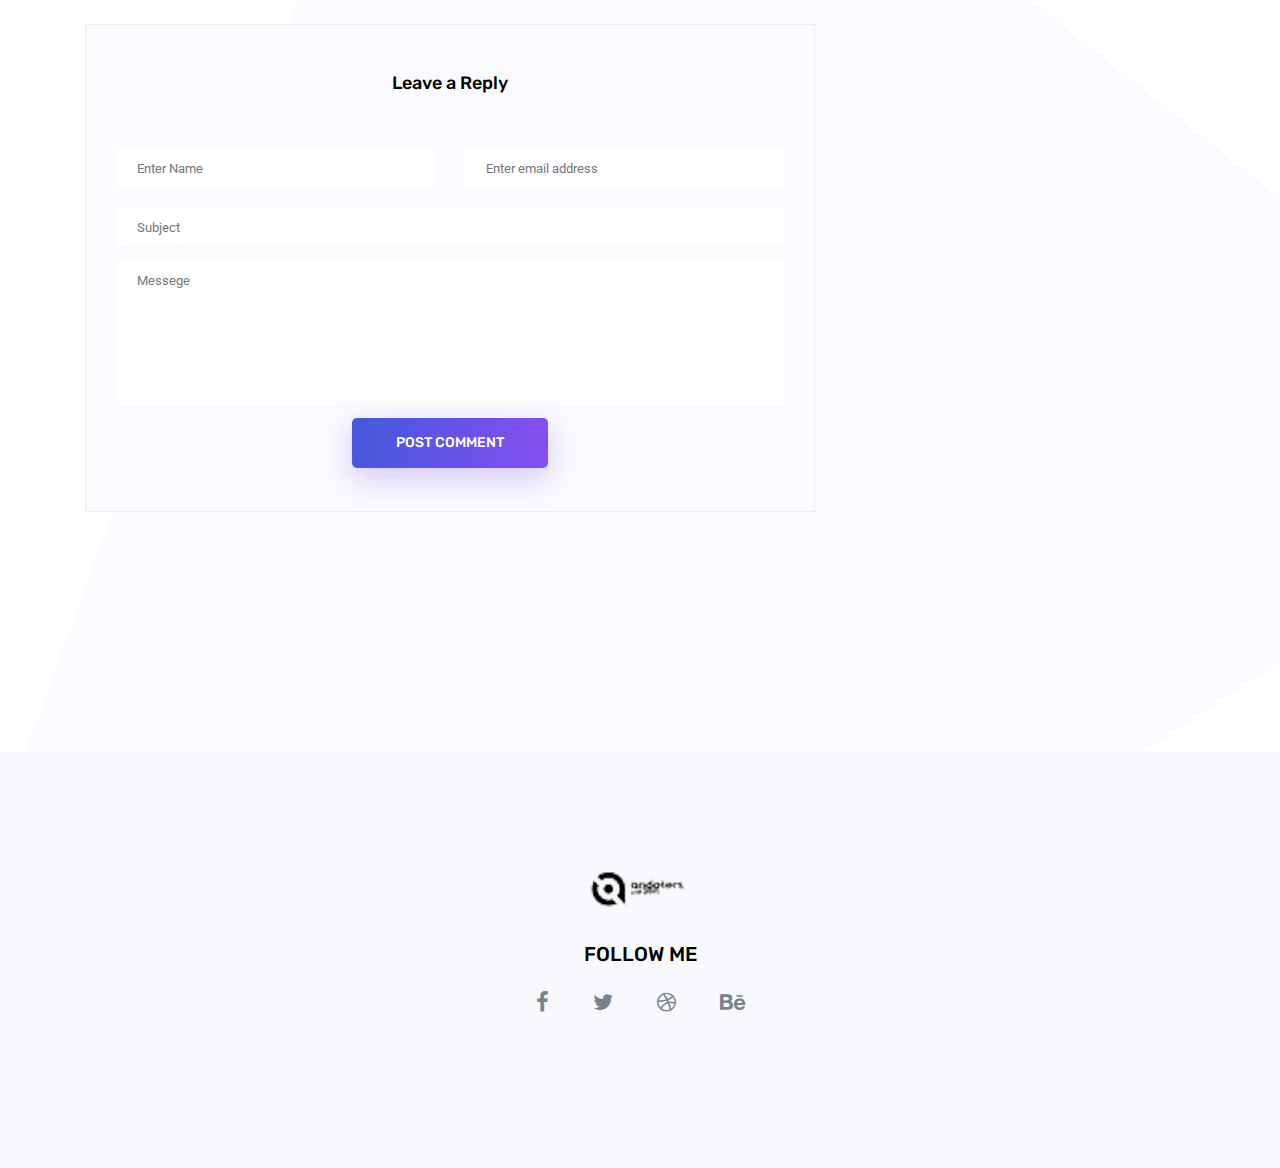
<file: single-blog.html>
<!doctype html>
<html lang="en">

<head>
	<!-- Required meta tags -->
	<meta charset="utf-8">
	<meta name="viewport" content="width=device-width, initial-scale=1, shrink-to-fit=no">
	<link rel="icon" href="img/favicon.png" type="image/png">
	<title>Blog Details</title>
	<!-- Bootstrap CSS -->
	<link rel="stylesheet" href="css/bootstrap.css">
	<link rel="stylesheet" href="vendors/linericon/style.css">
	<link rel="stylesheet" href="css/font-awesome.min.css">
	<link rel="stylesheet" href="vendors/owl-carousel/owl.carousel.min.css">
	<link rel="stylesheet" href="css/magnific-popup.css">
	<link rel="stylesheet" href="vendors/nice-select/css/nice-select.css">
	<!-- main css -->
	<link rel="stylesheet" href="css/style.css">
</head>

<body class="blog_version">

	<!--================ Start Header Area =================-->
	<header class="header_area">
		<div class="main_menu">
			<nav class="navbar navbar-expand-lg navbar-light">
				<div class="container">
					<!-- Brand and toggle get grouped for better mobile display -->
					<a class="navbar-brand logo_h" href="index.html"><img src="img/logo.png" alt=""></a>
					<button class="navbar-toggler" type="button" data-toggle="collapse" data-target="#navbarSupportedContent"
					 aria-controls="navbarSupportedContent" aria-expanded="false" aria-label="Toggle navigation">
						<span class="icon-bar"></span>
						<span class="icon-bar"></span>
						<span class="icon-bar"></span>
					</button>
					<!-- Collect the nav links, forms, and other content for toggling -->
					<div class="collapse navbar-collapse offset" id="navbarSupportedContent">
						<ul class="nav navbar-nav menu_nav justify-content-end">
							<li class="nav-item active"><a class="nav-link" href="index.html">Home</a></li>
							<li class="nav-item"><a class="nav-link" href="about.html">About</a></li>
							<li class="nav-item"><a class="nav-link" href="portfolio.html">Portfolio</a></li>
							<li class="nav-item submenu dropdown">
								<a href="#" class="nav-link dropdown-toggle" data-toggle="dropdown" role="button" aria-haspopup="true"
								 aria-expanded="false">Blog</a>
								<ul class="dropdown-menu">
									<li class="nav-item"><a class="nav-link" href="blog.html">Blog</a></li>
									<li class="nav-item"><a class="nav-link" href="single-blog.html">Blog Details</a></li>
								</ul>
							</li>
							<li class="nav-item"><a class="nav-link" href="contact.html">Contact</a></li>
							<li class="nav-item submenu dropdown">
								<a href="#" class="nav-link dropdown-toggle" data-toggle="dropdown" role="button" aria-haspopup="true"
								 aria-expanded="false">Account</a>
								<ul class="dropdown-menu">
									<li class="nav-item"><a class="nav-link" href="blog.html">Register</a></li>
									<li class="nav-item"><a class="nav-link" href="single-blog.html">Login</a></li>
								</ul>
							</li>
						</ul>
					</div>
				</div>
			</nav>
		</div>
	</header>
	<!--================ End Header Area =================-->

    <!--================ Start Banner Area =================-->
    <section class="banner_area">
        <div class="banner_inner d-flex align-items-center">
            <div class="container">
                <div class="banner_content text-center">
                    <h2>Blog Details</h2>
                    <div class="page_link">
                        <a href="index.html">Home</a>
                        <a href="blog.html">Blog</a>
                        <a href="single-blog.html">Blog Details</a>
                    </div>
                </div>
            </div>
        </div>
    </section>
    <!--================ End Banner Area =================-->
    
    <!--================Blog Area =================-->
    <section class="blog_area single-post-area section_gap">
        <div class="container">
            <div class="row">
                <div class="col-lg-8 posts-list">
                    <div class="single-post row">
                        <div class="col-lg-12">
                            <div class="feature-img">
                                <img class="img-fluid" src="img/blog/feature-img1.jpg" alt="">
                            </div>									
                        </div>
                        <div class="col-lg-3  col-md-3">
                            <div class="blog_info text-right">
                                <div class="post_tag">
                                    <a href="#">Food,</a>
                                    <a class="active" href="#">Technology,</a>
                                    <a href="#">Politics,</a>
                                    <a href="#">Lifestyle</a>
                                </div>
                                <ul class="blog_meta list">
                                    <li><a href="#">Mark wiens<i class="lnr lnr-user"></i></a></li>
                                    <li><a href="#">12 Dec, 2017<i class="lnr lnr-calendar-full"></i></a></li>
                                    <li><a href="#">1.2M Views<i class="lnr lnr-eye"></i></a></li>
                                    <li><a href="#">06 Comments<i class="lnr lnr-bubble"></i></a></li>
                                </ul>
                                <ul class="social-links">
                                    <li><a href="#"><i class="fa fa-facebook"></i></a></li>
                                    <li><a href="#"><i class="fa fa-twitter"></i></a></li>
                                    <li><a href="#"><i class="fa fa-github"></i></a></li>
                                    <li><a href="#"><i class="fa fa-behance"></i></a></li>
                                </ul>
                            </div>
                        </div>
                        <div class="col-lg-9 col-md-9 blog_details">
                            <h2>Astronomy Binoculars A Great Alternative</h2>
                            <p class="excert">
                                MCSE boot camps have its supporters and its detractors. Some people do not understand why you should have to spend money on boot camp when you can get the MCSE study materials yourself at a fraction.
                            </p>
                            <p>
                                Boot camps have its supporters and its detractors. Some people do not understand why you should have to spend money on boot camp when you can get the MCSE study materials yourself at a fraction of the camp price. However, who has the willpower to actually sit through a self-imposed MCSE training. who has the willpower to actually sit through a self-imposed
                            </p>
                            <p>
                                Boot camps have its supporters and its detractors. Some people do not understand why you should have to spend money on boot camp when you can get the MCSE study materials yourself at a fraction of the camp price. However, who has the willpower to actually sit through a self-imposed MCSE training. who has the willpower to actually sit through a self-imposed
                            </p>
                        </div>
                        <div class="col-lg-12">
                            <div class="quotes">
                                MCSE boot camps have its supporters and its detractors. Some people do not understand why you should have to spend money on boot camp when you can get the MCSE study materials yourself at a fraction of the camp price. However, who has the willpower to actually sit through a self-imposed MCSE training.										
                            </div>
                            <div class="row">
                                <div class="col-6">
                                    <img class="img-fluid" src="img/blog/post-img1.jpg" alt="">
                                </div>
                                <div class="col-6">
                                    <img class="img-fluid" src="img/blog/post-img2.jpg" alt="">
                                </div>	
                                <div class="col-lg-12 mt-25">
                                    <p>
                                        MCSE boot camps have its supporters and its detractors. Some people do not understand why you should have to spend money on boot camp when you can get the MCSE study materials yourself at a fraction of the camp price. However, who has the willpower.
                                    </p>
                                    <p>
                                        MCSE boot camps have its supporters and its detractors. Some people do not understand why you should have to spend money on boot camp when you can get the MCSE study materials yourself at a fraction of the camp price. However, who has the willpower.
                                    </p>											
                                </div>									
                            </div>
                        </div>
                    </div>
                    <div class="navigation-area">
                        <div class="row">
                            <div class="col-lg-6 col-md-6 col-12 nav-left flex-row d-flex justify-content-start align-items-center">
                                <div class="thumb">
                                    <a href="#"><img class="img-fluid" src="img/blog/prev.jpg" alt=""></a>
                                </div>
                                <div class="arrow">
                                    <a href="#"><span class="lnr text-white lnr-arrow-left"></span></a>
                                </div>
                                <div class="detials">
                                    <p>Prev Post</p>
                                    <a href="#"><h4>Space The Final Frontier</h4></a>
                                </div>
                            </div>
                            <div class="col-lg-6 col-md-6 col-12 nav-right flex-row d-flex justify-content-end align-items-center">
                                <div class="detials">
                                    <p>Next Post</p>
                                    <a href="#"><h4>Telescopes 101</h4></a>
                                </div>
                                <div class="arrow">
                                    <a href="#"><span class="lnr text-white lnr-arrow-right"></span></a>
                                </div>
                                <div class="thumb">
                                    <a href="#"><img class="img-fluid" src="img/blog/next.jpg" alt=""></a>
                                </div>										
                            </div>									
                        </div>
                    </div>
                    <div class="comments-area">
                        <h4>05 Comments</h4>
                        <div class="comment-list">
                            <div class="single-comment justify-content-between d-flex">
                                <div class="user justify-content-between d-flex">
                                    <div class="thumb">
                                        <img src="img/blog/c1.jpg" alt="">
                                    </div>
                                    <div class="desc">
                                        <h5><a href="#">Emilly Blunt</a></h5>
                                        <p class="date">December 4, 2017 at 3:12 pm </p>
                                        <p class="comment">
                                            Never say goodbye till the end comes!
                                        </p>
                                    </div>
                                </div>
                                <div class="reply-btn">
                                        <a href="" class="btn-reply text-uppercase">reply</a> 
                                </div>
                            </div>
                        </div>	
                        <div class="comment-list left-padding">
                            <div class="single-comment justify-content-between d-flex">
                                <div class="user justify-content-between d-flex">
                                    <div class="thumb">
                                        <img src="img/blog/c2.jpg" alt="">
                                    </div>
                                    <div class="desc">
                                        <h5><a href="#">Elsie Cunningham</a></h5>
                                        <p class="date">December 4, 2017 at 3:12 pm </p>
                                        <p class="comment">
                                            Never say goodbye till the end comes!
                                        </p>
                                    </div>
                                </div>
                                <div class="reply-btn">
                                        <a href="" class="btn-reply text-uppercase">reply</a> 
                                </div>
                            </div>
                        </div>	
                        <div class="comment-list left-padding">
                            <div class="single-comment justify-content-between d-flex">
                                <div class="user justify-content-between d-flex">
                                    <div class="thumb">
                                        <img src="img/blog/c3.jpg" alt="">
                                    </div>
                                    <div class="desc">
                                        <h5><a href="#">Annie Stephens</a></h5>
                                        <p class="date">December 4, 2017 at 3:12 pm </p>
                                        <p class="comment">
                                            Never say goodbye till the end comes!
                                        </p>
                                    </div>
                                </div>
                                <div class="reply-btn">
                                        <a href="" class="btn-reply text-uppercase">reply</a> 
                                </div>
                            </div>
                        </div>	
                        <div class="comment-list">
                            <div class="single-comment justify-content-between d-flex">
                                <div class="user justify-content-between d-flex">
                                    <div class="thumb">
                                        <img src="img/blog/c4.jpg" alt="">
                                    </div>
                                    <div class="desc">
                                        <h5><a href="#">Maria Luna</a></h5>
                                        <p class="date">December 4, 2017 at 3:12 pm </p>
                                        <p class="comment">
                                            Never say goodbye till the end comes!
                                        </p>
                                    </div>
                                </div>
                                <div class="reply-btn">
                                        <a href="" class="btn-reply text-uppercase">reply</a> 
                                </div>
                            </div>
                        </div>	
                        <div class="comment-list">
                            <div class="single-comment justify-content-between d-flex">
                                <div class="user justify-content-between d-flex">
                                    <div class="thumb">
                                        <img src="img/blog/c5.jpg" alt="">
                                    </div>
                                    <div class="desc">
                                        <h5><a href="#">Ina Hayes</a></h5>
                                        <p class="date">December 4, 2017 at 3:12 pm </p>
                                        <p class="comment">
                                            Never say goodbye till the end comes!
                                        </p>
                                    </div>
                                </div>
                                <div class="reply-btn">
                                        <a href="" class="btn-reply text-uppercase">reply</a> 
                                </div>
                            </div>
                        </div>	                                             				
                    </div>
                    <div class="comment-form">
                        <h4>Leave a Reply</h4>
                        <form>
                            <div class="form-group form-inline">
                                <div class="form-group col-lg-6 col-md-6 name">
                                <input type="text" class="form-control" id="name" placeholder="Enter Name" onfocus="this.placeholder = ''" onblur="this.placeholder = 'Enter Name'">
                                </div>
                                <div class="form-group col-lg-6 col-md-6 email">
                                <input type="email" class="form-control" id="email" placeholder="Enter email address" onfocus="this.placeholder = ''" onblur="this.placeholder = 'Enter email address'">
                                </div>										
                            </div>
                            <div class="form-group">
                                <input type="text" class="form-control" id="subject" placeholder="Subject" onfocus="this.placeholder = ''" onblur="this.placeholder = 'Subject'">
                            </div>
                            <div class="form-group">
                                <textarea class="form-control mb-10" rows="5" name="message" placeholder="Messege" onfocus="this.placeholder = ''" onblur="this.placeholder = 'Messege'" required=""></textarea>
                            </div>
                            <a href="#" class="primary-btn primary_btn"><span>Post Comment</span></a>	
                        </form>
                    </div>
                </div>
                <div class="col-lg-4">
                    <div class="blog_right_sidebar">
                        <aside class="single_sidebar_widget search_widget">
                            <div class="input-group">
                                <input type="text" class="form-control" placeholder="Search Posts">
                                <span class="input-group-btn">
                                    <button class="btn btn-default" type="button"><i class="lnr lnr-magnifier"></i></button>
                                </span>
                            </div><!-- /input-group -->
                            <div class="br"></div>
                        </aside>
                        <aside class="single_sidebar_widget author_widget">
                            <img class="author_img rounded-circle" src="img/blog/author.png" alt="">
                            <h4>Charlie Barber</h4>
                            <p>Senior blog writer</p>
                            <div class="social_icon">
                                <a href="#"><i class="fa fa-facebook"></i></a>
                                <a href="#"><i class="fa fa-twitter"></i></a>
                                <a href="#"><i class="fa fa-github"></i></a>
                                <a href="#"><i class="fa fa-behance"></i></a>
                            </div>
                            <p>Boot camps have its supporters andit sdetractors. Some people do not understand why you should have to spend money on boot camp when you can get. Boot camps have itssuppor ters andits detractors.</p>
                            <div class="br"></div>
                        </aside>
                        <aside class="single_sidebar_widget popular_post_widget">
                            <h3 class="widget_title">Popular Posts</h3>
                            <div class="media post_item">
                                <img src="img/blog/popular-post/post1.jpg" alt="post">
                                <div class="media-body">
                                    <a href="blog-details.html"><h3>Space The Final Frontier</h3></a>
                                    <p>02 Hours ago</p>
                                </div>
                            </div>
                            <div class="media post_item">
                                <img src="img/blog/popular-post/post2.jpg" alt="post">
                                <div class="media-body">
                                    <a href="blog-details.html"><h3>The Amazing Hubble</h3></a>
                                    <p>02 Hours ago</p>
                                </div>
                            </div>
                            <div class="media post_item">
                                <img src="img/blog/popular-post/post3.jpg" alt="post">
                                <div class="media-body">
                                    <a href="blog-details.html"><h3>Astronomy Or Astrology</h3></a>
                                    <p>03 Hours ago</p>
                                </div>
                            </div>
                            <div class="media post_item">
                                <img src="img/blog/popular-post/post4.jpg" alt="post">
                                <div class="media-body">
                                    <a href="blog-details.html"><h3>Asteroids telescope</h3></a>
                                    <p>01 Hours ago</p>
                                </div>
                            </div>
                            <div class="br"></div>
                        </aside>
                        <aside class="single_sidebar_widget ads_widget">
                            <a href="#"><img class="img-fluid" src="img/blog/add.jpg" alt=""></a>
                            <div class="br"></div>
                        </aside>
                        <aside class="single_sidebar_widget post_category_widget">
                            <h4 class="widget_title">Post Catgories</h4>
                            <ul class="list cat-list">
                                <li>
                                    <a href="#" class="d-flex justify-content-between">
                                        <p>Technology</p>
                                        <p>37</p>
                                    </a>
                                </li>
                                <li>
                                    <a href="#" class="d-flex justify-content-between">
                                        <p>Lifestyle</p>
                                        <p>24</p>
                                    </a>
                                </li>
                                <li>
                                    <a href="#" class="d-flex justify-content-between">
                                        <p>Fashion</p>
                                        <p>59</p>
                                    </a>
                                </li>
                                <li>
                                    <a href="#" class="d-flex justify-content-between">
                                        <p>Art</p>
                                        <p>29</p>
                                    </a>
                                </li>
                                <li>
                                    <a href="#" class="d-flex justify-content-between">
                                        <p>Food</p>
                                        <p>15</p>
                                    </a>
                                </li>
                                <li>
                                    <a href="#" class="d-flex justify-content-between">
                                        <p>Architecture</p>
                                        <p>09</p>
                                    </a>
                                </li>
                                <li>
                                    <a href="#" class="d-flex justify-content-between">
                                        <p>Adventure</p>
                                        <p>44</p>
                                    </a>
                                </li>															
                            </ul>
                            <div class="br"></div>
                        </aside>
                        <aside class="single-sidebar-widget newsletter_widget">
                            <h4 class="widget_title">Newsletter</h4>
                            <p>
                            Here, I focus on a range of items and features that we use in life without
                            giving them a second thought.
                            </p>
                            <div class="form-group d-flex flex-row">
                                <div class="input-group">
                                    <div class="input-group-prepend">
                                        <div class="input-group-text"><i class="fa fa-envelope" aria-hidden="true"></i></div>
                                    </div>
                                    <input type="text" class="form-control" id="inlineFormInputGroup" placeholder="Enter email" onfocus="this.placeholder = ''" onblur="this.placeholder = 'Enter email'">
                                </div>
                                <a href="#" class="bbtns">Subcribe</a>
                            </div>	
                            <p class="text-bottom">You can unsubscribe at any time</p>	
                            <div class="br"></div>							
                        </aside>
                        <aside class="single-sidebar-widget tag_cloud_widget">
                            <h4 class="widget_title">Tag Clouds</h4>
                            <ul class="list">
                                <li><a href="#">Technology</a></li>
                                <li><a href="#">Fashion</a></li>
                                <li><a href="#">Architecture</a></li>
                                <li><a href="#">Fashion</a></li>
                                <li><a href="#">Food</a></li>
                                <li><a href="#">Technology</a></li>
                                <li><a href="#">Lifestyle</a></li>
                                <li><a href="#">Art</a></li>
                                <li><a href="#">Adventure</a></li>
                                <li><a href="#">Food</a></li>
                                <li><a href="#">Lifestyle</a></li>
                                <li><a href="#">Adventure</a></li>
                            </ul>
                        </aside>
                    </div>
                </div>
            </div>
        </div>
    </section>
    <!--================Blog Area =================-->
        
    <!--================Footer Area =================-->
	<footer class="footer_area">
        <div class="container">
            <div class="row justify-content-center">
                <div class="col-lg-12">
                    <div class="footer_top flex-column">
                        <div class="footer_logo">
                            <a href="#">
                                <img src="img/logo.png" alt="">
                            </a>
                            <h4>Follow Me</h4>
                        </div>
                        <div class="footer_social">
                            <a href="www.facebook.com/theiconcreed"><i class="fa fa-facebook"></i></a>
							<a href="www.x.com/theiconcreed"><i class="fa fa-twitter"></i></a>
							<a href="www.dribble.com/theiconcreed"><i class="fa fa-dribbble"></i></a>
							<a href="www.behance.com/theiconcreed"><i class="fa fa-behance"></i></a>
                        </div>
                    </div>
                </div>
            </div>
        </div>
    </footer>
    <!--================End Footer Area =================-->
    </body>
    </html>
</file>
<file: css/style.css>
/*----------------------------------------------------
This file contains the styling for the actual theme, this
is the file you need to edit to change the look of the
theme.
---------------------------------------------------- */

/*font Variables*/
/*Color Variables*/
/*=================== fonts ====================*/
@import url("https://fonts.googleapis.com/css?family=Roboto:400,500|Rubik:500,700");
/*---------------------------------------------------- */
/*----------------------------------------------------*/
/* Medium Layout: 1280px */
/* Tablet Layout: 768px */
/* Mobile Layout: 320px */
/* Wide Mobile Layout: 480px */
/*---------------------------------------------------- */
/*----------------------------------------------------*/
body {
  line-height: 26px;
  font-size: 15px;
  font-family: "Roboto", sans-serif;
  font-weight: 400;
  color: #777777;
  background: url(../img/body-bg.png) no-repeat center; }

.container-new {
    padding-top: 100px;
    width: 90%;
    margin: auto;
    display: block;
    padding: 20px;
    background: white;
    box-shadow: 0px 0px 10px 0px #aaa;
    border-radius: 10px;
    padding-left: 15px;
    padding-right: 15px;
}

.container-new i{
  top: 40px;
  right: 10px;
}

.container-new small {
  visibility: hidden;
  bottom: 0;
  left: 0;
}

.container.succsess input {
  border-color: #2ecc71;
}

.container.error input {
  border-color: #e74c3c;
}

.container.succsess i.fa-check-circle {
  visibility: visible;
}

input, select {
  width: 100%;
  padding: 8px;
  margin: 5px 0;
}

button {
  background-color: #288ca7;
  color: white;
  padding: 10px;
  width: 20%;
  border: none;
  cursor: pointer;
  border-radius: 30px;
}

h1,
h2,
h3,
h4,
h5,
h6 {
  font-family: "Rubik", sans-serif;
  font-weight: 500;
  color: #000000; }

.list {
  list-style: none;
  margin: 0px;
  padding: 0px; }

a {
  text-decoration: none;
  transition: all 0.3s ease-in-out; }
  a:hover, a:focus {
    text-decoration: none;
    outline: none; }

button:focus {
  outline: none;
  box-shadow: none; }

.mt-25 {
  margin-top: 25px; }

.p0 {
  padding-left: 0px;
  padding-right: 0px; }

.white_bg {
  background: #fff !important; }

.mb-50 {
  margin-bottom: 50px; }

.ml-15 {
  margin-left: 15px; }

.ml-20 {
  margin-left: 20px; }

.mt-50 {
  margin-top: 50px; }

/*---------------------------------------------------- */
/*----------------------------------------------------*/
.section_gap {
  padding: 200px 0; }
  @media (max-width: 1199px) {
    .section_gap {
      padding: 80px 0; } }

.section_gap_top {
  padding-top: 200px; }
  @media (max-width: 1199px) {
    .section_gap_top {
      padding-top: 80px; } }

.section_gap_bottom {
  padding-bottom: 200px; }
  @media (max-width: 1199px) {
    .section_gap_bottom {
      padding-bottom: 80px; } }

/* Main Title Area css
============================================================================================ */
.main_title {
  text-align: center;
  margin-bottom: 100px; }
  @media (max-width: 1199px) {
    .main_title {
      margin-bottom: 50px; } }
  .main_title h2 {
    font-size: 36px;
    font-weight: 700;
    margin-bottom: 15px;
    line-height: 50px;
    text-transform: uppercase; }
    @media (max-width: 991px) {
      .main_title h2 br {
        display: none; } }
    @media (max-width: 767px) {
      .main_title h2 {
        font-size: 30px;
        line-height: 34px; } }
  .main_title p {
    margin-bottom: 0px; }
    @media (max-width: 991px) {
      .main_title p br {
        display: none; } }
  .main_title.white h2 {
    color: #fff; }
  .main_title.white p {
    color: #fff;
    opacity: .6; }

    
/* End Main Title Area css
============================================================================================ */
/* Start Gradient Area css
============================================================================================ */
.gradient-bg, .header_area .navbar .nav .nav-item.submenu ul .nav-item:hover .nav-link, .blog_right_sidebar .widget_title, .blog_right_sidebar .newsletter_widget .bbtns, .blog_right_sidebar .tag_cloud_widget ul li a:hover, .blog-pagination .page-item.active .page-link, .blog-pagination .page-link:hover, .comments-area .btn-reply:hover {
  background: -webkit-linear-gradient(90deg, #4458dc 0%, #854fee 100%);
  background: -moz-linear-gradient(90deg, #4458dc 0%, #854fee 100%);
  background: -o-linear-gradient(90deg, #4458dc 0%, #854fee 100%);
  background: linear-gradient(90deg, #4458dc 0%, #854fee 100%); }

.border-gradient {
  border-image: -webkit-linear-gradient(90deg, #4458dc 0%, #854fee 100%);
  border-image: -moz-linear-gradient(90deg, #4458dc 0%, #854fee 100%);
  border-image: -o-linear-gradient(90deg, #4458dc 0%, #854fee 100%);
  border-image: linear-gradient(90deg, #4458dc 0%, #854fee 100%); }

.gradient-bg2 {
  background: -webkit-linear-gradient(90deg, #4458dc 0%, #854fee 100%);
  background: -moz-linear-gradient(90deg, #4458dc 0%, #854fee 100%);
  background: -o-linear-gradient(90deg, #4458dc 0%, #854fee 100%);
  background: linear-gradient(90deg, #4458dc 0%, #854fee 100%); }

.gradient-color, .contact_info .info_item i {
  background: -webkit-linear-gradient(90deg, #4458dc 0%, #854fee 100%);
  background: -moz-linear-gradient(90deg, #4458dc 0%, #854fee 100%);
  background: -o-linear-gradient(90deg, #4458dc 0%, #854fee 100%);
  background: linear-gradient(90deg, #4458dc 0%, #854fee 100%);
  -webkit-background-clip: text;
  -webkit-text-fill-color: transparent; }

/* End Gradient Area css
============================================================================================ */
.primary_btn {
  display: inline-block;
  color: #fff;
  letter-spacing: 0px;
  font-family: "Rubik", sans-serif;
  font-weight: 500;
  font-size: 14px;
  line-height: 46px;
  outline: none !important;
  text-align: center;
  cursor: pointer;
  text-transform: uppercase;
  border-radius: 5px;
  background-origin: border-box;
  background-clip: content-box, border-box;
  background-image: linear-gradient(to right, #4458dc 0%, #854fee 100%), radial-gradient(circle at top left, #4458dc, #854fee);
  border: double 2px transparent;
  box-shadow: 0px 10px 30px rgba(118, 85, 225, 0.3); }
  .primary_btn span {
    padding: 0 42px; }
  .primary_btn.tr-bg {
    background-image: linear-gradient(#ffffff, #ffffff), radial-gradient(circle at top left, #4458dc, #854fee);
    border: 2px solid transparent;
    color: #222222;
    box-shadow: none; }
    .primary_btn.tr-bg:hover {
      background-image: linear-gradient(to right, #4458dc 0%, #854fee 100%), radial-gradient(circle at top left, #4458dc, #854fee);
      border: double 2px transparent;
      color: #ffffff;
      box-shadow: 0px 10px 30px rgba(118, 85, 225, 0.3); }
  .primary_btn:hover {
    background-image: linear-gradient(#ffffff, #ffffff), radial-gradient(circle at top left, #4458dc, #854fee);
    border: 2px solid #854fee;
    color: #222222;
    box-shadow: none;
    background-clip: border-box; }

.overlay {
  position: absolute;
  left: 0;
  top: 0;
  height: 100%;
  width: 100%; }

/*---------------------------------------------------- */
/*----------------------------------------------------*/
.header_area {
  position: absolute;
  width: 100%;
  z-index: 9999;
  background: #ffffff; }
  .header_area .menu_nav {
    width: 100%; }
  .header_area .navbar {
    background: transparent;
    padding: 0px;
    border: 0px;
    border-radius: 0px;
    width: 100%; }
    .header_area .navbar .nav .nav-item {
      margin-right: 45px; }
      .header_area .navbar .nav .nav-item .nav-link {
        font: 500 14px/100px "Rubik", sans-serif;
        text-transform: uppercase;
        color: #000000;
        padding: 0px;
        display: inline-block; }
        .header_area .navbar .nav .nav-item .nav-link:after {
          display: none; }
      .header_area .navbar .nav .nav-item:hover .nav-link, .header_area .navbar .nav .nav-item.active .nav-link {
        color: #4458dc; }
      .header_area .navbar .nav .nav-item.submenu {
        position: relative; }
        .header_area .navbar .nav .nav-item.submenu ul {
          border: none;
          padding: 0px;
          border-radius: 0px;
          box-shadow: none;
          margin: 0px;
          background: #fff; }
          @media (min-width: 992px) {
            .header_area .navbar .nav .nav-item.submenu ul {
              position: absolute;
              top: 120%;
              left: 0px;
              min-width: 200px;
              text-align: left;
              opacity: 0;
              transition: all 300ms ease-in;
              visibility: hidden;
              display: block;
              border: none;
              padding: 0px;
              border-radius: 0px;
              box-shadow: 0px 10px 30px 0px rgba(0, 0, 0, 0.1); } }
          .header_area .navbar .nav .nav-item.submenu ul:before {
            content: "";
            width: 0;
            height: 0;
            border-style: solid;
            border-width: 10px 10px 0 10px;
            border-color: #eeeeee transparent transparent transparent;
            position: absolute;
            right: 24px;
            top: 45px;
            z-index: 3;
            opacity: 0;
            transition: all 400ms linear; }
          .header_area .navbar .nav .nav-item.submenu ul .nav-item {
            display: block;
            float: none;
            margin-right: 0px;
            border-bottom: 1px solid #ededed;
            margin-left: 0px;
            transition: all 0.4s linear; }
            .header_area .navbar .nav .nav-item.submenu ul .nav-item .nav-link {
              line-height: 45px;
              color: #000000;
              padding: 0px 30px;
              transition: all 150ms linear;
              display: block;
              text-transform: capitalize;
              margin-right: 0px; }
            .header_area .navbar .nav .nav-item.submenu ul .nav-item:last-child {
              border-bottom: none; }
            .header_area .navbar .nav .nav-item.submenu ul .nav-item:hover .nav-link {
              color: #fff; }
        @media (min-width: 992px) {
          .header_area .navbar .nav .nav-item.submenu:hover ul {
            visibility: visible;
            opacity: 1;
            top: 100%; } }
        .header_area .navbar .nav .nav-item.submenu:hover ul .nav-item {
          margin-top: 0px; }
      .header_area .navbar .nav .nav-item:last-child {
        margin-right: 0px; }
  .header_area.navbar_fixed .main_menu {
    position: fixed;
    width: 100%;
    top: -70px;
    left: 0;
    right: 0;
    background: #ffffff;
    transform: translateY(70px);
    transition: transform 500ms ease, background 500ms ease;
    -webkit-transition: transform 500ms ease, background 500ms ease;
    box-shadow: 0px 3px 16px 0px rgba(0, 0, 0, 0.1); }
    .header_area.navbar_fixed .main_menu .navbar .nav .nav-item .nav-link {
      line-height: 70px; }
  @media (min-width: 992px) {
    .header_area.white_menu .navbar .navbar-brand img {
      display: none; }
      .header_area.white_menu .navbar .navbar-brand img + img {
        display: inline-block; } }
  @media (max-width: 991px) {
    .header_area.white_menu .navbar .navbar-brand img {
      display: inline-block; }
      .header_area.white_menu .navbar .navbar-brand img + img {
        display: none; } }
  .header_area.white_menu .navbar .nav .nav-item .nav-link {
    color: #fff; }
  .header_area.white_menu.navbar_fixed .main_menu .navbar .navbar-brand img {
    display: inline-block; }
    .header_area.white_menu.navbar_fixed .main_menu .navbar .navbar-brand img + img {
      display: none; }
  .header_area.white_menu.navbar_fixed .main_menu .navbar .nav .nav-item .nav-link {
    line-height: 70px;
    color: #000000; }

.owl-carousel.off {
  display: -ms-flexbox;
  display: flex; }

/*---------------------------------------------------- */
/*----------------------------------------------------*/
/* Home Banner Area css
============================================================================================ */
.home_banner_area {
  z-index: 1;
  background: url(../img/banner/home-banner.png) no-repeat top center;
  background-position: center;
  background-size: cover; }
  .home_banner_area .banner_inner {
    width: 100%; }
    .home_banner_area .banner_inner .home_right_img {
      padding-top: 197px; }
      @media (max-width: 1480px) {
        .home_banner_area .banner_inner .home_right_img img {
          max-width: 100%;
          height: auto; } }
      @media (max-width: 991px) {
        .home_banner_area .banner_inner .home_right_img {
          display: none; } }
    .home_banner_area .banner_inner .col-lg-7 {
      vertical-align: middle;
      align-self: center; }
    .home_banner_area .banner_inner .banner_content {
      text-align: left; }
      @media (max-width: 991px) {
        .home_banner_area .banner_inner .banner_content {
          margin-top: 150px; } }
      .home_banner_area .banner_inner .banner_content h3 {
        font-size: 40px;
        margin-bottom: 20px;
        position: relative; }
        .home_banner_area .banner_inner .banner_content h3:after {
          content: '';
          width: 410px;
          height: 2px;
          position: absolute;
          top: 50%;
          left: 23%;
          background: #000000; }
          @media (max-width: 575px) {
            .home_banner_area .banner_inner .banner_content h3:after {
              display: none; } }
      .home_banner_area .banner_inner .banner_content h1 {
        margin-top: 20px;
        font-size: 70px;
        line-height: 60px;
        margin-bottom: 25px; }
        @media (max-width: 1024px) {
          .home_banner_area .banner_inner .banner_content h1 {
            font-size: 60px; } }
        @media (max-width: 767px) {
          .home_banner_area .banner_inner .banner_content h1 {
            font-size: 50px; } }
      .home_banner_area .banner_inner .banner_content h5 {
        font-size: 24px;
        margin-bottom: 35px; }
      .home_banner_area .banner_inner .banner_content .primary_btn {
        margin-right: 20px; }

.banner_area {
  position: relative;
  z-index: 1;
  min-height: 485px; }
  @media (max-width: 1199px) {
    .banner_area {
      min-height: 350px; } }
  .banner_area .banner_inner {
    position: relative;
    overflow: hidden;
    width: 100%;
    min-height: 485px;
    background: url(../img/banner/common-banner.png) no-repeat right bottom;
    background-size: 90% 85%;
    width: 98%;
    z-index: 1; }
    @media (max-width: 1199px) {
      .banner_area .banner_inner {
        min-height: 350px; } }
    @media (max-width: 991px) {
      .banner_area .banner_inner {
        background: #854fee;
        width: 100%; } }
    .banner_area .banner_inner .banner_content {
      margin-left: 50px;
      margin-top: 100px; }
      @media (max-width: 991px) {
        .banner_area .banner_inner .banner_content {
          margin-left: 0px;
          margin-top: 50px; } }
      .banner_area .banner_inner .banner_content h2 {
        color: #fff;
        font-size: 50px;
        font-family: "Rubik", sans-serif;
        margin-bottom: 10px;
        text-transform: uppercase;
        font-weight: 700; }
        @media (max-width: 991px) {
          .banner_area .banner_inner .banner_content h2 {
            font-size: 30px; } }
      .banner_area .banner_inner .banner_content .page_link a {
        font-size: 14px;
        color: #fff;
        font-family: "Roboto", sans-serif;
        margin-right: 20px;
        position: relative; }
        .banner_area .banner_inner .banner_content .page_link a:before {
          content: "-";
          position: absolute;
          right: -14px;
          top: 50%;
          -webkit-transform: translateY(-50%);
          -moz-transform: translateY(-50%);
          -ms-transform: translateY(-50%);
          -o-transform: translateY(-50%);
          transform: translateY(-50%); }
        .banner_area .banner_inner .banner_content .page_link a:last-child {
          margin-right: 0px; }
          .banner_area .banner_inner .banner_content .page_link a:last-child:before {
            display: none; }

/* End Home Banner Area css
============================================================================================ */
/*---------------------------------------------------- */
/*----------------------------------------------------*/
/* Latest Blog Area css
============================================================================================ */
/* End Latest Blog Area css
============================================================================================ */
.blog_btn {
  border: 1px solid #eeeeee;
  background: #f9f9ff;
  padding: 0px 32px;
  font-size: 13px;
  font-weight: 500;
  font-family: "Roboto", sans-serif;
  color: #000000;
  line-height: 34px;
  display: inline-block; }
  .blog_btn:hover {
    background: #4458dc;
    border-color: #4458dc;
    color: #fff; }

.white_bg_btn {
  background: #fff;
  display: inline-block;
  color: #000000;
  line-height: 40px;
  padding: 0px 28px;
  font-size: 14px;
  font-family: "Roboto", sans-serif;
  font-weight: 500;
  text-transform: uppercase;
  -webkit-transition: all 0.4s ease 0s;
  -moz-transition: all 0.4s ease 0s;
  -o-transition: all 0.4s ease 0s;
  transition: all 0.4s ease 0s;
  border: none; }
  .white_bg_btn:hover {
    background: #4458dc;
    color: #fff; }

/* Causes Area css
============================================================================================ */

.causes_slider .owl-dots {
  text-align: center;
  margin-top: 80px; }
  .causes_slider .owl-dots .owl-dot {
    height: 14px;
    width: 14px;
    background: #eeeeee;
    display: inline-block;
    margin-right: 7px; }
    .causes_slider .owl-dots .owl-dot:last-child {
      margin-right: 0px; }
    .causes_slider .owl-dots .owl-dot.active {
      background: #4458dc; }

.causes_item {
  background: #fff; }
  .causes_item .causes_img {
    position: relative; }
    .causes_item .causes_img .c_parcent {
      position: absolute;
      bottom: 0px;
      width: 100%;
      left: 0px;
      height: 3px;
      background: rgba(255, 255, 255, 0.5); }
      .causes_item .causes_img .c_parcent span {
        width: 70%;
        height: 3px;
        background: #4458dc;
        position: absolute;
        left: 0px;
        bottom: 0px; }
        .causes_item .causes_img .c_parcent span:before {
          content: "75%";
          position: absolute;
          right: -10px;
          bottom: 0px;
          background: #4458dc;
          color: #fff;
          padding: 0px 5px; }
  .causes_item .causes_text {
    padding: 30px 35px 40px 30px; }
    .causes_item .causes_text h4 {
      color: #000000;
      font-family: "Roboto", sans-serif;
      font-size: 18px;
      font-weight: 600;
      margin-bottom: 15px;
      cursor: pointer; }
      .causes_item .causes_text h4:hover {
        color: #4458dc; }
    .causes_item .causes_text p {
      font-size: 14px;
      line-height: 24px;
      color: #777777;
      font-weight: 300;
      margin-bottom: 0px; }
  .causes_item .causes_bottom a {
    width: 50%;
    border: 1px solid #4458dc;
    text-align: center;
    float: left;
    line-height: 50px;
    background: #4458dc;
    color: #fff;
    font-family: "Roboto", sans-serif;
    font-size: 14px;
    font-weight: 500; }
    .causes_item .causes_bottom a + a {
      border-color: #eeeeee;
      background: #fff;
      font-size: 14px;
      color: #000000; }

/* End Causes Area css
============================================================================================ */
/*================= latest_blog_area css =============*/
.single-recent-blog-post {
  margin-bottom: 30px; }
  .single-recent-blog-post .thumb {
    overflow: hidden; }
    .single-recent-blog-post .thumb img {
      transition: all 0.7s linear; }
  .single-recent-blog-post .details {
    padding-top: 30px; }
    .single-recent-blog-post .details .sec_h4 {
      line-height: 24px;
      padding: 10px 0px 13px;
      transition: all 0.3s linear; }
      .single-recent-blog-post .details .sec_h4:hover {
        color: #777777; }
  .single-recent-blog-post .date {
    font-size: 14px;
    line-height: 24px;
    font-weight: 400; }
  .single-recent-blog-post:hover img {
    transform: scale(1.23) rotate(10deg); }

.tags .tag_btn {
  font-size: 12px;
  font-weight: 500;
  line-height: 20px;
  border: 1px solid #eeeeee;
  display: inline-block;
  padding: 1px 18px;
  text-align: center;
  color: #000000; }
  .tags .tag_btn:before {
    background: #4458dc; }
  .tags .tag_btn + .tag_btn {
    margin-left: 2px; }

/*========= blog_categorie_area css ===========*/
.blog_categorie_area {
  padding-bottom: 80px; }

.categories_post {
  position: relative;
  text-align: center;
  cursor: pointer; }
  .categories_post img {
    max-width: 100%; }
  .categories_post .categories_details {
    position: absolute;
    top: 20px;
    left: 20px;
    right: 20px;
    bottom: 20px;
    background: rgba(34, 34, 34, 0.8);
    color: #fff;
    transition: all 0.3s linear;
    display: flex;
    align-items: center;
    justify-content: center; }
    .categories_post .categories_details h5 {
      margin-bottom: 0px;
      font-size: 18px;
      line-height: 26px;
      text-transform: uppercase;
      color: #fff;
      position: relative; }
    .categories_post .categories_details p {
      font-weight: 300;
      font-size: 14px;
      line-height: 26px;
      margin-bottom: 0px;
      -webkit-transition: all 0.4s ease 0s;
      -moz-transition: all 0.4s ease 0s;
      -o-transition: all 0.4s ease 0s;
      transition: all 0.4s ease 0s; }
    .categories_post .categories_details .border_line {
      margin: 10px 0px;
      background: #fff;
      width: 100%;
      height: 1px; }
  .categories_post:hover .categories_details {
    background: rgba(68, 88, 220, 0.85); }

/*============ blog_left_sidebar css ==============*/
.blog_item {
  margin-bottom: 40px; }

.blog_info {
  padding-top: 30px; }
  .blog_info .post_tag {
    padding-bottom: 20px; }
    .blog_info .post_tag a {
      font: 300 14px/21px "Roboto", sans-serif;
      color: #000000; }
      .blog_info .post_tag a:hover {
        color: #777777; }
      .blog_info .post_tag a.active {
        color: #4458dc; }
  .blog_info .blog_meta li a {
    font: 300 14px/20px "Roboto", sans-serif;
    color: #777777;
    vertical-align: middle;
    padding-bottom: 12px;
    display: inline-block; }
    .blog_info .blog_meta li a i {
      color: #000000;
      font-size: 16px;
      font-weight: 600;
      padding-left: 15px;
      line-height: 20px;
      vertical-align: middle; }
    .blog_info .blog_meta li a:hover {
      color: #4458dc; }

.blog_post img {
  max-width: 100%; }
.blog_post .primary_btn {
  line-height: 38px; }

.blog_details {
  padding-top: 20px; }
  .blog_details h2 {
    font-size: 24px;
    line-height: 36px;
    color: #000000;
    font-weight: 600;
    transition: all 0.3s linear; }
    .blog_details h2:hover {
      color: #4458dc; }
  .blog_details p {
    margin-bottom: 26px; }

.view_btn {
  font-size: 14px;
  line-height: 36px;
  display: inline-block;
  color: #000000;
  font-weight: 500;
  padding: 0px 30px;
  background: #fff; }

.blog_right_sidebar {
  border: 1px solid #eeeeee;
  background: #fafaff;
  padding: 30px; }
  .blog_right_sidebar .widget_title {
    font-size: 18px;
    line-height: 25px;
    text-align: center;
    color: #fff;
    padding: 8px 0px;
    margin-bottom: 30px; }
  .blog_right_sidebar .search_widget .input-group .form-control {
    position: relative;
    font-size: 14px;
    line-height: 29px;
    width: 100%;
    font-weight: 300;
    color: #777777;
    padding-left: 20px;
    border-radius: 45px;
    z-index: 0;
    border: double 2px transparent;
    background-image: linear-gradient(white, white), radial-gradient(circle at top left, #4458dc, #854fee);
    background-image: -webkit-linear-gradient(white, white), -webkit-radial-gradient(circle at top left, #4458dc, #854fee);
    background-image: -moz-linear-gradient(white, white), -moz-radial-gradient(circle at top left, #4458dc, #854fee);
    background-image: -ms-linear-gradient(white, white), -ms-radial-gradient(circle at top left, #4458dc, #854fee);
    background-image: -o-linear-gradient(white, white), -o-radial-gradient(circle at top left, #4458dc, #854fee);
    background-origin: border-box;
    background-clip: content-box, border-box;
    padding: 0;
    text-indent: 20px; }
    .blog_right_sidebar .search_widget .input-group .form-control.placeholder {
      color: #777777;
      text-transform: uppercase;
      font-size: 12px; }
    .blog_right_sidebar .search_widget .input-group .form-control:-moz-placeholder {
      color: #777777;
      text-transform: uppercase;
      font-size: 12px; }
    .blog_right_sidebar .search_widget .input-group .form-control::-moz-placeholder {
      color: #777777;
      text-transform: uppercase;
      font-size: 12px; }
    .blog_right_sidebar .search_widget .input-group .form-control::-webkit-input-placeholder {
      color: #777777;
      text-transform: uppercase;
      font-size: 12px; }
    .blog_right_sidebar .search_widget .input-group .form-control:focus {
      box-shadow: none; }
  .blog_right_sidebar .search_widget .input-group .btn-default {
    position: absolute;
    right: 20px;
    background: transparent;
    border: 0px;
    box-shadow: none;
    font-size: 14px;
    color: #000000;
    font-weight: 600;
    padding: 0px;
    top: 50%;
    -webkit-transform: translateY(-50%);
    -moz-transform: translateY(-50%);
    -ms-transform: translateY(-50%);
    -o-transform: translateY(-50%);
    transform: translateY(-50%);
    z-index: 1; }
  .blog_right_sidebar .author_widget {
    text-align: center; }
    .blog_right_sidebar .author_widget h4 {
      font-size: 18px;
      line-height: 20px;
      color: #000000;
      margin-bottom: 5px;
      margin-top: 30px; }
    .blog_right_sidebar .author_widget p {
      margin-bottom: 0px; }
    .blog_right_sidebar .author_widget .social_icon {
      padding: 7px 0px 15px; }
      .blog_right_sidebar .author_widget .social_icon a {
        font-size: 14px;
        color: #000000;
        transition: all 0.2s linear; }
        .blog_right_sidebar .author_widget .social_icon a + a {
          margin-left: 20px; }
        .blog_right_sidebar .author_widget .social_icon a:hover {
          color: #4458dc; }
  .blog_right_sidebar .popular_post_widget .post_item .media-body {
    justify-content: center;
    align-self: center;
    padding-left: 20px; }
    .blog_right_sidebar .popular_post_widget .post_item .media-body h3 {
      font-size: 14px;
      line-height: 20px;
      color: #000000;
      margin-bottom: 4px;
      transition: all 0.3s linear; }
      .blog_right_sidebar .popular_post_widget .post_item .media-body h3:hover {
        color: #4458dc; }
    .blog_right_sidebar .popular_post_widget .post_item .media-body p {
      font-size: 12px;
      line-height: 21px;
      margin-bottom: 0px; }
  .blog_right_sidebar .popular_post_widget .post_item + .post_item {
    margin-top: 20px; }
  .blog_right_sidebar .post_category_widget .cat-list li {
    border-bottom: 2px dotted #eee;
    transition: all 0.3s ease 0s;
    padding-bottom: 12px; }
    .blog_right_sidebar .post_category_widget .cat-list li a {
      font-size: 14px;
      line-height: 20px;
      color: #777; }
      .blog_right_sidebar .post_category_widget .cat-list li a p {
        margin-bottom: 0px; }
    .blog_right_sidebar .post_category_widget .cat-list li + li {
      padding-top: 15px; }
    .blog_right_sidebar .post_category_widget .cat-list li:hover a {
      color: #4458dc; }
    .blog_right_sidebar .post_category_widget .cat-list li:hover {
      border-color: #4458dc; }
  .blog_right_sidebar .newsletter_widget {
    text-align: center; }
    .blog_right_sidebar .newsletter_widget .form-group {
      margin-bottom: 8px; }
    .blog_right_sidebar .newsletter_widget .input-group-prepend {
      margin-right: -1px; }
    .blog_right_sidebar .newsletter_widget .input-group-text {
      background: #fff;
      border-radius: 0px;
      vertical-align: top;
      font-size: 12px;
      line-height: 36px;
      padding: 0px 0px 0px 15px;
      border: 1px solid #eeeeee;
      border-right: 0px; }
    .blog_right_sidebar .newsletter_widget .form-control {
      font-size: 12px;
      line-height: 24px;
      color: #cccccc;
      border: 1px solid #eeeeee;
      border-left: 0px;
      border-radius: 0px; }
      .blog_right_sidebar .newsletter_widget .form-control.placeholder {
        color: #cccccc; }
      .blog_right_sidebar .newsletter_widget .form-control:-moz-placeholder {
        color: #cccccc; }
      .blog_right_sidebar .newsletter_widget .form-control::-moz-placeholder {
        color: #cccccc; }
      .blog_right_sidebar .newsletter_widget .form-control::-webkit-input-placeholder {
        color: #cccccc; }
      .blog_right_sidebar .newsletter_widget .form-control:focus {
        outline: none;
        box-shadow: none; }
    .blog_right_sidebar .newsletter_widget .bbtns {
      color: #fff;
      font-size: 12px;
      line-height: 38px;
      display: inline-block;
      font-weight: 500;
      padding: 0px 24px 0px 24px;
      border-radius: 0; }
    .blog_right_sidebar .newsletter_widget .text-bottom {
      font-size: 12px; }
  .blog_right_sidebar .tag_cloud_widget ul li {
    display: inline-block; }
    .blog_right_sidebar .tag_cloud_widget ul li a {
      display: inline-block;
      border: 1px solid #eee;
      background: #fff;
      padding: 0px 13px;
      margin-bottom: 8px;
      transition: all 0.3s ease 0s;
      color: #000000;
      font-size: 12px; }
      .blog_right_sidebar .tag_cloud_widget ul li a:hover {
        color: #fff; }
  .blog_right_sidebar .br {
    width: 100%;
    height: 1px;
    background: #eeeeee;
    margin: 30px 0px; }

.blog-pagination {
  padding-top: 25px;
  padding-bottom: 95px; }
  .blog-pagination .page-link {
    border-radius: 0; }
  .blog-pagination .page-item {
    border: none; }

.page-link {
  background: transparent;
  font-weight: 400; }

.blog-pagination .page-item.active .page-link {
  border-color: transparent;
  color: #fff; }

.blog-pagination .page-link {
  position: relative;
  display: block;
  padding: 0.5rem 0.75rem;
  margin-left: -1px;
  line-height: 1.25;
  color: #8a8a8a;
  border: none; }

.blog-pagination .page-link .lnr {
  font-weight: 600; }

.blog-pagination .page-item:last-child .page-link,
.blog-pagination .page-item:first-child .page-link {
  border-radius: 0; }

.blog-pagination .page-link:hover {
  color: #fff;
  text-decoration: none;
  border-color: #eee; }

/*============ Start Blog Single Styles  =============*/
.single-post-area .social-links {
  padding-top: 10px; }
  .single-post-area .social-links li {
    display: inline-block;
    margin-bottom: 10px; }
    .single-post-area .social-links li a {
      color: #cccccc;
      padding: 7px;
      font-size: 14px;
      transition: all 0.2s linear; }
      .single-post-area .social-links li a:hover {
        color: #4458dc; }
.single-post-area .blog_details {
  padding-top: 26px; }
  .single-post-area .blog_details p {
    margin-bottom: 10px; }
.single-post-area .quotes {
  margin-top: 20px;
  margin-bottom: 30px;
  padding: 24px 35px 24px 30px;
  background-color: white;
  box-shadow: -20.84px 21.58px 30px 0px rgba(176, 176, 176, 0.1);
  font-size: 14px;
  line-height: 24px;
  color: #777;
  font-style: italic; }
.single-post-area .arrow {
  position: absolute; }
  .single-post-area .arrow .lnr {
    font-size: 20px;
    font-weight: 600; }
.single-post-area .thumb .overlay-bg {
  background: rgba(0, 0, 0, 0.8); }
.single-post-area .navigation-area {
  border-top: 1px solid #eee;
  padding-top: 30px;
  margin-top: 60px; }
  .single-post-area .navigation-area p {
    margin-bottom: 0px; }
  .single-post-area .navigation-area h4 {
    font-size: 18px;
    line-height: 25px;
    color: #000000; }
  .single-post-area .navigation-area .nav-left {
    text-align: left; }
    .single-post-area .navigation-area .nav-left .thumb {
      margin-right: 20px;
      background: #000; }
      .single-post-area .navigation-area .nav-left .thumb img {
        -webkit-transition: all 0.4s ease 0s;
        -moz-transition: all 0.4s ease 0s;
        -o-transition: all 0.4s ease 0s;
        transition: all 0.4s ease 0s; }
    .single-post-area .navigation-area .nav-left .lnr {
      margin-left: 20px;
      opacity: 0;
      -webkit-transition: all 0.4s ease 0s;
      -moz-transition: all 0.4s ease 0s;
      -o-transition: all 0.4s ease 0s;
      transition: all 0.4s ease 0s; }
    .single-post-area .navigation-area .nav-left:hover .lnr {
      opacity: 1; }
    .single-post-area .navigation-area .nav-left:hover .thumb img {
      opacity: .5; }
    @media (max-width: 767px) {
      .single-post-area .navigation-area .nav-left {
        margin-bottom: 30px; } }
  .single-post-area .navigation-area .nav-right {
    text-align: right; }
    .single-post-area .navigation-area .nav-right .thumb {
      margin-left: 20px;
      background: #000; }
      .single-post-area .navigation-area .nav-right .thumb img {
        -webkit-transition: all 0.4s ease 0s;
        -moz-transition: all 0.4s ease 0s;
        -o-transition: all 0.4s ease 0s;
        transition: all 0.4s ease 0s; }
    .single-post-area .navigation-area .nav-right .lnr {
      margin-right: 20px;
      opacity: 0;
      -webkit-transition: all 0.4s ease 0s;
      -moz-transition: all 0.4s ease 0s;
      -o-transition: all 0.4s ease 0s;
      transition: all 0.4s ease 0s; }
    .single-post-area .navigation-area .nav-right:hover .lnr {
      opacity: 1; }
    .single-post-area .navigation-area .nav-right:hover .thumb img {
      opacity: .5; }
@media (max-width: 991px) {
  .single-post-area .sidebar-widgets {
    padding-bottom: 0px; } }

.comments-area {
  background: #fafaff;
  border: 1px solid #eee;
  padding: 50px 30px;
  margin-top: 50px; }
  @media (max-width: 414px) {
    .comments-area {
      padding: 50px 8px; } }
  .comments-area h4 {
    text-align: center;
    margin-bottom: 50px;
    color: #000000;
    font-size: 18px; }
  .comments-area h5 {
    font-size: 16px;
    margin-bottom: 0px; }
  .comments-area a {
    color: #000000; }
  .comments-area .comment-list {
    padding-bottom: 48px; }
    .comments-area .comment-list:last-child {
      padding-bottom: 0px; }
    .comments-area .comment-list.left-padding {
      padding-left: 25px; }
    @media (max-width: 413px) {
      .comments-area .comment-list .single-comment h5 {
        font-size: 12px; }
      .comments-area .comment-list .single-comment .date {
        font-size: 11px; }
      .comments-area .comment-list .single-comment .comment {
        font-size: 10px; } }
  .comments-area .thumb {
    margin-right: 20px; }
  .comments-area .date {
    font-size: 13px;
    color: #cccccc;
    margin-bottom: 13px; }
  .comments-area .comment {
    color: #777777;
    margin-bottom: 0px; }
  .comments-area .btn-reply {
    background-color: #fff;
    color: #000000;
    border: 1px solid #eee;
    padding: 2px 18px;
    font-size: 12px;
    display: block;
    font-weight: 600;
    -webkit-transition: all 0.4s ease 0s;
    -moz-transition: all 0.4s ease 0s;
    -o-transition: all 0.4s ease 0s;
    transition: all 0.4s ease 0s; }
    .comments-area .btn-reply:hover {
      border: transparent;
      color: #fff; }

.comment-form {
  background: #fafaff;
  text-align: center;
  border: 1px solid #eee;
  padding: 47px 30px 43px;
  margin-top: 50px;
  margin-bottom: 40px; }
  .comment-form h4 {
    text-align: center;
    margin-bottom: 50px;
    font-size: 18px;
    line-height: 22px;
    color: #000000; }
  .comment-form .name {
    padding-left: 0px; }
    @media (max-width: 767px) {
      .comment-form .name {
        padding-right: 0px;
        margin-bottom: 1rem; } }
  .comment-form .email {
    padding-right: 0px; }
    @media (max-width: 991px) {
      .comment-form .email {
        padding-left: 0px; } }
  .comment-form .form-control {
    padding: 8px 20px;
    background: #fff;
    border: none;
    border-radius: 0px;
    width: 100%;
    font-size: 14px;
    color: #777777;
    border: 1px solid transparent; }
    .comment-form .form-control:focus {
      box-shadow: none;
      border: 1px solid #eee; }
  .comment-form textarea.form-control {
    height: 140px;
    resize: none; }
  .comment-form ::-webkit-input-placeholder {
    /* Chrome/Opera/Safari */
    font-size: 13px;
    color: #777; }
  .comment-form ::-moz-placeholder {
    /* Firefox 19+ */
    font-size: 13px;
    color: #777; }
  .comment-form :-ms-input-placeholder {
    /* IE 10+ */
    font-size: 13px;
    color: #777; }
  .comment-form :-moz-placeholder {
    /* Firefox 18- */
    font-size: 13px;
    color: #777; }

/*============ End Blog Single Styles  =============*/
/*---------------------------------------------------- */
/*----------------------------------------------------*/
/*============== contact_area css ================*/
.mapBox {
  height: 420px;
  margin-top: 80px; }

.contact_info .info_item {
  position: relative;
  padding-left: 45px; }
  .contact_info .info_item i {
    position: absolute;
    left: 0;
    top: 0;
    font-size: 20px;
    line-height: 24px;
    font-weight: 600; }
  .contact_info .info_item h6 {
    font-size: 16px;
    line-height: 24px;
    color: "Roboto", sans-serif;
    font-weight: bold;
    margin-bottom: 0px;
    color: #000000; }
    .contact_info .info_item h6 a {
      color: #000000; }
  .contact_info .info_item p {
    font-size: 14px;
    line-height: 24px;
    padding: 2px 0px; }

.contact_form .form-group {
  margin-bottom: 10px; }
  .contact_form .form-group .form-control {
    font-size: 13px;
    line-height: 26px;
    color: #999;
    border: 1px solid #eeeeee;
    font-family: "Roboto", sans-serif;
    border-radius: 0px;
    padding-left: 20px; }
    .contact_form .form-group .form-control:focus {
      box-shadow: none;
      outline: none; }
    .contact_form .form-group .form-control.placeholder {
      color: #999; }
    .contact_form .form-group .form-control:-moz-placeholder {
      color: #999; }
    .contact_form .form-group .form-control::-moz-placeholder {
      color: #999; }
    .contact_form .form-group .form-control::-webkit-input-placeholder {
      color: #999; }
  .contact_form .form-group textarea {
    resize: none; }
    .contact_form .form-group textarea.form-control {
      height: 134px; }
.contact_form .primary_btn {
  margin-top: 20px; }

/* Contact Success and error Area css
============================================================================================ */
.modal-message .modal-dialog {
  position: absolute;
  top: 36%;
  left: 50%;
  transform: translateX(-50%) translateY(-50%) !important;
  margin: 0px;
  max-width: 500px;
  width: 100%; }
  .modal-message .modal-dialog .modal-content .modal-header {
    text-align: center;
    display: block;
    border-bottom: none;
    padding-top: 50px;
    padding-bottom: 50px; }
    .modal-message .modal-dialog .modal-content .modal-header .close {
      position: absolute;
      right: -15px;
      top: -15px;
      padding: 0px;
      color: #fff;
      opacity: 1;
      cursor: pointer; }
    .modal-message .modal-dialog .modal-content .modal-header h2 {
      display: block;
      text-align: center;
      color: #4458dc;
      padding-bottom: 10px;
      font-family: "Roboto", sans-serif; }
    .modal-message .modal-dialog .modal-content .modal-header p {
      display: block; }

/* End Contact Success and error Area css
============================================================================================ */
/*---------------------------------------------------- */
/*----------------------------------------------------*/
/*============== Elements Area css ================*/
.mb-20 {
  margin-bottom: 20px; }

.mb-30 {
  margin-bottom: 30px; }

.sample-text-area {
  padding: 100px 0px; }
  .sample-text-area .title_color {
    margin-bottom: 30px; }
  .sample-text-area p {
    line-height: 26px; }
    .sample-text-area p b {
      font-weight: bold;
      color: #4458dc; }
    .sample-text-area p i {
      color: #4458dc;
      font-style: italic; }
    .sample-text-area p sup {
      color: #4458dc;
      font-style: italic; }
    .sample-text-area p sub {
      color: #4458dc;
      font-style: italic; }
    .sample-text-area p del {
      color: #4458dc; }
    .sample-text-area p u {
      color: #4458dc; }

/*============== End Elements Area css ================*/
/*==============Elements Button Area css ================*/
.elements_button .title_color {
  margin-bottom: 30px;
  color: #000000; }

.title_color {
  color: #000000; }

.button-group-area {
  margin-top: 15px; }
  .button-group-area:nth-child(odd) {
    margin-top: 40px; }
  .button-group-area:first-child {
    margin-top: 0px; }
  .button-group-area .theme_btn {
    margin-right: 10px; }
  .button-group-area .link {
    text-decoration: underline;
    color: #000000;
    background: transparent; }
    .button-group-area .link:hover {
      color: #fff; }
  .button-group-area .disable {
    background: transparent;
    color: #007bff;
    cursor: not-allowed; }
    .button-group-area .disable:before {
      display: none; }

.primary {
  background: #52c5fd; }
  .primary:before {
    background: #2faae6; }

.success {
  background: #4cd3e3; }
  .success:before {
    background: #2ebccd; }

.info {
  background: #38a4ff; }
  .info:before {
    background: #298cdf; }

.warning {
  background: #f4e700; }
  .warning:before {
    background: #e1d608; }

.danger {
  background: #f54940; }
  .danger:before {
    background: #e13b33; }

.primary-border {
  background: transparent;
  border: 1px solid #52c5fd;
  color: #52c5fd; }
  .primary-border:before {
    background: #52c5fd; }

.success-border {
  background: transparent;
  border: 1px solid #4cd3e3;
  color: #4cd3e3; }
  .success-border:before {
    background: #4cd3e3; }

.info-border {
  background: transparent;
  border: 1px solid #38a4ff;
  color: #38a4ff; }
  .info-border:before {
    background: #38a4ff; }

.warning-border {
  background: #fff;
  border: 1px solid #f4e700;
  color: #f4e700; }
  .warning-border:before {
    background: #f4e700; }

.danger-border {
  background: transparent;
  border: 1px solid #f54940;
  color: #f54940; }
  .danger-border:before {
    background: #f54940; }

.link-border {
  background: transparent;
  border: 1px solid #4458dc;
  color: #4458dc; }
  .link-border:before {
    background: #4458dc; }

.radius {
  border-radius: 3px; }

.circle {
  border-radius: 20px; }

.arrow span {
  padding-left: 5px; }

.e-large {
  line-height: 50px;
  padding-top: 0px;
  padding-bottom: 0px; }

.large {
  line-height: 45px;
  padding-top: 0px;
  padding-bottom: 0px; }

.medium {
  line-height: 30px;
  padding-top: 0px;
  padding-bottom: 0px; }

.small {
  line-height: 25px;
  padding-top: 0px;
  padding-bottom: 0px; }

.general {
  line-height: 38px;
  padding-top: 0px;
  padding-bottom: 0px; }

/*==============End Elements Button Area css ================*/
/* =================================== */
/*  Elements Page Styles
/* =================================== */
/*---------- Start Elements Page -------------*/
.generic-banner {
  margin-top: 60px;
  text-align: center; }

.generic-banner .height {
  height: 600px; }

@media (max-width: 767.98px) {
  .generic-banner .height {
    height: 400px; } }
.generic-banner .generic-banner-content h2 {
  line-height: 1.2em;
  margin-bottom: 20px; }

@media (max-width: 991.98px) {
  .generic-banner .generic-banner-content h2 br {
    display: none; } }
.generic-banner .generic-banner-content p {
  text-align: center;
  font-size: 16px; }

@media (max-width: 991.98px) {
  .generic-banner .generic-banner-content p br {
    display: none; } }
.generic-content h1 {
  font-weight: 600; }

.about-generic-area {
  background: #fff; }

.about-generic-area p {
  margin-bottom: 20px; }

.white-bg {
  background: #fff; }

.section-top-border {
  padding: 50px 0;
  border-top: 1px dotted #eee; }

.switch-wrap {
  margin-bottom: 10px; }

.switch-wrap p {
  margin: 0; }

/*---------- End Elements Page -------------*/
.sample-text-area {
  padding: 100px 0 70px 0; }

.sample-text {
  margin-bottom: 0; }

.text-heading {
  margin-bottom: 30px;
  font-size: 24px; }

.typo-list {
  margin-bottom: 10px; }

@media (max-width: 767px) {
  .typo-sec {
    margin-bottom: 30px; } }
@media (max-width: 767px) {
  .element-wrap {
    margin-top: 30px; } }
b, sup, sub, u, del {
  color: #f8b600; }

h1 {
  font-size: 36px; }

h2 {
  font-size: 30px; }

h3 {
  font-size: 24px; }

h4 {
  font-size: 18px; }

h5 {
  font-size: 16px; }

h6 {
  font-size: 14px; }

.typography h1, .typography h2, .typography h3, .typography h4, .typography h5, .typography h6 {
  color: #777777; }

.button-area .border-top-generic {
  padding: 70px 15px;
  border-top: 1px dotted #eee; }

.button-group-area .genric-btn {
  margin-right: 10px;
  margin-top: 10px; }

.button-group-area .genric-btn:last-child {
  margin-right: 0; }

.circle {
  border-radius: 20px; }

.genric-btn {
  display: inline-block;
  outline: none;
  line-height: 40px;
  padding: 0 30px;
  font-size: .8em;
  text-align: center;
  text-decoration: none;
  font-weight: 500;
  cursor: pointer;
  -webkit-transition: all 0.3s ease 0s;
  -moz-transition: all 0.3s ease 0s;
  -o-transition: all 0.3s ease 0s;
  transition: all 0.3s ease 0s; }

.genric-btn:focus {
  outline: none; }

.genric-btn.e-large {
  padding: 0 40px;
  line-height: 50px; }

.genric-btn.large {
  line-height: 45px; }

.genric-btn.medium {
  line-height: 30px; }

.genric-btn.small {
  line-height: 25px; }

.genric-btn.radius {
  border-radius: 3px; }

.genric-btn.circle {
  border-radius: 20px; }

.genric-btn.arrow {
  display: -webkit-inline-box;
  display: -ms-inline-flexbox;
  display: inline-flex;
  -webkit-box-align: center;
  -ms-flex-align: center;
  align-items: center; }

.genric-btn.arrow span {
  margin-left: 10px; }

.genric-btn.default {
  color: #222222;
  background: #f9f9ff;
  border: 1px solid transparent; }

.genric-btn.default:hover {
  border: 1px solid #f9f9ff;
  background: #fff; }

.genric-btn.default-border {
  border: 1px solid #f9f9ff;
  background: #fff; }

.genric-btn.default-border:hover {
  color: #222222;
  background: #f9f9ff;
  border: 1px solid transparent; }

.genric-btn.primary {
  color: #fff;
  background: #f8b600;
  border: 1px solid transparent; }

.genric-btn.primary:hover {
  color: #f8b600;
  border: 1px solid #f8b600;
  background: #fff; }

.genric-btn.primary-border {
  color: #f8b600;
  border: 1px solid #f8b600;
  background: #fff; }

.genric-btn.primary-border:hover {
  color: #fff;
  background: #f8b600;
  border: 1px solid transparent; }

.genric-btn.success {
  color: #fff;
  background: #4cd3e3;
  border: 1px solid transparent; }

.genric-btn.success:hover {
  color: #4cd3e3;
  border: 1px solid #4cd3e3;
  background: #fff; }

.genric-btn.success-border {
  color: #4cd3e3;
  border: 1px solid #4cd3e3;
  background: #fff; }

.genric-btn.success-border:hover {
  color: #fff;
  background: #4cd3e3;
  border: 1px solid transparent; }

.genric-btn.info {
  color: #fff;
  background: #38a4ff;
  border: 1px solid transparent; }

.genric-btn.info:hover {
  color: #38a4ff;
  border: 1px solid #38a4ff;
  background: #fff; }

.genric-btn.info-border {
  color: #38a4ff;
  border: 1px solid #38a4ff;
  background: #fff; }

.genric-btn.info-border:hover {
  color: #fff;
  background: #38a4ff;
  border: 1px solid transparent; }

.genric-btn.warning {
  color: #fff;
  background: #f4e700;
  border: 1px solid transparent; }

.genric-btn.warning:hover {
  color: #f4e700;
  border: 1px solid #f4e700;
  background: #fff; }

.genric-btn.warning-border {
  color: #f4e700;
  border: 1px solid #f4e700;
  background: #fff; }

.genric-btn.warning-border:hover {
  color: #fff;
  background: #f4e700;
  border: 1px solid transparent; }

.genric-btn.danger {
  color: #fff;
  background: #f44a40;
  border: 1px solid transparent; }

.genric-btn.danger:hover {
  color: #f44a40;
  border: 1px solid #f44a40;
  background: #fff; }

.genric-btn.danger-border {
  color: #f44a40;
  border: 1px solid #f44a40;
  background: #fff; }

.genric-btn.danger-border:hover {
  color: #fff;
  background: #f44a40;
  border: 1px solid transparent; }

.genric-btn.link {
  color: #222222;
  background: #f9f9ff;
  text-decoration: underline;
  border: 1px solid transparent; }

.genric-btn.link:hover {
  color: #222222;
  border: 1px solid #f9f9ff;
  background: #fff; }

.genric-btn.link-border {
  color: #222222;
  border: 1px solid #f9f9ff;
  background: #fff;
  text-decoration: underline; }

.genric-btn.link-border:hover {
  color: #222222;
  background: #f9f9ff;
  border: 1px solid transparent; }

.genric-btn.disable {
  color: #222222, 0.3;
  background: #f9f9ff;
  border: 1px solid transparent;
  cursor: not-allowed; }

.generic-blockquote {
  padding: 30px 50px 30px 30px;
  background: #fff;
  border-left: 2px solid #f8b600; }

@media (max-width: 991px) {
  .progress-table-wrap {
    overflow-x: scroll; } }
.progress-table {
  background: #fff;
  padding: 15px 0px 30px 0px;
  min-width: 800px; }

.progress-table .serial {
  width: 11.83%;
  padding-left: 30px; }

.progress-table .country {
  width: 28.07%; }

.progress-table .visit {
  width: 19.74%; }

.progress-table .percentage {
  width: 40.36%;
  padding-right: 50px; }

.progress-table .table-head {
  display: flex; }

.progress-table .table-head .serial, .progress-table .table-head .country, .progress-table .table-head .visit, .progress-table .table-head .percentage {
  color: #222222;
  line-height: 40px;
  text-transform: uppercase;
  font-weight: 500; }

.progress-table .table-row {
  padding: 15px 0;
  border-top: 1px solid #edf3fd;
  display: flex; }

.progress-table .table-row .serial, .progress-table .table-row .country, .progress-table .table-row .visit, .progress-table .table-row .percentage {
  display: flex;
  align-items: center; }

.progress-table .table-row .country img {
  margin-right: 15px; }

.progress-table .table-row .percentage .progress {
  width: 80%;
  border-radius: 0px;
  background: transparent; }

.progress-table .table-row .percentage .progress .progress-bar {
  height: 5px;
  line-height: 5px; }

.progress-table .table-row .percentage .progress .progress-bar.color-1 {
  background-color: #6382e6; }

.progress-table .table-row .percentage .progress .progress-bar.color-2 {
  background-color: #e66686; }

.progress-table .table-row .percentage .progress .progress-bar.color-3 {
  background-color: #f09359; }

.progress-table .table-row .percentage .progress .progress-bar.color-4 {
  background-color: #73fbaf; }

.progress-table .table-row .percentage .progress .progress-bar.color-5 {
  background-color: #73fbaf; }

.progress-table .table-row .percentage .progress .progress-bar.color-6 {
  background-color: #6382e6; }

.progress-table .table-row .percentage .progress .progress-bar.color-7 {
  background-color: #a367e7; }

.progress-table .table-row .percentage .progress .progress-bar.color-8 {
  background-color: #e66686; }

.single-gallery-image {
  margin-top: 30px;
  background-repeat: no-repeat !important;
  background-position: center center !important;
  background-size: cover !important;
  height: 200px;
  -webkit-transition: all 0.3s ease 0s;
  -moz-transition: all 0.3s ease 0s;
  -o-transition: all 0.3s ease 0s;
  transition: all 0.3s ease 0s; }

.single-gallery-image:hover {
  opacity: .8; }

.list-style {
  width: 14px;
  height: 14px; }

.unordered-list li {
  position: relative;
  padding-left: 30px;
  line-height: 1.82em !important; }

.unordered-list li:before {
  content: "";
  position: absolute;
  width: 14px;
  height: 14px;
  border: 3px solid #f8b600;
  background: #fff;
  top: 4px;
  left: 0;
  border-radius: 50%; }

.ordered-list {
  margin-left: 30px; }

.ordered-list li {
  list-style-type: decimal-leading-zero;
  color: #f8b600;
  font-weight: 500;
  line-height: 1.82em !important; }

.ordered-list li span {
  font-weight: 300;
  color: #777777; }

.ordered-list-alpha li {
  margin-left: 30px;
  list-style-type: lower-alpha;
  color: #f8b600;
  font-weight: 500;
  line-height: 1.82em !important; }

.ordered-list-alpha li span {
  font-weight: 300;
  color: #777777; }

.ordered-list-roman li {
  margin-left: 30px;
  list-style-type: lower-roman;
  color: #f8b600;
  font-weight: 500;
  line-height: 1.82em !important; }

.ordered-list-roman li span {
  font-weight: 300;
  color: #777777; }

.single-input {
  display: block;
  width: 100%;
  line-height: 40px;
  border: none;
  outline: none;
  background: #f9f9ff;
  padding: 0 20px; }

.single-input:focus {
  outline: none; }

.input-group-icon {
  position: relative; }

.input-group-icon .icon {
  position: absolute;
  left: 20px;
  top: 0;
  line-height: 40px;
  z-index: 3; }

.input-group-icon .icon i {
  color: #797979; }

.input-group-icon .single-input {
  padding-left: 45px; }

.single-textarea {
  display: block;
  width: 100%;
  line-height: 40px;
  border: none;
  outline: none;
  background: #f9f9ff;
  padding: 0 20px;
  height: 100px;
  resize: none; }

.single-textarea:focus {
  outline: none; }

.single-input-primary {
  display: block;
  width: 100%;
  line-height: 40px;
  border: 1px solid transparent;
  outline: none;
  background: #f9f9ff;
  padding: 0 20px; }

.single-input-primary:focus {
  outline: none;
  border: 1px solid #f8b600; }

.single-input-accent {
  display: block;
  width: 100%;
  line-height: 40px;
  border: 1px solid transparent;
  outline: none;
  background: #f9f9ff;
  padding: 0 20px; }

.single-input-accent:focus {
  outline: none;
  border: 1px solid #eb6b55; }

.single-input-secondary {
  display: block;
  width: 100%;
  line-height: 40px;
  border: 1px solid transparent;
  outline: none;
  background: #f9f9ff;
  padding: 0 20px; }

.single-input-secondary:focus {
  outline: none;
  border: 1px solid #f09359; }

.default-switch {
  width: 35px;
  height: 17px;
  border-radius: 8.5px;
  background: #fff;
  position: relative;
  cursor: pointer; }

.default-switch input {
  position: absolute;
  left: 0;
  top: 0;
  right: 0;
  bottom: 0;
  width: 100%;
  height: 100%;
  opacity: 0;
  cursor: pointer; }

.default-switch input + label {
  position: absolute;
  top: 1px;
  left: 1px;
  width: 15px;
  height: 15px;
  border-radius: 50%;
  background: #f8b600;
  -webkit-transition: all 0.2s;
  -moz-transition: all 0.2s;
  -o-transition: all 0.2s;
  transition: all 0.2s;
  box-shadow: 0px 4px 5px 0px rgba(0, 0, 0, 0.2);
  cursor: pointer; }

.default-switch input:checked + label {
  left: 19px; }

.single-element-widget {
  margin-bottom: 30px; }

.primary-switch {
  width: 35px;
  height: 17px;
  border-radius: 8.5px;
  background: #fff;
  position: relative;
  cursor: pointer; }

.primary-switch input {
  position: absolute;
  left: 0;
  top: 0;
  right: 0;
  bottom: 0;
  width: 100%;
  height: 100%;
  opacity: 0; }

.primary-switch input + label {
  position: absolute;
  left: 0;
  top: 0;
  right: 0;
  bottom: 0;
  width: 100%;
  height: 100%; }

.primary-switch input + label:before {
  content: "";
  position: absolute;
  left: 0;
  top: 0;
  right: 0;
  bottom: 0;
  width: 100%;
  height: 100%;
  background: transparent;
  border-radius: 8.5px;
  cursor: pointer;
  -webkit-transition: all 0.2s;
  -moz-transition: all 0.2s;
  -o-transition: all 0.2s;
  transition: all 0.2s; }

.primary-switch input + label:after {
  content: "";
  position: absolute;
  top: 1px;
  left: 1px;
  width: 15px;
  height: 15px;
  border-radius: 50%;
  background: #fff;
  -webkit-transition: all 0.2s;
  -moz-transition: all 0.2s;
  -o-transition: all 0.2s;
  transition: all 0.2s;
  box-shadow: 0px 4px 5px 0px rgba(0, 0, 0, 0.2);
  cursor: pointer; }

.primary-switch input:checked + label:after {
  left: 19px; }

.primary-switch input:checked + label:before {
  background: #f8b600; }

.confirm-switch {
  width: 35px;
  height: 17px;
  border-radius: 8.5px;
  background: #fff;
  position: relative;
  cursor: pointer; }

.confirm-switch input {
  position: absolute;
  left: 0;
  top: 0;
  right: 0;
  bottom: 0;
  width: 100%;
  height: 100%;
  opacity: 0; }

.confirm-switch input + label {
  position: absolute;
  left: 0;
  top: 0;
  right: 0;
  bottom: 0;
  width: 100%;
  height: 100%; }

.confirm-switch input + label:before {
  content: "";
  position: absolute;
  left: 0;
  top: 0;
  right: 0;
  bottom: 0;
  width: 100%;
  height: 100%;
  background: transparent;
  border-radius: 8.5px;
  -webkit-transition: all 0.2s;
  -moz-transition: all 0.2s;
  -o-transition: all 0.2s;
  transition: all 0.2s;
  cursor: pointer; }

.confirm-switch input + label:after {
  content: "";
  position: absolute;
  top: 1px;
  left: 1px;
  width: 15px;
  height: 15px;
  border-radius: 50%;
  background: #fff;
  -webkit-transition: all 0.2s;
  -moz-transition: all 0.2s;
  -o-transition: all 0.2s;
  transition: all 0.2s;
  box-shadow: 0px 4px 5px 0px rgba(0, 0, 0, 0.2);
  cursor: pointer; }

.confirm-switch input:checked + label:after {
  left: 19px; }

.confirm-switch input:checked + label:before {
  background: #4cd3e3; }

.primary-checkbox {
  width: 16px;
  height: 16px;
  border-radius: 3px;
  background: #fff;
  position: relative;
  cursor: pointer; }

.primary-checkbox input {
  position: absolute;
  left: 0;
  top: 0;
  right: 0;
  bottom: 0;
  width: 100%;
  height: 100%;
  opacity: 0; }

.primary-checkbox input + label {
  position: absolute;
  left: 0;
  top: 0;
  right: 0;
  bottom: 0;
  width: 100%;
  height: 100%;
  border-radius: 3px;
  cursor: pointer;
  border: 1px solid #f1f1f1; }

.single-defination h4 {
  color: #000000; }

.primary-checkbox input:checked + label {
  background: url(../img/elements/primary-check.png) no-repeat center center/cover;
  border: none; }

.confirm-checkbox {
  width: 16px;
  height: 16px;
  border-radius: 3px;
  background: #fff;
  position: relative;
  cursor: pointer; }

.confirm-checkbox input {
  position: absolute;
  left: 0;
  top: 0;
  right: 0;
  bottom: 0;
  width: 100%;
  height: 100%;
  opacity: 0; }

.confirm-checkbox input + label {
  position: absolute;
  left: 0;
  top: 0;
  right: 0;
  bottom: 0;
  width: 100%;
  height: 100%;
  border-radius: 3px;
  cursor: pointer;
  border: 1px solid #f1f1f1; }

.confirm-checkbox input:checked + label {
  background: url(../img/elements/success-check.png) no-repeat center center/cover;
  border: none; }

.disabled-checkbox {
  width: 16px;
  height: 16px;
  border-radius: 3px;
  background: #fff;
  position: relative;
  cursor: pointer; }

.disabled-checkbox input {
  position: absolute;
  left: 0;
  top: 0;
  right: 0;
  bottom: 0;
  width: 100%;
  height: 100%;
  opacity: 0; }

.disabled-checkbox input + label {
  position: absolute;
  left: 0;
  top: 0;
  right: 0;
  bottom: 0;
  width: 100%;
  height: 100%;
  border-radius: 3px;
  cursor: pointer;
  border: 1px solid #f1f1f1; }

.disabled-checkbox input:disabled {
  cursor: not-allowed;
  z-index: 3; }

.disabled-checkbox input:checked + label {
  background: url(../img/elements/disabled-check.png) no-repeat center center/cover;
  border: none; }

.primary-radio {
  width: 16px;
  height: 16px;
  border-radius: 8px;
  background: #fff;
  position: relative;
  cursor: pointer; }

.primary-radio input {
  position: absolute;
  left: 0;
  top: 0;
  right: 0;
  bottom: 0;
  width: 100%;
  height: 100%;
  opacity: 0; }

.primary-radio input + label {
  position: absolute;
  left: 0;
  top: 0;
  right: 0;
  bottom: 0;
  width: 100%;
  height: 100%;
  border-radius: 8px;
  cursor: pointer;
  border: 1px solid #f1f1f1; }

.primary-radio input:checked + label {
  background: url(../img/elements/primary-radio.png) no-repeat center center/cover;
  border: none; }

.confirm-radio {
  width: 16px;
  height: 16px;
  border-radius: 8px;
  background: #fff;
  position: relative;
  cursor: pointer; }

.confirm-radio input {
  position: absolute;
  left: 0;
  top: 0;
  right: 0;
  bottom: 0;
  width: 100%;
  height: 100%;
  opacity: 0; }

.confirm-radio input + label {
  position: absolute;
  left: 0;
  top: 0;
  right: 0;
  bottom: 0;
  width: 100%;
  height: 100%;
  border-radius: 8px;
  cursor: pointer;
  border: 1px solid #f1f1f1; }

.confirm-radio input:checked + label {
  background: url(../img/elements/success-radio.png) no-repeat center center/cover;
  border: none; }

.disabled-radio {
  width: 16px;
  height: 16px;
  border-radius: 8px;
  background: #fff;
  position: relative;
  cursor: pointer; }

.disabled-radio input {
  position: absolute;
  left: 0;
  top: 0;
  right: 0;
  bottom: 0;
  width: 100%;
  height: 100%;
  opacity: 0; }

.disabled-radio input + label {
  position: absolute;
  left: 0;
  top: 0;
  right: 0;
  bottom: 0;
  width: 100%;
  height: 100%;
  border-radius: 8px;
  cursor: pointer;
  border: 1px solid #f1f1f1; }

.disabled-radio input:disabled {
  cursor: not-allowed;
  z-index: 3; }

.unordered-list {
  list-style: none;
  padding: 0px;
  margin: 0px; }

.ordered-list {
  list-style: none;
  padding: 0px; }

.disabled-radio input:checked + label {
  background: url(../img/elements/disabled-radio.png) no-repeat center center/cover;
  border: none; }

.default-select {
  height: 40px; }

.default-select .nice-select {
  border: none;
  border-radius: 0px;
  height: 40px;
  background: #fff;
  padding-left: 20px;
  padding-right: 40px; }

.default-select .nice-select .list {
  margin-top: 0;
  border: none;
  border-radius: 0px;
  box-shadow: none;
  width: 100%;
  padding: 10px 0 10px 0px; }

.default-select .nice-select .list .option {
  font-weight: 300;
  -webkit-transition: all 0.3s ease 0s;
  -moz-transition: all 0.3s ease 0s;
  -o-transition: all 0.3s ease 0s;
  transition: all 0.3s ease 0s;
  line-height: 28px;
  min-height: 28px;
  font-size: 12px;
  padding-left: 20px; }

.default-select .nice-select .list .option.selected {
  color: #f8b600;
  background: transparent; }

.default-select .nice-select .list .option:hover {
  color: #f8b600;
  background: transparent; }

.default-select .current {
  margin-right: 50px;
  font-weight: 300; }

.default-select .nice-select::after {
  right: 20px; }

@media (max-width: 991px) {
  .left-align-p p {
    margin-top: 20px; } }
.form-select {
  height: 40px;
  width: 100%; }

.form-select .nice-select {
  border: none;
  border-radius: 0px;
  height: 40px;
  background: #f9f9ff !important;
  padding-left: 45px;
  padding-right: 40px;
  width: 100%; }

.form-select .nice-select .list {
  margin-top: 0;
  border: none;
  border-radius: 0px;
  box-shadow: none;
  width: 100%;
  padding: 10px 0 10px 0px; }

.mt-10 {
  margin-top: 10px; }

.form-select .nice-select .list .option {
  font-weight: 300;
  -webkit-transition: all 0.3s ease 0s;
  -moz-transition: all 0.3s ease 0s;
  -o-transition: all 0.3s ease 0s;
  transition: all 0.3s ease 0s;
  line-height: 28px;
  min-height: 28px;
  font-size: 12px;
  padding-left: 45px; }

.form-select .nice-select .list .option.selected {
  color: #f8b600;
  background: transparent; }

.form-select .nice-select .list .option:hover {
  color: #f8b600;
  background: transparent; }

.form-select .current {
  margin-right: 50px;
  font-weight: 300; }

.form-select .nice-select::after {
  right: 20px; }

/*---------------------------------------------------- */
/*----------------------------------------------------*/
/* Start About Us Area css
============================================================================================ */
.about_area {
  position: relative; }
  .about_area .main_title {
    margin-bottom: 0px; }
    .about_area .main_title p {
      margin-bottom: 20px; }
  .about_area .primary_btn {
    margin-top: 20px; }
  .about_area .about_img {
    position: relative;
    right: 250px; }
    @media (max-width: 1480px) {
      .about_area .about_img {
        right: 0; }
        .about_area .about_img img {
          max-width: 100%;
          height: auto; } }
    @media (max-width: 991px) {
      .about_area .about_img {
        display: none; } }

/* End About Us Area css
============================================================================================ */
/* Start Barand Area css
============================================================================================ */
.brand_area {
  padding-bottom: 170px; }
  @media (max-width: 1199px) {
    .brand_area {
      padding-bottom: 80px; } }

/* End Barand Area css
============================================================================================ */
/* Start Features Area css
============================================================================================ */
.features_area {
  padding-bottom: 170px; }
  @media (max-width: 1199px) {
    .features_area {
      padding-bottom: 50px; } }

.feature_item {
  padding: 45px 25px;
  text-align: center;
  background: #f9f9fd;
  cursor: pointer;
  margin-bottom: 30px;
  -webkit-transition: all 0.4s ease 0s;
  -moz-transition: all 0.4s ease 0s;
  -o-transition: all 0.4s ease 0s;
  transition: all 0.4s ease 0s; }
  .feature_item img {
    margin-bottom: 35px; }
  .feature_item h4 {
    font-size: 20px;
    margin-bottom: 20px;
    text-transform: uppercase; }
  .feature_item p {
    margin-bottom: 0px; }
  .feature_item:hover {
    box-shadow: 0px 15px 30px rgba(77, 87, 222, 0.3);
    background: #fff; }

/* End Features Area css
============================================================================================ */
/* Start Brand Area css
============================================================================================ */
.single-brand-item {
  width: 170px;
  height: 100px;
  cursor: pointer;
  margin-bottom: 30px;
  border: 1px solid #eeeeee;
  box-shadow: none;
  -webkit-transition: all 0.4s ease 0s;
  -moz-transition: all 0.4s ease 0s;
  -o-transition: all 0.4s ease 0s;
  transition: all 0.4s ease 0s; }
  @media only screen and (max-width: 767px) {
    .single-brand-item {
      height: 100px;
      width: 140px; } }
  @media (max-width: 575px) {
    .single-brand-item {
      margin: 0px auto;
      margin-bottom: 30px; } }
  .single-brand-item .d-table-cell {
    vertical-align: middle; }
  .single-brand-item img {
    max-width: 80px;
    margin: 0 auto;
    -webkit-transition: all 0.4s ease 0s;
    -moz-transition: all 0.4s ease 0s;
    -o-transition: all 0.4s ease 0s;
    transition: all 0.4s ease 0s; }
    @media only screen and (max-width: 767px) {
      .single-brand-item img {
        max-width: 100px; } }
  .single-brand-item:hover {
    border: 1px solid transparent;
    box-shadow: 0px 8px 30px rgba(118, 85, 225, 0.15); }
    .single-brand-item:hover img {
      filter: brightness(0%);
      -o-filter: brightness(0%);
      -ms-filter: brightness(0%);
      -moz-filter: brightness(0%);
      -webkit-filter: brightness(0%); }

.client-info {
  padding: 25px 30px;
  background: #faf8ff;
  text-align: center;
  position: relative;
  margin-top: 25px; }
  @media only screen and (max-width: 991px) {
    .client-info {
      margin-top: 50px; } }
  @media (max-width: 575px) {
    .client-info {
      padding-top: 50px; } }
  .client-info:before {
    content: '';
    position: absolute;
    top: -25px;
    left: -50px;
    background: url(../img/client-info-bg.png) no-repeat;
    height: 175px;
    width: 175px; }
    @media (max-width: 575px) {
      .client-info:before {
        background: none; } }
  @media (max-width: 575px) {
    .client-info .d-flex {
      -ms-flex-align: center;
      align-items: center; } }
  .client-info .lage {
    color: #854fee;
    font-family: "Rubik", sans-serif;
    font-size: 100px;
    font-weight: 700;
    line-height: 85px;
    position: relative;
    z-index: 9; }
  .client-info .smll {
    text-align: left;
    color: #000000;
    font-family: "Rubik", sans-serif;
    font-size: 20px;
    margin-left: 20px; }

.call-now {
  padding-top: 50px;
  text-align: left;
  margin-bottom: 40px; }
  @media (max-width: 575px) {
    .call-now {
      padding-top: 0px; } }
  @media (max-width: 480px) {
    .call-now h3 {
      font-size: 17px; } }
  .call-now p {
    color: #854fee;
    font-size: 16px;
    text-transform: uppercase;
    margin-bottom: 5px; }
  .call-now span {
    font-size: 60px;
    font-weight: 700;
    color: #000000; }

/* End Brand Area css
============================================================================================ */
/* Start Portfolio Area css
============================================================================================ */
.portfolio_area {
  padding-bottom: 120px; }
  @media (max-width: 991px) {
    .portfolio_area {
      padding-bottom: 50px; } }
  .portfolio_area .filters ul {
    padding-left: 0;
    margin-bottom: 50px; }
    @media (max-width: 991px) {
      .portfolio_area .filters ul {
        margin-bottom: 20px; } }
    .portfolio_area .filters ul li {
      display: inline-block;
      margin-right: 50px;
      font-size: 14px;
      font-weight: 500;
      text-transform: uppercase;
      color: #222222;
      cursor: pointer;
      -webkit-transition: all 0.4s ease 0s;
      -moz-transition: all 0.4s ease 0s;
      -o-transition: all 0.4s ease 0s;
      transition: all 0.4s ease 0s; }
      .portfolio_area .filters ul li:hover, .portfolio_area .filters ul li.active {
        color: #854fee; }
      @media (max-width: 767px) {
        .portfolio_area .filters ul li {
          margin-right: 20px; } }

.portfolio_box {
  margin-bottom: 80px; }
  @media (max-width: 767px) {
    .portfolio_box {
      margin-bottom: 35px; } }
  .portfolio_box .short_info {
    margin-top: 30px; }
    @media (max-width: 767px) {
      .portfolio_box .short_info {
        margin-top: 20px; } }
    .portfolio_box .short_info h4 {
      text-transform: uppercase;
      font-size: 20px;
      margin-bottom: 0px; }
      .portfolio_box .short_info h4 a {
        color: #000000; }

.single_portfolio {
  position: relative; }
  .single_portfolio .overlay {
    -webkit-transition: all 0.4s ease 0s;
    -moz-transition: all 0.4s ease 0s;
    -o-transition: all 0.4s ease 0s;
    transition: all 0.4s ease 0s; }
  .single_portfolio .icon {
    position: absolute;
    top: 25%;
    left: 25%;
    -webkit-transform: translate(-50%, -50%);
    -moz-transform: translate(-50%, -50%);
    -ms-transform: translate(-50%, -50%);
    -o-transform: translate(-50%, -50%);
    transform: translate(-50%, -50%);
    opacity: 0;
    visibility: hidden;
    -webkit-transition: all 0.4s ease 0s;
    -moz-transition: all 0.4s ease 0s;
    -o-transition: all 0.4s ease 0s;
    transition: all 0.4s ease 0s; }
    .single_portfolio .icon span {
      font-size: 100px;
      display: inline-block;
      -webkit-transform: rotate(135deg);
      -moz-transform: rotate(135deg);
      -ms-transform: rotate(135deg);
      -o-transform: rotate(135deg);
      transform: rotate(135deg);
      color: #ffffff;
      cursor: pointer; }
  .single_portfolio:hover .overlay {
    background: rgba(77, 87, 222, 0.5); }
  .single_portfolio:hover .icon {
    opacity: 1;
    visibility: visible;
    top: 50%;
    left: 50%; }

.portfolio_details_inner .row {
  margin-bottom: 65px; }
  @media (max-width: 480px) {
    .portfolio_details_inner .row {
      margin-bottom: 30px; } }
.portfolio_details_inner p {
  margin-bottom: 30px;
  font-size: 14px; }
  .portfolio_details_inner p:last-child {
    margin-bottom: 0px; }
.portfolio_details_inner .portfolio_right_text {
  margin-top: 50px; }
  .portfolio_details_inner .portfolio_right_text h4 {
    font-size: 20px;
    margin-bottom: 18px; }
  .portfolio_details_inner .portfolio_right_text p {
    margin-bottom: 25px;
    font-size: 14px; }
  .portfolio_details_inner .portfolio_right_text .list li {
    margin-bottom: 7px;
    font-weight: normal;
    font-size: 14px; }
    .portfolio_details_inner .portfolio_right_text .list li span {
      font-family: "Rubik", sans-serif;
      color: #000000;
      font-size: 16px;
      font-weight: 500;
      width: 97px;
      display: inline-block; }
    .portfolio_details_inner .portfolio_right_text .list li:last-child {
      margin-bottom: 0px; }
    .portfolio_details_inner .portfolio_right_text .list li i {
      color: #f1cd09; }

/* End Portfolio Area css
============================================================================================ */
/* Start Testimonial Area css
============================================================================================ */
.testimonial_area .owl-carousel .owl-dots {
  display: block !important;
  text-align: center; }
  .testimonial_area .owl-carousel .owl-dots .owl-dot {
    height: 10px;
    width: 10px;
    background: #d8d8d8;
    border-radius: 17px;
    display: inline-block;
    margin-right: 10px;
    -webkit-transition: all 0.4s ease 0s;
    -moz-transition: all 0.4s ease 0s;
    -o-transition: all 0.4s ease 0s;
    transition: all 0.4s ease 0s; }
    .testimonial_area .owl-carousel .owl-dots .owl-dot.active {
      height: 12px;
      width: 12px;
      background: #854fee; }
  @media (max-width: 991px) {
    .testimonial_area .owl-carousel .owl-dots {
      display: none !important; } }
.testimonial_area .owl-carousel .owl-item img {
  width: auto !important; }

.testi_item {
  padding: 50px 55px;
  margin-bottom: 200px;
  margin-left: 10px;
  margin: 0px 10px 80px;
  box-shadow: 0px 15px 30px 0px rgba(221, 221, 221, 0.3);
  -webkit-transition: all 0.4s ease 0s;
  -moz-transition: all 0.4s ease 0s;
  -o-transition: all 0.4s ease 0s;
  transition: all 0.4s ease 0s; }
  @media (max-width: 991px) {
    .testi_item {
      margin-bottom: 0px; } }
  @media (max-width: 575px) {
    .testi_item {
      padding: 30px 20px; } }
  .testi_item img {
    border-radius: 5px; }
  .testi_item .col-lg-8 {
    vertical-align: middle;
    align-self: center; }
  @media (max-width: 991px) {
    .testi_item .testi_text {
      margin-top: 50px; } }
  .testi_item .testi_text h4 {
    font-size: 20px;
    margin-bottom: 15px;
    text-transform: uppercase; }
  .testi_item .testi_text p {
    margin-bottom: 0px; }
  .testi_item:hover {
    box-shadow: 0px 10px 20px 0px rgba(118, 85, 225, 0.1); }

/* End Testimonial Area css
============================================================================================ */
/* Start Newsletter Area css
============================================================================================ */
.newsletter_area {
  color: #ffffff; }

.subscription_box {
  background: url(../img/subscribe-bg.png) no-repeat center;
  padding: 150px 0px; }
  @media (max-width: 767px) {
    .subscription_box {
      padding: 50px 20px; } }
  .subscription_box h2 {
    font-weight: 700;
    margin-bottom: 20px; }
    @media (max-width: 767px) {
      .subscription_box h2 {
        font-size: 30px; } }
  .subscription_box p {
    margin-bottom: 0; }
  .subscription_box .subscription input {
    min-width: 380px;
    max-width: 380px;
    line-height: 48px;
    padding: 0 25px;
    border: 1px solid #ffffff;
    background: transparent;
    font-weight: 400;
    border-radius: 5px;
    color: #ffffff; }
    .subscription_box .subscription input:focus {
      outline: none; }
    @media (max-width: 420px) {
      .subscription_box .subscription input {
        min-width: 250px; } }
    .subscription_box .subscription input.placeholder {
      color: #ffffff;
      font-weight: 400; }
    .subscription_box .subscription input:-moz-placeholder {
      color: #ffffff;
      font-weight: 400; }
    .subscription_box .subscription input::-moz-placeholder {
      color: #ffffff;
      font-weight: 400; }
    .subscription_box .subscription input::-webkit-input-placeholder {
      color: #ffffff;
      font-weight: 400; }
  .subscription_box .primary-btn {
    margin-left: 10px;
    background: #ffffff;
    text-transform: uppercase;
    color: #222222;
    border-radius: 5px;
    line-height: 48px;
    font-size: 14px;
    font-family: "Rubik", sans-serif;
    padding: 0px 38px;
    cursor: pointer; }
    @media (max-width: 767px) {
      .subscription_box .primary-btn {
        margin-top: 20px; } }
  .subscription_box .subcribe-form {
    margin-top: 45px; }

.subscription .info {
  color: #fff;
  width: 100%;
  font-size: 12px;
  background: transparent; }

.subscription .info.valid {
  color: green; }

.subscription .info.error {
  color: red; }

/* End Newsletter Area css
============================================================================================ */
/*---------------------------------------------------- */
/*----------------------------------------------------*/
@media (max-width: 1619px) {
  /* Main Menu Area css
  ============================================================================================ */
  .header_area .navbar .search {
    margin-left: 40px; }

  /* End Main Menu Area css
  ============================================================================================ */ }
@media (max-width: 1199px) {
  /* Main Menu Area css
  ============================================================================================ */
  .header_area .navbar .nav .nav-item {
    margin-right: 28px; }

  /* End Main Menu Area css
  ============================================================================================ */
  /* Home Banner Area css
  ============================================================================================ */
  .home_banner_area .banner_inner {
    padding: 100px 0px; }

  /* End Home Banner Area css
  ============================================================================================ */
  .header_area .navbar .primary_btn {
    margin-left: 40px; }

  .home_banner_area .banner_inner .banner_content h2 br {
    display: none;
    font-size: 36px; }

  .home_banner_area .banner_inner .banner_content h2 {
    font-size: 36px;
    line-height: 45px; } }
@media (max-width: 991px) {
  /* Main Menu Area css
  ============================================================================================ */
  .navbar-toggler {
    border: none;
    border-radius: 0px;
    padding: 0px;
    cursor: pointer;
    margin-top: 27px;
    margin-bottom: 23px; }

  .header_area .navbar {
    background: #000; }

  .navbar-toggler[aria-expanded="false"] span:nth-child(2) {
    opacity: 1; }

  .navbar-toggler[aria-expanded="true"] span:nth-child(2) {
    opacity: 0; }

  .navbar-toggler[aria-expanded="true"] span:first-child {
    transform: rotate(-45deg);
    position: relative;
    top: 7.5px; }

  .navbar-toggler[aria-expanded="true"] span:last-child {
    transform: rotate(45deg);
    bottom: 6px;
    position: relative; }

  .navbar-toggler span {
    display: block;
    width: 25px;
    height: 3px;
    background: #fff;
    margin: auto;
    margin-bottom: 4px;
    transition: all 400ms linear;
    cursor: pointer; }

  .navbar .container {
    padding-left: 15px;
    padding-right: 15px; }

  .nav {
    padding: 0px 0px; }

  .header_area + section,
  .header_area + row,
  .header_area + div {
    margin-top: 117px; }

  .header_top .nav {
    padding: 0px; }

  .header_area .navbar .nav .nav-item .nav-link {
    line-height: 40px;
    margin-right: 0px;
    display: block;
    border-bottom: 1px solid #ededed33;
    border-radius: 0px;
    color: #fff; }

  .header_area .navbar .search {
    margin-left: 0px; }

  .header_area .navbar-collapse {
    max-height: 340px;
    overflow-y: scroll; }

  .header_area .navbar .nav .nav-item.submenu ul .nav-item .nav-link {
    padding: 0px 15px; }

  .header_area .navbar .nav .nav-item {
    margin-right: 0px; }

  .header_area + section,
  .header_area + row,
  .header_area + div {
    margin-top: 0px; }

  .header_area.navbar_fixed .main_menu .navbar .nav .nav-item .nav-link {
    line-height: 40px;
    color: #fff; }

  .header_area.white_menu.navbar_fixed .main_menu .navbar .nav .nav-item .nav-link {
    line-height: 40px;
    color: #fff; }

  .header_area.white_menu .navbar .nav .nav-item .nav-link {
    color: #222; }

  /* End Main Menu Area css
  ============================================================================================ */
  /* Start Home banner Area css
  ============================================================================================ */
  .home_banner_area {
    margin-top: 0; }

  .home_right_img {
    display: none; }

  /* Footer Area css
  ============================================================================================ */
  .footer_area {
    padding-top: 80px !important;
    padding-bottom: 80px !important;
    background-image: none !important;
    background-color: #fcf8ff; }

  /* Blog page Area css
  ============================================================================================ */
  .categories_post img {
    width: 100%; }

  .categories_post {
    max-width: 360px;
    margin: 0 auto; }

  .blog_categorie_area .col-lg-4 {
    margin-top: 30px; }

  .blog_area {
    padding-bottom: 80px; }

  .single-post-area .blog_right_sidebar {
    margin-top: 30px; }

  /* End Blog page Area css
  ============================================================================================ */
  /* Contact Page Area css
  ============================================================================================ */
  .contact_info {
    margin-bottom: 50px; }

  /* End Contact page Area css
  ============================================================================================ */
  .home_banner_area .donation_inner {
    margin-bottom: -30px; }

  .home_banner_area .dontation_item {
    max-width: 350px;
    margin: auto; }

  /* Footer Area css
  ============================================================================================ */
  .footer_area .col-sm-6 {
    margin-bottom: 30px; }

  .footer_area .footer_inner {
    margin-bottom: -30px; }

  .news_widget {
    padding-left: 0px; }

  /* End End Footer Area css
  ============================================================================================ */
  .home_banner_area .banner_inner .home_left_img {
    display: none; }

  .header_area .navbar .primary_btn {
    display: none; }

  .left_side_text {
    margin-bottom: 50px; }

  .price_item {
    max-width: 360px;
    margin: 0px auto 30px; }

  .price_inner {
    margin-bottom: -30px; } }
@media (max-width: 767px) {
  .home_banner_area {
    min-height: 300px; }

  .home_banner_area .banner_inner {
    min-height: 300px;
    padding-top: 200px;
    padding-bottom: 50px; }

  .home_banner_area .banner_inner .banner_content {
    margin-top: 0px; }
    .home_banner_area .banner_inner .banner_content .primary_btn {
      display: none; }

  /* Blog Page Area css
  ============================================================================================ */
  .blog_info.text-right {
    text-align: left !important;
    margin-bottom: 10px; }

  /* End Blog Page Area css
  ============================================================================================ */
  .home_banner_area .banner_inner .banner_content h3 {
    font-size: 30px; }

  .home_banner_area .banner_inner .banner_content p br {
    display: none; }

  .home_banner_area .banner_inner .banner_content h3 span {
    line-height: 45px;
    padding-bottom: 0px;
    padding-top: 0px; }

  /* Footer Area css
  ============================================================================================ */
  .footer_area .f_title {
    margin-bottom: 20px; }

  .footer-bottom {
    text-align: center; }

  .footer-bottom .footer-social {
    text-align: center;
    margin-top: 15px; }

  /* End End Footer Area css
  ============================================================================================ */
  .made_life_inner .nav.nav-tabs li {
    flex: 0 0 50%;
    max-width: 50%;
    margin-bottom: 15px; }

  .made_life_inner .nav.nav-tabs {
    margin-bottom: -15px; }

  .made_life_area.made_white .left_side_text {
    margin-bottom: 0px;
    margin-top: 30px; } }
@media (max-width: 575px) {
  .header_area + section,
  .header_area + row,
  .header_area + div {
    margin-top: 0px; }

  /* Home Banner Area css
  ============================================================================================ */
  .home_banner_area .banner_inner .banner_content h2 {
    font-size: 28px;
    line-height: 38px; }

  .home_banner_area {
    min-height: 450px; }

  .home_banner_area .banner_inner {
    min-height: 450px; }

  .home_banner_area .banner_inner .banner_content img {
    display: none; }

  .home_banner_area .banner_inner .banner_content h5 {
    margin-top: 0px; }

  /* End Home Banner Area css
  ============================================================================================ */
  .section_gap {
    padding-top: 70px;
    padding-bottom: 70px; }

  .main_title h2 {
    font-size: 25px; }

  /*Recent Update Area css
  ============================================================================================ */
  /* Elements Area css
  ============================================================================================ */
  .sample-text-area {
    padding: 70px 0 70px 0; }

  .generic-blockquote {
    padding: 30px 15px 30px 30px; }

  /* End Elements Area css
  ============================================================================================ */
  /* Blog Page Area css
  ============================================================================================ */
  .blog_details h2 {
    font-size: 20px;
    line-height: 30px; }

  /* End Blog Page Area css
  ============================================================================================ */
  /* Footer Area css
  ============================================================================================ */
  .footer-area {
    padding: 70px 0px; }

  .news_widget {
    padding-left: 0 !important; }

  /* End End Footer Area css
  ============================================================================================ */
  .pad_top {
    padding-top: 70px; }

  .pad_btm {
    padding-bottom: 70px; } }
@media (max-width: 480px) {
  /* Main Menu Area css
  ============================================================================================ */
  .header_area .navbar-collapse {
    max-height: 250px; }

  /* End Main Menu Area css
  ============================================================================================ */
  /* Home Banner Area css
  ============================================================================================ */
  .home_banner_area .banner_inner .banner_content {
    padding: 30px 15px;
    margin-top: 0px; }

  .home_banner_area .banner_inner .banner_content h3 {
    font-size: 24px; }

  /* End Home Banner Area css
  ============================================================================================ */
  .banner_area .banner_inner .banner_content h2 {
    font-size: 32px; }

  /* Blog Page Area css
  ============================================================================================ */
  .comments-area .thumb {
    margin-right: 10px; }

  /* End Blog Page Area css
  ============================================================================================ */
  .testi_item .media .d-flex {
    padding-right: 0px; }

  .testi_item .media .d-flex img {
    width: auto;
    margin-bottom: 15px; }

  .testi_item .media {
    display: block; } }
@media only screen and (min-width: 992px) and (max-width: 1200px) {
  /* Start Brand Carousel Area css
  ============================================================================================ */
  .brand-carousel .single-brand-item {
    height: 100px;
    width: 140px; } }
/*---------------------------------------------------- */
/*----------------------------------------------------*/
/* Footer Area css
============================================================================================ */
.blog_version .footer_area {
  background: #f9f9fd; }
  .blog_version .footer_area:before {
    content: none; }

.footer_area {
  padding: 120px 0;
  position: relative; }
  .footer_area:before {
    content: '';
    position: absolute;
    top: -200px;
    left: 0px;
    right: 0px;
    bottom: 0px;
    background: #f9f9fd;
    z-index: -1; }
  @media (max-width: 1024px) {
    .footer_area {
      padding: 60px 0; } }
  .footer_area .footer_logo {
    text-align: center; }
    .footer_area .footer_logo h4 {
      font-size: 20px;
      color: #000000;
      margin-top: 35px;
      text-transform: uppercase; }
  .footer_area .footer_social {
    text-align: center;
    margin: 25px 0px 30px; }
    .footer_area .footer_social a {
      padding: 0 20px; }
      .footer_area .footer_social a i {
        color: #788489;
        font-size: 22px;
        -webkit-transition: all 0.4s ease 0s;
        -moz-transition: all 0.4s ease 0s;
        -o-transition: all 0.4s ease 0s;
        transition: all 0.4s ease 0s; }
        @media (max-width: 576px) {
          .footer_area .footer_social a i {
            font-size: 25px; } }
        .footer_area .footer_social a i:hover {
          color: #854fee; }
  .footer_area .footer_bottom {
    text-align: center; }
    .footer_area .footer_bottom p {
      margin-bottom: 0; }
    .footer_area .footer_bottom a {
      color: #854fee; }

/* End Footer Area css
============================================================================================ */
/*---------------------------------------------------- */

/*# sourceMappingURL=style.css.map */
</file>
<file: vendors/linericon/style.css>
@font-face {
	font-family: 'Linearicons-Free';
	src:url('fonts/Linearicons-Free.eot?w118d');
	src:url('fonts/Linearicons-Free.eot?#iefixw118d') format('embedded-opentype'),
		url('fonts/Linearicons-Free.woff2?w118d') format('woff2'),
		url('fonts/Linearicons-Free.woff?w118d') format('woff'),
		url('fonts/Linearicons-Free.ttf?w118d') format('truetype'),
		url('fonts/Linearicons-Free.svg?w118d#Linearicons-Free') format('svg');
	font-weight: normal;
	font-style: normal;
}

.lnr {
	font-family: 'Linearicons-Free';
	speak: none;
	font-style: normal;
	font-weight: normal;
	font-variant: normal;
	text-transform: none;
	line-height: 1;

	/* Better Font Rendering =========== */
	-webkit-font-smoothing: antialiased;
	-moz-osx-font-smoothing: grayscale;
}

.lnr-home:before {
	content: "\e800";
}
.lnr-apartment:before {
	content: "\e801";
}
.lnr-pencil:before {
	content: "\e802";
}
.lnr-magic-wand:before {
	content: "\e803";
}
.lnr-drop:before {
	content: "\e804";
}
.lnr-lighter:before {
	content: "\e805";
}
.lnr-poop:before {
	content: "\e806";
}
.lnr-sun:before {
	content: "\e807";
}
.lnr-moon:before {
	content: "\e808";
}
.lnr-cloud:before {
	content: "\e809";
}
.lnr-cloud-upload:before {
	content: "\e80a";
}
.lnr-cloud-download:before {
	content: "\e80b";
}
.lnr-cloud-sync:before {
	content: "\e80c";
}
.lnr-cloud-check:before {
	content: "\e80d";
}
.lnr-database:before {
	content: "\e80e";
}
.lnr-lock:before {
	content: "\e80f";
}
.lnr-cog:before {
	content: "\e810";
}
.lnr-trash:before {
	content: "\e811";
}
.lnr-dice:before {
	content: "\e812";
}
.lnr-heart:before {
	content: "\e813";
}
.lnr-star:before {
	content: "\e814";
}
.lnr-star-half:before {
	content: "\e815";
}
.lnr-star-empty:before {
	content: "\e816";
}
.lnr-flag:before {
	content: "\e817";
}
.lnr-envelope:before {
	content: "\e818";
}
.lnr-paperclip:before {
	content: "\e819";
}
.lnr-inbox:before {
	content: "\e81a";
}
.lnr-eye:before {
	content: "\e81b";
}
.lnr-printer:before {
	content: "\e81c";
}
.lnr-file-empty:before {
	content: "\e81d";
}
.lnr-file-add:before {
	content: "\e81e";
}
.lnr-enter:before {
	content: "\e81f";
}
.lnr-exit:before {
	content: "\e820";
}
.lnr-graduation-hat:before {
	content: "\e821";
}
.lnr-license:before {
	content: "\e822";
}
.lnr-music-note:before {
	content: "\e823";
}
.lnr-film-play:before {
	content: "\e824";
}
.lnr-camera-video:before {
	content: "\e825";
}
.lnr-camera:before {
	content: "\e826";
}
.lnr-picture:before {
	content: "\e827";
}
.lnr-book:before {
	content: "\e828";
}
.lnr-bookmark:before {
	content: "\e829";
}
.lnr-user:before {
	content: "\e82a";
}
.lnr-users:before {
	content: "\e82b";
}
.lnr-shirt:before {
	content: "\e82c";
}
.lnr-store:before {
	content: "\e82d";
}
.lnr-cart:before {
	content: "\e82e";
}
.lnr-tag:before {
	content: "\e82f";
}
.lnr-phone-handset:before {
	content: "\e830";
}
.lnr-phone:before {
	content: "\e831";
}
.lnr-pushpin:before {
	content: "\e832";
}
.lnr-map-marker:before {
	content: "\e833";
}
.lnr-map:before {
	content: "\e834";
}
.lnr-location:before {
	content: "\e835";
}
.lnr-calendar-full:before {
	content: "\e836";
}
.lnr-keyboard:before {
	content: "\e837";
}
.lnr-spell-check:before {
	content: "\e838";
}
.lnr-screen:before {
	content: "\e839";
}
.lnr-smartphone:before {
	content: "\e83a";
}
.lnr-tablet:before {
	content: "\e83b";
}
.lnr-laptop:before {
	content: "\e83c";
}
.lnr-laptop-phone:before {
	content: "\e83d";
}
.lnr-power-switch:before {
	content: "\e83e";
}
.lnr-bubble:before {
	content: "\e83f";
}
.lnr-heart-pulse:before {
	content: "\e840";
}
.lnr-construction:before {
	content: "\e841";
}
.lnr-pie-chart:before {
	content: "\e842";
}
.lnr-chart-bars:before {
	content: "\e843";
}
.lnr-gift:before {
	content: "\e844";
}
.lnr-diamond:before {
	content: "\e845";
}
.lnr-linearicons:before {
	content: "\e846";
}
.lnr-dinner:before {
	content: "\e847";
}
.lnr-coffee-cup:before {
	content: "\e848";
}
.lnr-leaf:before {
	content: "\e849";
}
.lnr-paw:before {
	content: "\e84a";
}
.lnr-rocket:before {
	content: "\e84b";
}
.lnr-briefcase:before {
	content: "\e84c";
}
.lnr-bus:before {
	content: "\e84d";
}
.lnr-car:before {
	content: "\e84e";
}
.lnr-train:before {
	content: "\e84f";
}
.lnr-bicycle:before {
	content: "\e850";
}
.lnr-wheelchair:before {
	content: "\e851";
}
.lnr-select:before {
	content: "\e852";
}
.lnr-earth:before {
	content: "\e853";
}
.lnr-smile:before {
	content: "\e854";
}
.lnr-sad:before {
	content: "\e855";
}
.lnr-neutral:before {
	content: "\e856";
}
.lnr-mustache:before {
	content: "\e857";
}
.lnr-alarm:before {
	content: "\e858";
}
.lnr-bullhorn:before {
	content: "\e859";
}
.lnr-volume-high:before {
	content: "\e85a";
}
.lnr-volume-medium:before {
	content: "\e85b";
}
.lnr-volume-low:before {
	content: "\e85c";
}
.lnr-volume:before {
	content: "\e85d";
}
.lnr-mic:before {
	content: "\e85e";
}
.lnr-hourglass:before {
	content: "\e85f";
}
.lnr-undo:before {
	content: "\e860";
}
.lnr-redo:before {
	content: "\e861";
}
.lnr-sync:before {
	content: "\e862";
}
.lnr-history:before {
	content: "\e863";
}
.lnr-clock:before {
	content: "\e864";
}
.lnr-download:before {
	content: "\e865";
}
.lnr-upload:before {
	content: "\e866";
}
.lnr-enter-down:before {
	content: "\e867";
}
.lnr-exit-up:before {
	content: "\e868";
}
.lnr-bug:before {
	content: "\e869";
}
.lnr-code:before {
	content: "\e86a";
}
.lnr-link:before {
	content: "\e86b";
}
.lnr-unlink:before {
	content: "\e86c";
}
.lnr-thumbs-up:before {
	content: "\e86d";
}
.lnr-thumbs-down:before {
	content: "\e86e";
}
.lnr-magnifier:before {
	content: "\e86f";
}
.lnr-cross:before {
	content: "\e870";
}
.lnr-menu:before {
	content: "\e871";
}
.lnr-list:before {
	content: "\e872";
}
.lnr-chevron-up:before {
	content: "\e873";
}
.lnr-chevron-down:before {
	content: "\e874";
}
.lnr-chevron-left:before {
	content: "\e875";
}
.lnr-chevron-right:before {
	content: "\e876";
}
.lnr-arrow-up:before {
	content: "\e877";
}
.lnr-arrow-down:before {
	content: "\e878";
}
.lnr-arrow-left:before {
	content: "\e879";
}
.lnr-arrow-right:before {
	content: "\e87a";
}
.lnr-move:before {
	content: "\e87b";
}
.lnr-warning:before {
	content: "\e87c";
}
.lnr-question-circle:before {
	content: "\e87d";
}
.lnr-menu-circle:before {
	content: "\e87e";
}
.lnr-checkmark-circle:before {
	content: "\e87f";
}
.lnr-cross-circle:before {
	content: "\e880";
}
.lnr-plus-circle:before {
	content: "\e881";
}
.lnr-circle-minus:before {
	content: "\e882";
}
.lnr-arrow-up-circle:before {
	content: "\e883";
}
.lnr-arrow-down-circle:before {
	content: "\e884";
}
.lnr-arrow-left-circle:before {
	content: "\e885";
}
.lnr-arrow-right-circle:before {
	content: "\e886";
}
.lnr-chevron-up-circle:before {
	content: "\e887";
}
.lnr-chevron-down-circle:before {
	content: "\e888";
}
.lnr-chevron-left-circle:before {
	content: "\e889";
}
.lnr-chevron-right-circle:before {
	content: "\e88a";
}
.lnr-crop:before {
	content: "\e88b";
}
.lnr-frame-expand:before {
	content: "\e88c";
}
.lnr-frame-contract:before {
	content: "\e88d";
}
.lnr-layers:before {
	content: "\e88e";
}
.lnr-funnel:before {
	content: "\e88f";
}
.lnr-text-format:before {
	content: "\e890";
}
.lnr-text-format-remove:before {
	content: "\e891";
}
.lnr-text-size:before {
	content: "\e892";
}
.lnr-bold:before {
	content: "\e893";
}
.lnr-italic:before {
	content: "\e894";
}
.lnr-underline:before {
	content: "\e895";
}
.lnr-strikethrough:before {
	content: "\e896";
}
.lnr-highlight:before {
	content: "\e897";
}
.lnr-text-align-left:before {
	content: "\e898";
}
.lnr-text-align-center:before {
	content: "\e899";
}
.lnr-text-align-right:before {
	content: "\e89a";
}
.lnr-text-align-justify:before {
	content: "\e89b";
}
.lnr-line-spacing:before {
	content: "\e89c";
}
.lnr-indent-increase:before {
	content: "\e89d";
}
.lnr-indent-decrease:before {
	content: "\e89e";
}
.lnr-pilcrow:before {
	content: "\e89f";
}
.lnr-direction-ltr:before {
	content: "\e8a0";
}
.lnr-direction-rtl:before {
	content: "\e8a1";
}
.lnr-page-break:before {
	content: "\e8a2";
}
.lnr-sort-alpha-asc:before {
	content: "\e8a3";
}
.lnr-sort-amount-asc:before {
	content: "\e8a4";
}
.lnr-hand:before {
	content: "\e8a5";
}
.lnr-pointer-up:before {
	content: "\e8a6";
}
.lnr-pointer-right:before {
	content: "\e8a7";
}
.lnr-pointer-down:before {
	content: "\e8a8";
}
.lnr-pointer-left:before {
	content: "\e8a9";
}
</file>
<file: vendors/nice-select/css/nice-select.css>
.nice-select {
  -webkit-tap-highlight-color: transparent;
  background-color: #fff;
  border-radius: 5px;
  border: solid 1px #e8e8e8;
  box-sizing: border-box;
  clear: both;
  cursor: pointer;
  display: block;
  float: left;
  font-family: inherit;
  font-size: 14px;
  font-weight: normal;
  height: 42px;
  line-height: 40px;
  outline: none;
  padding-left: 18px;
  padding-right: 30px;
  position: relative;
  text-align: left !important;
  -webkit-transition: all 0.2s ease-in-out;
  transition: all 0.2s ease-in-out;
  -webkit-user-select: none;
     -moz-user-select: none;
      -ms-user-select: none;
          user-select: none;
  white-space: nowrap;
  width: auto; }
  .nice-select:hover {
    border-color: #dbdbdb; }
  .nice-select:active, .nice-select.open, .nice-select:focus {
    border-color: #999; }
  .nice-select:after {
    border-bottom: 2px solid #999;
    border-right: 2px solid #999;
    content: '';
    display: block;
    height: 5px;
    margin-top: -4px;
    pointer-events: none;
    position: absolute;
    right: 12px;
    top: 50%;
    -webkit-transform-origin: 66% 66%;
        -ms-transform-origin: 66% 66%;
            transform-origin: 66% 66%;
    -webkit-transform: rotate(45deg);
        -ms-transform: rotate(45deg);
            transform: rotate(45deg);
    -webkit-transition: all 0.15s ease-in-out;
    transition: all 0.15s ease-in-out;
    width: 5px; }
  .nice-select.open:after {
    -webkit-transform: rotate(-135deg);
        -ms-transform: rotate(-135deg);
            transform: rotate(-135deg); }
  .nice-select.open .list {
    opacity: 1;
    pointer-events: auto;
    -webkit-transform: scale(1) translateY(0);
        -ms-transform: scale(1) translateY(0);
            transform: scale(1) translateY(0); }
  .nice-select.disabled {
    border-color: #ededed;
    color: #999;
    pointer-events: none; }
    .nice-select.disabled:after {
      border-color: #cccccc; }
  .nice-select.wide {
    width: 100%; }
    .nice-select.wide .list {
      left: 0 !important;
      right: 0 !important; }
  .nice-select.right {
    float: right; }
    .nice-select.right .list {
      left: auto;
      right: 0; }
  .nice-select.small {
    font-size: 12px;
    height: 36px;
    line-height: 34px; }
    .nice-select.small:after {
      height: 4px;
      width: 4px; }
    .nice-select.small .option {
      line-height: 34px;
      min-height: 34px; }
  .nice-select .list {
    background-color: #fff;
    border-radius: 5px;
    box-shadow: 0 0 0 1px rgba(68, 68, 68, 0.11);
    box-sizing: border-box;
    margin-top: 4px;
    opacity: 0;
    overflow: hidden;
    padding: 0;
    pointer-events: none;
    position: absolute;
    top: 100%;
    left: 0;
    -webkit-transform-origin: 50% 0;
        -ms-transform-origin: 50% 0;
            transform-origin: 50% 0;
    -webkit-transform: scale(0.75) translateY(-21px);
        -ms-transform: scale(0.75) translateY(-21px);
            transform: scale(0.75) translateY(-21px);
    -webkit-transition: all 0.2s cubic-bezier(0.5, 0, 0, 1.25), opacity 0.15s ease-out;
    transition: all 0.2s cubic-bezier(0.5, 0, 0, 1.25), opacity 0.15s ease-out;
    z-index: 9; }
    .nice-select .list:hover .option:not(:hover) {
      background-color: transparent !important; }
  .nice-select .option {
    cursor: pointer;
    font-weight: 400;
    line-height: 40px;
    list-style: none;
    min-height: 40px;
    outline: none;
    padding-left: 18px;
    padding-right: 29px;
    text-align: left;
    -webkit-transition: all 0.2s;
    transition: all 0.2s; }
    .nice-select .option:hover, .nice-select .option.focus, .nice-select .option.selected.focus {
      background-color: #f6f6f6; }
    .nice-select .option.selected {
      font-weight: bold; }
    .nice-select .option.disabled {
      background-color: transparent;
      color: #999;
      cursor: default; }

.no-csspointerevents .nice-select .list {
  display: none; }

.no-csspointerevents .nice-select.open .list {
  display: block; }
</file>
